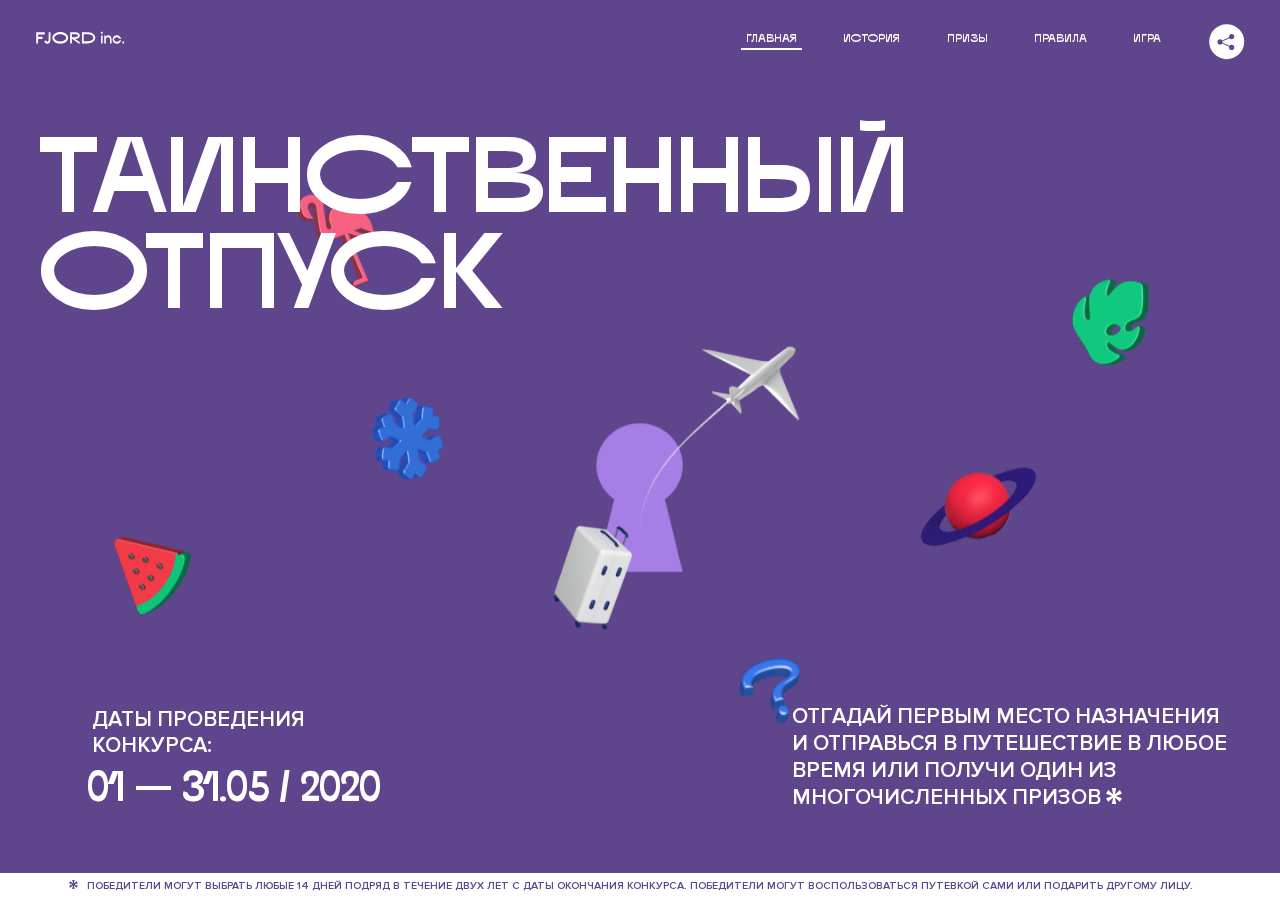
<file: 1/index.html>
<!DOCTYPE html>
<html lang="ru">
<head>
  <meta charset="UTF-8">
  <meta name="description" content="">
  <meta name="viewport" content="width=device-width, initial-scale=1.0">
  <meta http-equiv="X-UA-Compatible" content="ie=edge">
  <title>Mysterious Vacation</title>
  <link rel="stylesheet" href="css/style.min.css">
<link href="css/style.min.css" rel="stylesheet">  <base href="https://htmlacademy-animation.github.io/1796683-magic-vacation-1/1/">
</head>
<body>

  <header class="page-header js-header">
    <div class="page-header__wrapper">
      <a href="#" class="page-header__logo" aria-label="Перейти на страницу FJORD.Inc">
        <svg width="100" height="15" viewBox="0 0 100 15" fill="none" xmlns="http://www.w3.org/2000/svg">
          <path d="M0.26 1.4V14H2.276V8.906H7.334V6.44H2.276V3.848H9.872V1.4H0.26ZM12.733 14.36C15.127 14.36 16.243 12.65 16.243 9.5V1.4H14.263V8.96C14.263 11.21 13.723 11.876 12.733 11.876C11.833 11.876 11.473 11.3 11.347 10.58L9.36702 10.94C9.63702 13.046 10.663 14.36 12.733 14.36ZM18.3918 7.7C18.3918 11.372 22.3878 14.36 27.3198 14.36C32.2518 14.36 36.2478 11.372 36.2478 7.7C36.2478 4.028 32.2518 1.04 27.3198 1.04C22.3878 1.04 18.3918 4.028 18.3918 7.7ZM20.6058 7.7C20.6058 5.378 23.6118 3.524 27.3198 3.524C30.9918 3.524 33.9798 5.378 33.9798 7.7C33.9798 10.004 30.9918 11.858 27.3198 11.858C23.6118 11.858 20.6058 10.004 20.6058 7.7ZM40.403 14V8.906H40.799L49.079 14.702V12.38L44.039 8.906H44.201C47.999 8.906 49.277 7.304 49.277 5.162C49.277 3.092 47.999 1.4 44.201 1.4H38.387V14H40.403ZM43.535 3.722C45.785 3.722 47.045 4.136 47.045 5.432C47.045 6.764 45.785 7.034 43.535 7.034H40.403V3.722H43.535ZM51.6936 1.382V14H57.8676C62.7456 14 66.7236 11.534 66.7236 7.7C66.7236 3.848 62.7456 1.382 57.8676 1.382H51.6936ZM53.7096 11.624V3.722H57.5436C61.5396 3.722 64.4916 5.018 64.4916 7.7C64.4916 10.238 61.5396 11.624 57.5436 11.624H53.7096ZM73.1832 14.018H74.9832V5H73.1832V14.018ZM72.9132 1.976C72.9132 2.57 73.3992 3.092 74.0832 3.092C74.7492 3.092 75.2352 2.57 75.2352 1.976C75.2352 1.382 74.7672 0.805999 74.0832 0.805999C73.3812 0.805999 72.9132 1.382 72.9132 1.976ZM76.7867 14H78.5687V9.104C78.7487 8.006 79.5947 6.962 81.0887 6.962C82.1147 6.962 83.2667 7.448 83.2667 9.554V14H85.0487V9.014C85.0487 6.152 83.2307 4.73 81.3587 4.73C79.9187 4.73 79.0727 5.558 78.5687 6.854V5H76.7867V14ZM90.9898 14.27C93.5098 14.27 95.3818 12.506 95.7238 10.328H94.0498C93.7258 11.3 92.6998 12.02 90.9898 12.02C88.8478 12.02 87.7678 10.922 87.7678 9.59C87.7678 8.24 88.8478 6.962 90.9898 6.962C92.7538 6.962 93.7978 7.844 94.0858 8.924H95.7418C95.4358 6.71 93.6178 4.73 90.9898 4.73C88.0918 4.73 86.1298 7.124 86.1298 9.59C86.1298 12.074 88.1278 14.27 90.9898 14.27ZM97.0693 12.938C97.0693 13.658 97.5553 14.144 98.2753 14.144C98.9953 14.144 99.4813 13.658 99.4813 12.938C99.4813 12.2 98.9953 11.714 98.2753 11.714C97.5553 11.714 97.0693 12.2 97.0693 12.938Z" fill="currentColor"></path>
        </svg>
      </a>
      <button class="page-header__toggler js-menu-toggler" type="button" aria-label="Управление мобильным меню"><span>Меню</span></button>
      <nav class="page-header__nav">
        <div class="page-header__menu js-menu" id="menu">
          <ul>
            <li>
              <a class="js-menu-link active" href="#top" data-href="top">главная</a>
            </li>
            <li>
              <a class="js-menu-link" href="#story" data-href="story">история</a>
            </li>
            <li>
              <a class="js-menu-link" href="#prizes" data-href="prizes">призы</a>
            </li>
            <li>
              <a class="js-menu-link" href="#rules" data-href="rules">правила</a>
            </li>
            <li>
              <a class="js-menu-link" href="#game" data-href="game">игра</a>
            </li>
          </ul>
        </div>
        <div class="page-header__social">
          <div class="social-block js-social-block">
            <button class="social-block__toggler" aria-label="Управлять блоком с социальными кнопками">
              <svg width="26" height="22" viewBox="0 0 27 22" fill="none" xmlns="http://www.w3.org/2000/svg">
                <path d="M19.6721 7.43664C21.6273 7.43664 23.213 5.85095 23.213 3.89566C23.213 1.94037 21.6273 0.354675 19.6721 0.354675C17.7168 0.354675 16.1311 1.94037 16.1311 3.89566C16.1311 4.19968 16.1728 4.49178 16.2458 4.77345L7.21751 8.95527C6.57519 8.05214 5.52303 7.46049 4.33078 7.46049C2.37549 7.46049 0.789795 9.04618 0.789795 11.0015C0.789795 12.9568 2.37549 14.5425 4.33078 14.5425C5.52303 14.5425 6.57668 13.9508 7.21751 13.0477L16.2458 17.2295C16.1743 17.5112 16.1311 17.8033 16.1311 18.1073C16.1311 20.0626 17.7168 21.6483 19.6721 21.6483C21.6273 21.6483 23.213 20.0626 23.213 18.1073C23.213 16.152 21.6273 14.5663 19.6721 14.5663C18.4798 14.5663 17.4262 15.158 16.7853 16.0611L7.75701 11.8793C7.82854 11.5976 7.87176 11.3055 7.87176 11.0015C7.87176 10.6974 7.83003 10.4053 7.75701 10.1237L16.7853 5.94186C17.4262 6.84499 18.4783 7.43664 19.6721 7.43664Z" fill="currentColor"></path>
              </svg>
            </button>
            <ul class="social-block__list">
              <li>
                <a class="social-block__link social-block__link--fb" href="#" aria-label="Мы на Facebook">
                  <svg width="8" height="17" viewBox="0 0 8 17" fill="none" xmlns="http://www.w3.org/2000/svg">
                    <path d="M4.24646 16.9899H1.09275L1.05793 8.49828H0V5.30707H1.05793V3.81124C1.05793 1.42084 2.57654 0 5.21735 0H7.41758V3.18585H5.30841C4.28262 3.18585 4.2478 3.48582 4.2478 4.24914V5.30707H7.42964L7.16716 8.49828H4.2478V16.9899H4.24646Z" fill="currentColor"></path>
                  </svg>
                </a>
              </li>
              <li>
                <a class="social-block__link social-block__link--insta" href="#" aria-label="Мы в Instagram">
                  <svg width="15" height="15" viewBox="0 0 15 15" fill="none" xmlns="http://www.w3.org/2000/svg">
                    <path d="M11.0197 0H4.19806C2.14246 0 0.471191 1.66993 0.471191 3.72285V10.5499C0.471191 12.6082 2.14112 14.2727 4.19806 14.2727H11.0197C13.0753 14.2727 14.7466 12.6082 14.7466 10.5499V3.72285C14.7466 1.67127 13.0753 0 11.0197 0ZM11.0197 12.4849H4.19806C3.13076 12.4849 2.26432 11.6158 2.26432 10.5512V3.72419C2.26432 2.65956 3.13076 1.79715 4.19806 1.79715H11.0197C12.087 1.79715 12.9535 2.6609 12.9535 3.72419V10.5512C12.9535 11.6145 12.087 12.4849 11.0197 12.4849Z" fill="currentColor"></path>
                    <path d="M7.60887 3.11084C5.38989 3.11084 3.58203 4.9187 3.58203 7.14036C3.58203 9.35532 5.38989 11.1645 7.60887 11.1645C9.83053 11.1645 11.6357 9.35666 11.6357 7.14036C11.6357 4.9187 9.83053 3.11084 7.60887 3.11084ZM7.60887 9.36871C6.37551 9.36871 5.37784 8.37372 5.37784 7.14036C5.37784 5.90699 6.37551 4.90665 7.60887 4.90665C8.83822 4.90665 9.84259 5.90833 9.84259 7.14036C9.84392 8.37238 8.83822 9.36871 7.60887 9.36871Z" fill="currentColor"></path>
                    <path d="M11.3573 2.35962C10.8256 2.35962 10.3931 2.79752 10.3931 3.32381C10.3931 3.85546 10.8256 4.29336 11.3573 4.29336C11.8862 4.29336 12.3215 3.85546 12.3215 3.32381C12.3215 2.79752 11.8862 2.35962 11.3573 2.35962Z" fill="currentColor"></path>
                  </svg>
                </a>
              </li>
              <li>
                <a class="social-block__link social-block__link--vk" href="#" aria-label="Мы ВКонтакте">
                  <svg width="17" height="10" viewBox="0 0 17 10" fill="none" xmlns="http://www.w3.org/2000/svg">
                    <path d="M14.1234 4.9002C14.1234 4.9002 16.3623 1.72708 16.5866 0.680242C16.6595 0.312285 16.4947 0.103188 16.1069 0.103188C16.1069 0.103188 14.8193 0.103188 14.168 0.103188C13.7235 0.103188 13.5587 0.293278 13.4235 0.579768C13.4235 0.579768 12.3724 2.82553 11.0969 4.24712C10.6861 4.70333 10.4781 4.84318 10.2511 4.84318C10.0646 4.84318 9.98625 4.6911 9.98625 4.27834V0.649016C9.98625 0.147997 9.92545 0.00135496 9.5066 0.00135496H6.39628C6.15578 0.00135496 6.0085 0.134417 6.0085 0.324506C6.0085 0.801084 6.73406 0.908351 6.73406 2.20231V4.87305C6.73406 5.40529 6.70569 5.61575 6.45303 5.61575C5.78016 5.61575 4.19528 3.30618 3.30623 0.678887C3.12923 0.145282 2.93737 0 2.43475 0H0.486409C0.205373 0 0 0.190085 0 0.476576C0 0.991172 0.60666 3.40801 2.99277 6.64358C4.59927 8.8201 6.70569 10 8.60269 10C9.76196 10 10.0416 9.80312 10.0416 9.31432V7.63883C10.0416 7.22607 10.2065 7.04956 10.4429 7.04956C10.7078 7.04956 11.1847 7.13238 12.2805 8.22268C13.5843 9.47862 13.6762 10 14.3896 10H16.5676C16.7919 10 17 9.89273 17 9.52342C17 9.02919 16.3623 8.15343 15.384 7.10659C14.9801 6.56755 14.3302 5.98914 14.1248 5.72301C13.8275 5.40801 13.9154 5.23014 14.1234 4.9002Z" fill="currentColor"></path>
                  </svg>
                </a>
              </li>
            </ul>
          </div>
        </div>
      </nav>
    </div>
  </header>

  <main class="page-content">

    <section class="animation-screen"></section>

    <section class="screen screen--hidden screen--intro js-scrollspy" id="top">
      <div class="screen__wrapper">
        <div class="intro">
          <h1 class="intro__title">Таинственный отпуск</h1>
          <div class="intro__content">
            <div class="intro__info">
              <p class="intro__label">Даты проведения конкурса:</p>
              <p class="intro__date">01 — 31.05 / 2020</p>
            </div>
            <div class="intro__message">
              <p>
                Отгадай первым место назначения и&nbsp;отправься в&nbsp;путешествие в&nbsp;любое время или получи один из многочисленных призов
                <svg width="16" height="16" viewBox="0 0 10 10" fill="none" xmlns="http://www.w3.org/2000/svg">
                  <path d="M0 6.35337L3.90271 4.99012L0 3.64663L1.34615 1.32374L4.44287 4.01073L3.67364 0H6.34615L5.57692 4.01073L8.65385 1.32374L10 3.64663L6.13405 4.99012L10 6.35337L8.65385 8.65651L5.57692 5.98927L6.34615 10H3.67364L4.44287 5.96952L1.34615 8.65651L0 6.35337Z" fill="currentColor"></path>
                </svg>
              </p>
            </div>
          </div>
        </div>
      </div>
      <div class="screen__footer js-footer">
        <button class="screen__footer-enlarge js-footer-toggler" type="button" aria-label="Показать сообщение">
          <svg width="10" height="10" viewBox="0 0 10 10" fill="none" xmlns="http://www.w3.org/2000/svg">
            <path d="M0 6.35337L3.90271 4.99012L0 3.64663L1.34615 1.32374L4.44287 4.01073L3.67364 0H6.34615L5.57692 4.01073L8.65385 1.32374L10 3.64663L6.13405 4.99012L10 6.35337L8.65385 8.65651L5.57692 5.98927L6.34615 10H3.67364L4.44287 5.96952L1.34615 8.65651L0 6.35337Z" fill="currentColor"></path>
          </svg>
        </button>
        <button class="screen__footer-collapse js-footer-toggler" type="button" aria-label="Скрыть сообщение">
          <svg width="13" height="13" viewBox="0 0 13 13" fill="none" xmlns="http://www.w3.org/2000/svg">
            <line x1="12.3536" y1="0.353553" x2="0.738349" y2="11.9688" stroke="currentColor"></line>
            <line x1="0.738319" y1="0.539925" x2="12.3535" y2="12.1551" stroke="currentColor"></line>
          </svg>
        </button>
        <div class="screen__footer-wrapper">
          <div class="screen__footer-announce">
            <p class="screen__footer-label">Даты проведения конкурса:</p>
            <p class="screen__footer-date">01 — 31.05 / 2020</p>
          </div>
          <div class="screen__footer-note">
            <p>
              <svg width="10" height="10" viewBox="0 0 10 10" fill="none" xmlns="http://www.w3.org/2000/svg">
                <path d="M0 6.35337L3.90271 4.99012L0 3.64663L1.34615 1.32374L4.44287 4.01073L3.67364 0H6.34615L5.57692 4.01073L8.65385 1.32374L10 3.64663L6.13405 4.99012L10 6.35337L8.65385 8.65651L5.57692 5.98927L6.34615 10H3.67364L4.44287 5.96952L1.34615 8.65651L0 6.35337Z" fill="currentColor"></path>
              </svg>
              <span>Победители могут выбрать любые 14 дней подряд в&nbsp;течение двух лет с&nbsp;даты окончания конкурса. Победители могут воспользоваться путевкой сами или подарить другому лицу.</span>
            </p>
          </div>
        </div>
      </div>
    </section>

    <section class="screen screen--hidden screen--story js-scrollspy" id="story">

      <div class="slider swiper-container js-slider">

        <div class="swiper-wrapper">

          <div class="slider__item swiper-slide">
            <h2 class="slider__item-title">История</h2>
            <p class="slider__item-text">Джеймс Таргет был основателем компании &laquo;Fjord Inc.&raquo;. С&nbsp;1965 года &laquo;Fjord Inc.&raquo; прославилась надёжными и&nbsp;удобными чемоданами и&nbsp;аксессуарами для туристов.</p>
          </div>

          <div class="slider__item swiper-slide">
            <p class="slider__item-text">Когда Джеймсу было 7&nbsp;лет, в&nbsp;их&nbsp;доме гостил дядюшка и&nbsp;развлекал детей рассказами о&nbsp;своей поездке в&nbsp;место, показавшееся малышу Таргету невероятным. Тогда Джеймс решил, что однажды посетит его, но&nbsp;не&nbsp;будет рассказывать о&nbsp;мечте, пока не&nbsp;осуществит.</p>
          </div>

          <div class="slider__item swiper-slide">
            <p class="slider__item-text">Джеймс Таргет стал увлеченным путешественником. Он&nbsp;посетил 5&nbsp;континентов, 126&nbsp;стран.</p>
          </div>

          <div class="slider__item swiper-slide">
            <p class="slider__item-text">Он&nbsp;сплавлялся по&nbsp;Амазонке и&nbsp;погружался в&nbsp;пещеры Франции, медитировал в&nbsp;горах Тибета и&nbsp;пожимал руку вождя племени Акугауа.</p>
          </div>

          <div class="slider__item swiper-slide">
            <p class="slider__item-text">Из&nbsp;своих поездок Джеймс Таргет привозил идеи, как сделать свои чемоданы &laquo;Fjord Inc.&raquo; удобными и&nbsp;приспособленными к&nbsp;разным дорожным условиям.</p>
          </div>

          <div class="slider__item swiper-slide">
            <p class="slider__item-text">Всё это время Джеймс не&nbsp;оставлял идею поездки своей мечты. Однако, как только он&nbsp;брался за&nbsp;планирование, возникали препятствия, не&nbsp;позволяющие отправиться туда.</p>
          </div>

          <div class="slider__item swiper-slide">
            <p class="slider__item-text">В&nbsp;возрасте 67&nbsp;лет Джеймс Таргет попал под лавину и&nbsp;погиб. В&nbsp;своём завещании он&nbsp;поручил отправить в&nbsp;заветное путешествие трёх смельчаков, единых с&nbsp;ним духом.</p>
          </div>

          <div class="slider__item swiper-slide">
            <p class="slider__item-text">Тех, кто сможет узнать таинственное место, задавая вопросы специально обученному ИИ&nbsp;&laquo;Соне&raquo;, ждет фантастическое путешествие.</p>
          </div>
        </div>
        <div class="slider__controls">
          <button class="slider__control slider__control--prev js-control-prev" type="button" aria-label="Показать предыдущую историю">
            <svg width="12" height="22" viewBox="0 0 12 22" fill="none" xmlns="http://www.w3.org/2000/svg">
              <path d="M11 1L1 11L11 21" stroke="currentColor" stroke-width="2" stroke-linejoin="round"></path>
            </svg>
          </button>
          <button class="slider__control slider__control--next js-control-next" type="button" aria-label="Показать следующую историю">
            <svg width="12" height="22" viewBox="0 0 12 22" fill="none" xmlns="http://www.w3.org/2000/svg">
              <path d="M1 1L11 11L1 21" stroke="currentColor" stroke-width="2" stroke-linejoin="round"></path>
            </svg>
          </button>
        </div>
        <div class="slider__pagination swiper-pagination"></div>
      </div>
    </section>

    <section class="screen screen--hidden screen--prizes js-scrollspy" id="prizes">
      <div class="screen__wrapper">
        <div class="prizes">
          <h2 class="prizes__title">ПРизы</h2>
          <div class="prizes__lead">
            <p>Найди ответ и&nbsp;получи один из&nbsp;призов:</p>
          </div>
          <ul class="prizes__list">
            <li class="prizes__item prizes__item--journeys">
              <div class="prizes__icon">
                <picture>
                  <source srcset="img/prize1-mob.svg" media="(orientation: portrait)">
                  <img src="img/prize1.svg" alt="">
                </picture>
              </div>
              <p class="prizes__desc">
                <b>3</b>
                <span>загадочных путешествия</span>
              </p>
            </li>
            <li class="prizes__item prizes__item--cases">
              <div class="prizes__icon">
                <picture>
                  <source srcset="img/prize2-mob.svg" media="(orientation: portrait)">
                  <img src="img/prize2.svg" alt="">
                </picture>
              </div>
              <p class="prizes__desc">
                <b>7</b>
                <span>надежных чемоданов</span>
              </p>
            </li>
            <li class="prizes__item prizes__item--codes">
              <div class="prizes__icon">
                <picture>
                  <source srcset="img/prize3-mob.svg" media="(orientation: portrait)">
                  <img src="img/prize3.svg" alt="">
                </picture>
              </div>
              <p class="prizes__desc">
                <b>900</b>
                <span>
                  промокодов на&nbsp;скидку 15%
                  <svg width="10" height="10" viewBox="0 0 10 10" fill="none" xmlns="http://www.w3.org/2000/svg">
                    <path d="M0 6.35337L3.90271 4.99012L0 3.64663L1.34615 1.32374L4.44287 4.01073L3.67364 0H6.34615L5.57692 4.01073L8.65385 1.32374L10 3.64663L6.13405 4.99012L10 6.35337L8.65385 8.65651L5.57692 5.98927L6.34615 10H3.67364L4.44287 5.96952L1.34615 8.65651L0 6.35337Z" fill="currentColor"></path>
                  </svg>
                </span>
              </p>
            </li>
          </ul>
        </div>
      </div>
      <div class="screen__footer js-footer">
        <button class="screen__footer-enlarge js-footer-toggler" type="button" aria-label="Показать сообщение">
          <svg width="10" height="10" viewBox="0 0 10 10" fill="none" xmlns="http://www.w3.org/2000/svg">
            <path d="M0 6.35337L3.90271 4.99012L0 3.64663L1.34615 1.32374L4.44287 4.01073L3.67364 0H6.34615L5.57692 4.01073L8.65385 1.32374L10 3.64663L6.13405 4.99012L10 6.35337L8.65385 8.65651L5.57692 5.98927L6.34615 10H3.67364L4.44287 5.96952L1.34615 8.65651L0 6.35337Z" fill="currentColor"></path>
          </svg>
        </button>
        <button class="screen__footer-collapse js-footer-toggler" type="button" aria-label="Скрыть сообщение">
          <svg width="13" height="13" viewBox="0 0 13 13" fill="none" xmlns="http://www.w3.org/2000/svg">
            <line x1="12.3536" y1="0.353553" x2="0.738349" y2="11.9688" stroke="currentColor"></line>
            <line x1="0.738319" y1="0.539925" x2="12.3535" y2="12.1551" stroke="currentColor"></line>
          </svg>
        </button>
        <div class="screen__footer-wrapper">
          <div class="screen__footer-announce">
            <p class="screen__footer-label">Даты проведения конкурса:</p>
            <p class="screen__footer-date">01 — 31.05 / 2020</p>
          </div>
          <div class="screen__footer-note">
            <p>
              <svg width="10" height="10" viewBox="0 0 10 10" fill="none" xmlns="http://www.w3.org/2000/svg">
                <path d="M0 6.35337L3.90271 4.99012L0 3.64663L1.34615 1.32374L4.44287 4.01073L3.67364 0H6.34615L5.57692 4.01073L8.65385 1.32374L10 3.64663L6.13405 4.99012L10 6.35337L8.65385 8.65651L5.57692 5.98927L6.34615 10H3.67364L4.44287 5.96952L1.34615 8.65651L0 6.35337Z" fill="currentColor"></path>
              </svg>
              <span>Скидка&nbsp;15% на&nbsp;единоразовое приобретение путёвки с&nbsp;1&nbsp;июня 2020 по&nbsp;31&nbsp;мая 2022&nbsp;года. Суммируется с&nbsp;другими акциями</span>
            </p>
          </div>
        </div>
      </div>
    </section>

    <section class="screen screen--hidden screen--rules js-scrollspy" id="rules">
      <div class="screen__wrapper">
        <div class="rules">
          <h2 class="rules__title">Правила</h2>
          <div class="rules__lead">
            <p>Для того чтобы получить наследство Джеймса Таргета, тебе нужно выведать у&nbsp;&laquo;Сони&raquo;, куда предстоит отправиться тебе в&nbsp;случае победы</p>
          </div>
          <ol class="rules__list">
            <li class="rules__item">
              <p>Тебе отводится <br>5&nbsp;минут</p>
            </li>
            <li class="rules__item">
              <p>Задавай любые вопросы в&nbsp;текстовом поле</p>
            </li>
            <li class="rules__item">
              <p>Нажимай кнопку &laquo;Узнать&raquo;, чтобы получить ответ</p>
            </li>
            <li class="rules__item">
              <p>&laquo;Соня&raquo; может отвечать только&nbsp;Да или Нет</p>
            </li>
          </ol>
          <a href="#game" class="rules__link btn">Погнали!</a>
        </div>
      </div>
      <div class="screen__disclaimer">
        <div class="disclaimer">
          <ul>
            <li>
              <a href="#">Правовая информация</a>
            </li>
            <li>
              <a href="#">Подробные правила</a>
            </li>
          </ul>
        </div>
      </div>
    </section>

    <section class="screen screen--hidden screen--game js-scrollspy" id="game">
      <div class="screen__wrapper">
        <div class="game">
          <div class="game__header">
            <h2 class="game__title">Игра</h2>
            <div class="game__counter">
              <span>05</span>:<span>00</span>
            </div>
          </div>
          <div class="game__body">
            <div class="chat">
              <div class="chat__body js-chat">
                <ul class="chat__list" id="messages"></ul>
              </div>
              <div class="chat__footer">
                <form action="#" method="post" class="form" id="message-form">
                  <label for="message-field" class="visually-hidden">Поле для ввода вопроса</label>
                  <input type="text" class="form__field" id="message-field">
                  <button class="form__button btn">
                    Узнать
                    <svg width="18" height="19" viewBox="0 0 18 19" fill="none" xmlns="http://www.w3.org/2000/svg">
                      <path stroke="currentColor" stroke-width="2" d="M9 19V1"></path>
                      <path d="M1 9l8-8 8 8" stroke="currentColor" stroke-width="2" stroke-linejoin="round"></path>
                    </svg>
                  </button>
                </form>
              </div>
            </div>
          </div>
          <!-- временные кнопки для показа результата -->
          <div class="game__buttons">
            <button class="game__button btn js-show-result" type="button" data-target="result">Положительный результат</button>
            <button class="game__button btn js-show-result" type="button" data-target="result2">Положительный результат - 2</button>
            <button class="game__button btn js-show-result" type="button" data-target="result3">Отрицательный результат</button>
          </div>
        </div>
      </div>
    </section>

    <section class="screen screen--hidden screen--result" id="result">
      <div class="screen__wrapper">
        <div class="result result--trip">
          <div class="result__image">
            <picture>
              <source srcset="img/result1-mob.png 1x, img/result1-mob@2x.png 2x" media="(max-width: 768px) and (orientation: portrait)">
              <img src="img/result1.png" srcset="img/result1@2x.png 2x" alt="">
            </picture>
          </div>
          <h2 class="result__title">
            <span class="visually-hidden">ПОбеда!</span>
            <svg xmlns="http://www.w3.org/2000/svg" viewBox="0 0 568.85 109.24">
              <path d="M16,24.44V92H2.6V8H75V92H61.52V24.44H16Z" transform="translate(-2.1 -1.5)" fill="none" stroke="currentColor"></path>
              <path d="M148.76,5.6c32.88,0,59.52,19.92,59.52,44.4s-26.64,44.4-59.52,44.4S89.24,74.48,89.24,50,115.88,5.6,148.76,5.6Zm0,72.12c24.48,0,44.4-12.36,44.4-27.72s-19.92-27.84-44.4-27.84C124,22.16,104,34.52,104,50S124,77.72,148.76,77.72Z" transform="translate(-2.1 -1.5)" fill="none" stroke="currentColor"></path>
              <path d="M287.36,8V24.44H236v14.4h25.32c25.44,0,34,11.16,34,26.52,0,15.6-8.52,26.64-34,26.64H222.56V8h64.8ZM256.88,76.52c15.12,0,23.52-2,23.52-11.52S272,54.44,256.88,54.44H236V76.52h20.88Z" transform="translate(-2.1 -1.5)" fill="none" stroke="currentColor"></path>
              <path d="M371.47,8V24.44H320.84V41.6h33.6V58h-33.6V75.56h50.64V92H307.4V8h64.08Z" transform="translate(-2.1 -1.5)" fill="none" stroke="currentColor"></path>
              <path d="M382.39,110.24V75.56h7.44c4.56-4.68,7.8-18.36,8.76-56L399,8h48.6V75.56h10v34.68H442.87V92H397v18.24H382.39Zm51.72-34.68V24.44H411.55v3.12c-0.48,22.44-3.24,37.68-7.2,48h29.76Z" transform="translate(-2.1 -1.5)" fill="none" stroke="currentColor"></path>
              <path d="M463.75,92l28-84h27.12l28.08,84H533.47l-7.8-23.52h-37.8L480.07,92H463.75Zm56.64-40L507,11.84,493.51,52h26.88Z" transform="translate(-2.1 -1.5)" fill="none" stroke="currentColor"></path>
              <path d="M554.12,70.4L555.55,2H569l1.44,68.4H554.12Zm8.28,6.36c4.8,0,8,3.24,8,8.16a8,8,0,1,1-16.08,0C554.35,80,557.59,76.76,562.39,76.76Z" transform="translate(-2.1 -1.5)" fill="none" stroke="currentColor"></path>
            </svg>
          </h2>
          <div class="result__text">
            <p>ты&nbsp;отправляешься в&nbsp;Арктику!</p>
          </div>
          <div class="result__form">
            <form action="#" method="post" class="form form--result">
              <label for="email-field" class="form__label">зарегистрируй результат</label>
              <input type="email" class="form__field" id="email-field" placeholder="e-mail для регистации результата и получения приза" required="">
              <button class="form__button btn">
                отправить
                <svg width="18" height="19" viewBox="0 0 18 19" fill="none" xmlns="http://www.w3.org/2000/svg">
                  <path stroke="currentColor" stroke-width="2" d="M9 19V1"></path>
                  <path d="M1 9l8-8 8 8" stroke="currentColor" stroke-width="2" stroke-linejoin="round"></path>
                </svg>
              </button>
            </form>
          </div>
        </div>
      </div>
    </section>

    <section class="screen screen--hidden screen--result" id="result2">
      <div class="screen__wrapper">
        <div class="result result--prize">
          <div class="result__image">
            <picture>
              <source srcset="img/result2-mob.png 1x, img/result2-mob@2x.png 2x" media="(max-width: 768px) and (orientation: portrait)">
              <img src="img/result2.png" srcset="img/result2@2x.png 2x" alt="">
            </picture>
          </div>
          <h2 class="result__title">
            <span class="visually-hidden">ПОбеда!</span>
            <svg xmlns="http://www.w3.org/2000/svg" viewBox="0 0 568.85 109.24">
              <path d="M16,24.44V92H2.6V8H75V92H61.52V24.44H16Z" transform="translate(-2.1 -1.5)" fill="none" stroke="currentColor"></path>
              <path d="M148.76,5.6c32.88,0,59.52,19.92,59.52,44.4s-26.64,44.4-59.52,44.4S89.24,74.48,89.24,50,115.88,5.6,148.76,5.6Zm0,72.12c24.48,0,44.4-12.36,44.4-27.72s-19.92-27.84-44.4-27.84C124,22.16,104,34.52,104,50S124,77.72,148.76,77.72Z" transform="translate(-2.1 -1.5)" fill="none" stroke="currentColor"></path>
              <path d="M287.36,8V24.44H236v14.4h25.32c25.44,0,34,11.16,34,26.52,0,15.6-8.52,26.64-34,26.64H222.56V8h64.8ZM256.88,76.52c15.12,0,23.52-2,23.52-11.52S272,54.44,256.88,54.44H236V76.52h20.88Z" transform="translate(-2.1 -1.5)" fill="none" stroke="currentColor"></path>
              <path d="M371.47,8V24.44H320.84V41.6h33.6V58h-33.6V75.56h50.64V92H307.4V8h64.08Z" transform="translate(-2.1 -1.5)" fill="none" stroke="currentColor"></path>
              <path d="M382.39,110.24V75.56h7.44c4.56-4.68,7.8-18.36,8.76-56L399,8h48.6V75.56h10v34.68H442.87V92H397v18.24H382.39Zm51.72-34.68V24.44H411.55v3.12c-0.48,22.44-3.24,37.68-7.2,48h29.76Z" transform="translate(-2.1 -1.5)" fill="none" stroke="currentColor"></path>
              <path d="M463.75,92l28-84h27.12l28.08,84H533.47l-7.8-23.52h-37.8L480.07,92H463.75Zm56.64-40L507,11.84,493.51,52h26.88Z" transform="translate(-2.1 -1.5)" fill="none" stroke="currentColor"></path>
              <path d="M554.12,70.4L555.55,2H569l1.44,68.4H554.12Zm8.28,6.36c4.8,0,8,3.24,8,8.16a8,8,0,1,1-16.08,0C554.35,80,557.59,76.76,562.39,76.76Z" transform="translate(-2.1 -1.5)" fill="none" stroke="currentColor"></path>
            </svg>
          </h2>
          <div class="result__text">
            <p>чемодан &laquo;Fjord&nbsp;Inc.&raquo;&nbsp;твой</p>
          </div>
          <div class="result__form">
            <form action="#" method="post" class="form form--result">
              <label for="email-field2" class="form__label">зарегистрируй результат</label>
              <input type="email" class="form__field" id="email-field2" placeholder="e-mail для регистации результата и получения приза" required="">
              <button class="form__button btn">
                отправить
                <svg width="18" height="19" viewBox="0 0 18 19" fill="none" xmlns="http://www.w3.org/2000/svg">
                  <path stroke="currentColor" stroke-width="2" d="M9 19V1"></path>
                  <path d="M1 9l8-8 8 8" stroke="currentColor" stroke-width="2" stroke-linejoin="round"></path>
                </svg>
              </button>
            </form>
          </div>
        </div>
      </div>
    </section>

    <section class="screen screen--hidden screen--result" id="result3">
      <div class="screen__wrapper">
        <div class="result result--negative">
          <div class="result__image">
            <picture>
              <source srcset="img/result3-mob.png 1x, img/result3-mob@2x.png 2x" media="(max-width: 768px) and (orientation: portrait)">
              <img src="img/result3.png" srcset="img/result3@2x.png 2x" alt="">
            </picture>
          </div>
          <h2 class="result__title">
            <span class="visually-hidden">Не угадал!</span>
            <svg xmlns="http://www.w3.org/2000/svg" viewBox="0 0 660.77 109.24">
              <path d="M2.66,92V8H16.1V42.2H53.3V8H66.74V92H53.3V58.64H16.1V92H2.66Z" transform="translate(-2.16 -1.5)" fill="none" stroke="currentColor"></path>
              <path d="M147.62,8V24.44H97V41.6h33.6V58H97V75.56h50.64V92H83.54V8h64.08Z" transform="translate(-2.16 -1.5)" fill="none" stroke="currentColor"></path>
              <path d="M199.22,8l20.52,42.36L235.34,8h16.44l-31,84H204.38l9.48-25.92L185.78,8h13.44Z" transform="translate(-2.16 -1.5)" fill="none" stroke="currentColor"></path>
              <path d="M273.74,24.44V92H260.3V8h50.16V24.44H273.74Z" transform="translate(-2.16 -1.5)" fill="none" stroke="currentColor"></path>
              <path d="M307.1,92l28-84h27.12l28.08,84H376.82L369,68.48h-37.8L323.42,92H307.1Zm56.64-40L350.3,11.84,336.86,52h26.88Z" transform="translate(-2.16 -1.5)" fill="none" stroke="currentColor"></path>
              <path d="M396.38,110.24V75.56h7.44c4.56-4.68,7.8-18.36,8.76-56L412.94,8h48.6V75.56h10v34.68H456.86V92H411v18.24H396.38ZM448.1,75.56V24.44H425.54v3.12c-0.48,22.44-3.24,37.68-7.2,48H448.1Z" transform="translate(-2.16 -1.5)" fill="none" stroke="currentColor"></path>
              <path d="M477.74,92l28-84h27.12L560.9,92H547.46l-7.8-23.52h-37.8L494.06,92H477.74Zm56.64-40-13.44-40.2L507.5,52h26.88Z" transform="translate(-2.16 -1.5)" fill="none" stroke="currentColor"></path>
              <path d="M568.7,76.88a13.77,13.77,0,0,0,5,1c6.6,0,10.44-6.24,12-58.32L586.22,8h46.2V92H619V24.44H598.82l-0.12,3.12C597.14,81,589,94.4,573.74,94.4a28.55,28.55,0,0,1-6.72-.84Z" transform="translate(-2.16 -1.5)" fill="none" stroke="currentColor"></path>
              <path d="M646.1,70.4L647.54,2H661l1.44,68.4H646.1Zm8.28,6.36c4.8,0,8,3.24,8,8.16a8,8,0,0,1-16.08,0C646.34,80,649.58,76.76,654.38,76.76Z" transform="translate(-2.16 -1.5)" fill="none" stroke="currentColor"></path>
            </svg>
          </h2>
          <button class="result__button js-play" type="button">
            не сдавайся!
            <span>
              <svg width="27" height="22" viewBox="0 0 27 22" fill="none" xmlns="http://www.w3.org/2000/svg">
                <path d="M10.6899 1.47998C5.42992 1.47998 1.16992 5.73998 1.16992 11C1.16992 16.26 5.42992 20.52 10.6899 20.52C15.9499 20.52 20.2099 16.26 20.2099 11V7.13998" stroke="currentColor" stroke-width="2" stroke-miterlimit="10"></path>
                <path d="M15.1099 12.5099L20.1499 7.13989L25.3099 12.6299" stroke="currentColor" stroke-width="2" stroke-miterlimit="10" stroke-linejoin="round"></path>
              </svg>
            </span>
          </button>
        </div>
      </div>
    </section>

  </main>

<script src="js/script.js"></script></body>
</html>
</file>
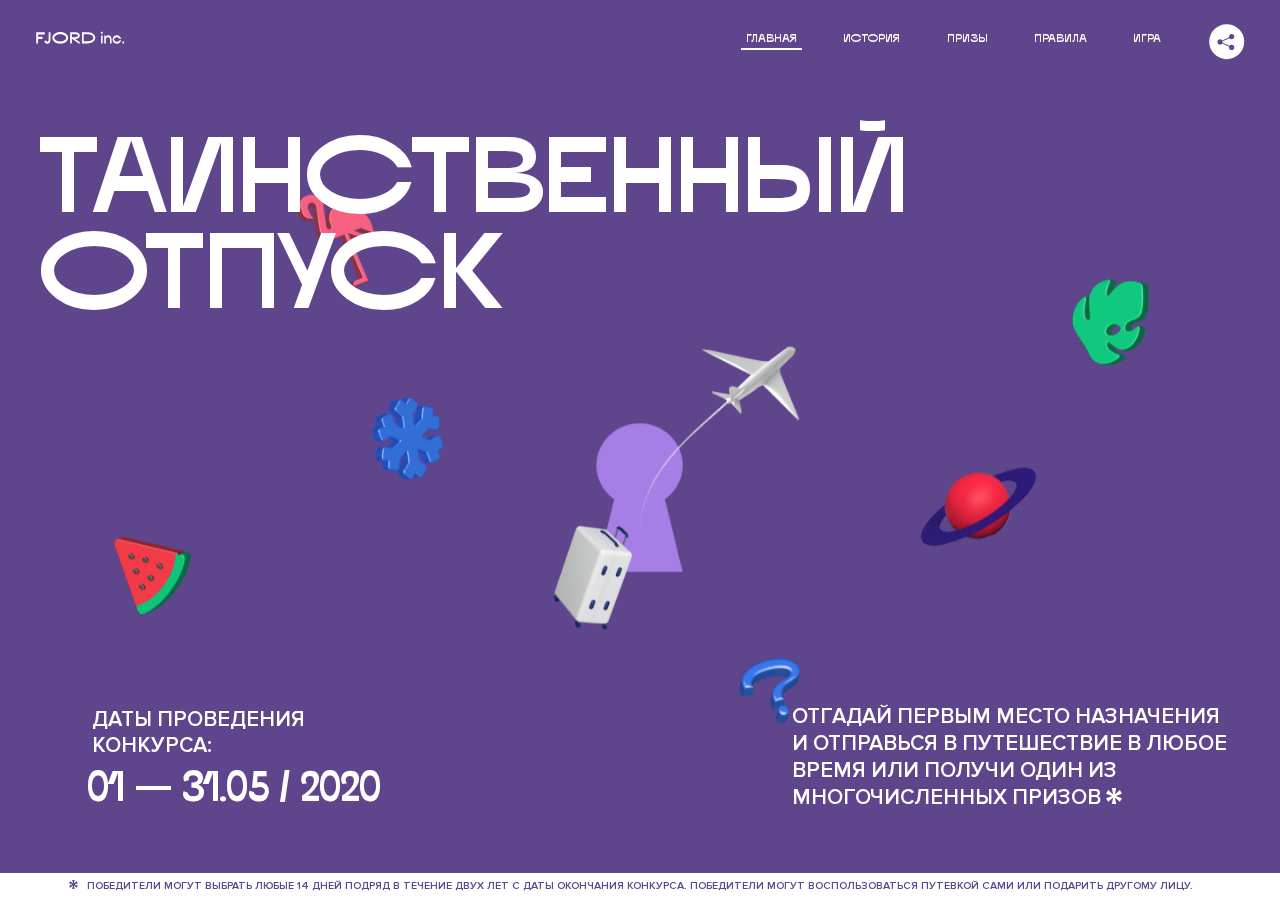
<file: 2/index.html>
<!DOCTYPE html>
<html lang="ru">
<head>
  <meta charset="UTF-8">
  <meta name="description" content="">
  <meta name="viewport" content="width=device-width, initial-scale=1.0">
  <meta http-equiv="X-UA-Compatible" content="ie=edge">
  <title>Mysterious Vacation</title>
  <link rel="stylesheet" href="css/style.min.css">
<link href="css/style.min.css" rel="stylesheet">  <base href="https://htmlacademy-animation.github.io/1796683-magic-vacation-1/2/">
</head>
<body>

  <header class="page-header js-header">
    <div class="page-header__wrapper">
      <a href="#" class="page-header__logo" aria-label="Перейти на страницу FJORD.Inc">
        <svg width="100" height="15" viewBox="0 0 100 15" fill="none" xmlns="http://www.w3.org/2000/svg">
          <path d="M0.26 1.4V14H2.276V8.906H7.334V6.44H2.276V3.848H9.872V1.4H0.26ZM12.733 14.36C15.127 14.36 16.243 12.65 16.243 9.5V1.4H14.263V8.96C14.263 11.21 13.723 11.876 12.733 11.876C11.833 11.876 11.473 11.3 11.347 10.58L9.36702 10.94C9.63702 13.046 10.663 14.36 12.733 14.36ZM18.3918 7.7C18.3918 11.372 22.3878 14.36 27.3198 14.36C32.2518 14.36 36.2478 11.372 36.2478 7.7C36.2478 4.028 32.2518 1.04 27.3198 1.04C22.3878 1.04 18.3918 4.028 18.3918 7.7ZM20.6058 7.7C20.6058 5.378 23.6118 3.524 27.3198 3.524C30.9918 3.524 33.9798 5.378 33.9798 7.7C33.9798 10.004 30.9918 11.858 27.3198 11.858C23.6118 11.858 20.6058 10.004 20.6058 7.7ZM40.403 14V8.906H40.799L49.079 14.702V12.38L44.039 8.906H44.201C47.999 8.906 49.277 7.304 49.277 5.162C49.277 3.092 47.999 1.4 44.201 1.4H38.387V14H40.403ZM43.535 3.722C45.785 3.722 47.045 4.136 47.045 5.432C47.045 6.764 45.785 7.034 43.535 7.034H40.403V3.722H43.535ZM51.6936 1.382V14H57.8676C62.7456 14 66.7236 11.534 66.7236 7.7C66.7236 3.848 62.7456 1.382 57.8676 1.382H51.6936ZM53.7096 11.624V3.722H57.5436C61.5396 3.722 64.4916 5.018 64.4916 7.7C64.4916 10.238 61.5396 11.624 57.5436 11.624H53.7096ZM73.1832 14.018H74.9832V5H73.1832V14.018ZM72.9132 1.976C72.9132 2.57 73.3992 3.092 74.0832 3.092C74.7492 3.092 75.2352 2.57 75.2352 1.976C75.2352 1.382 74.7672 0.805999 74.0832 0.805999C73.3812 0.805999 72.9132 1.382 72.9132 1.976ZM76.7867 14H78.5687V9.104C78.7487 8.006 79.5947 6.962 81.0887 6.962C82.1147 6.962 83.2667 7.448 83.2667 9.554V14H85.0487V9.014C85.0487 6.152 83.2307 4.73 81.3587 4.73C79.9187 4.73 79.0727 5.558 78.5687 6.854V5H76.7867V14ZM90.9898 14.27C93.5098 14.27 95.3818 12.506 95.7238 10.328H94.0498C93.7258 11.3 92.6998 12.02 90.9898 12.02C88.8478 12.02 87.7678 10.922 87.7678 9.59C87.7678 8.24 88.8478 6.962 90.9898 6.962C92.7538 6.962 93.7978 7.844 94.0858 8.924H95.7418C95.4358 6.71 93.6178 4.73 90.9898 4.73C88.0918 4.73 86.1298 7.124 86.1298 9.59C86.1298 12.074 88.1278 14.27 90.9898 14.27ZM97.0693 12.938C97.0693 13.658 97.5553 14.144 98.2753 14.144C98.9953 14.144 99.4813 13.658 99.4813 12.938C99.4813 12.2 98.9953 11.714 98.2753 11.714C97.5553 11.714 97.0693 12.2 97.0693 12.938Z" fill="currentColor"></path>
        </svg>
      </a>
      <button class="page-header__toggler js-menu-toggler" type="button" aria-label="Управление мобильным меню"><span>Меню</span></button>
      <nav class="page-header__nav">
        <div class="page-header__menu js-menu" id="menu">
          <ul>
            <li>
              <a class="js-menu-link active" href="#top" data-href="top">главная</a>
            </li>
            <li>
              <a class="js-menu-link" href="#story" data-href="story">история</a>
            </li>
            <li>
              <a class="js-menu-link" href="#prizes" data-href="prizes">призы</a>
            </li>
            <li>
              <a class="js-menu-link" href="#rules" data-href="rules">правила</a>
            </li>
            <li>
              <a class="js-menu-link" href="#game" data-href="game">игра</a>
            </li>
          </ul>
        </div>
        <div class="page-header__social">
          <div class="social-block js-social-block">
            <button class="social-block__toggler" aria-label="Управлять блоком с социальными кнопками">
              <svg width="26" height="22" viewBox="0 0 27 22" fill="none" xmlns="http://www.w3.org/2000/svg">
                <path d="M19.6721 7.43664C21.6273 7.43664 23.213 5.85095 23.213 3.89566C23.213 1.94037 21.6273 0.354675 19.6721 0.354675C17.7168 0.354675 16.1311 1.94037 16.1311 3.89566C16.1311 4.19968 16.1728 4.49178 16.2458 4.77345L7.21751 8.95527C6.57519 8.05214 5.52303 7.46049 4.33078 7.46049C2.37549 7.46049 0.789795 9.04618 0.789795 11.0015C0.789795 12.9568 2.37549 14.5425 4.33078 14.5425C5.52303 14.5425 6.57668 13.9508 7.21751 13.0477L16.2458 17.2295C16.1743 17.5112 16.1311 17.8033 16.1311 18.1073C16.1311 20.0626 17.7168 21.6483 19.6721 21.6483C21.6273 21.6483 23.213 20.0626 23.213 18.1073C23.213 16.152 21.6273 14.5663 19.6721 14.5663C18.4798 14.5663 17.4262 15.158 16.7853 16.0611L7.75701 11.8793C7.82854 11.5976 7.87176 11.3055 7.87176 11.0015C7.87176 10.6974 7.83003 10.4053 7.75701 10.1237L16.7853 5.94186C17.4262 6.84499 18.4783 7.43664 19.6721 7.43664Z" fill="currentColor"></path>
              </svg>
            </button>
            <ul class="social-block__list">
              <li>
                <a class="social-block__link social-block__link--fb" href="#" aria-label="Мы на Facebook">
                  <svg width="8" height="17" viewBox="0 0 8 17" fill="none" xmlns="http://www.w3.org/2000/svg">
                    <path d="M4.24646 16.9899H1.09275L1.05793 8.49828H0V5.30707H1.05793V3.81124C1.05793 1.42084 2.57654 0 5.21735 0H7.41758V3.18585H5.30841C4.28262 3.18585 4.2478 3.48582 4.2478 4.24914V5.30707H7.42964L7.16716 8.49828H4.2478V16.9899H4.24646Z" fill="currentColor"></path>
                  </svg>
                </a>
              </li>
              <li>
                <a class="social-block__link social-block__link--insta" href="#" aria-label="Мы в Instagram">
                  <svg width="15" height="15" viewBox="0 0 15 15" fill="none" xmlns="http://www.w3.org/2000/svg">
                    <path d="M11.0197 0H4.19806C2.14246 0 0.471191 1.66993 0.471191 3.72285V10.5499C0.471191 12.6082 2.14112 14.2727 4.19806 14.2727H11.0197C13.0753 14.2727 14.7466 12.6082 14.7466 10.5499V3.72285C14.7466 1.67127 13.0753 0 11.0197 0ZM11.0197 12.4849H4.19806C3.13076 12.4849 2.26432 11.6158 2.26432 10.5512V3.72419C2.26432 2.65956 3.13076 1.79715 4.19806 1.79715H11.0197C12.087 1.79715 12.9535 2.6609 12.9535 3.72419V10.5512C12.9535 11.6145 12.087 12.4849 11.0197 12.4849Z" fill="currentColor"></path>
                    <path d="M7.60887 3.11084C5.38989 3.11084 3.58203 4.9187 3.58203 7.14036C3.58203 9.35532 5.38989 11.1645 7.60887 11.1645C9.83053 11.1645 11.6357 9.35666 11.6357 7.14036C11.6357 4.9187 9.83053 3.11084 7.60887 3.11084ZM7.60887 9.36871C6.37551 9.36871 5.37784 8.37372 5.37784 7.14036C5.37784 5.90699 6.37551 4.90665 7.60887 4.90665C8.83822 4.90665 9.84259 5.90833 9.84259 7.14036C9.84392 8.37238 8.83822 9.36871 7.60887 9.36871Z" fill="currentColor"></path>
                    <path d="M11.3573 2.35962C10.8256 2.35962 10.3931 2.79752 10.3931 3.32381C10.3931 3.85546 10.8256 4.29336 11.3573 4.29336C11.8862 4.29336 12.3215 3.85546 12.3215 3.32381C12.3215 2.79752 11.8862 2.35962 11.3573 2.35962Z" fill="currentColor"></path>
                  </svg>
                </a>
              </li>
              <li>
                <a class="social-block__link social-block__link--vk" href="#" aria-label="Мы ВКонтакте">
                  <svg width="17" height="10" viewBox="0 0 17 10" fill="none" xmlns="http://www.w3.org/2000/svg">
                    <path d="M14.1234 4.9002C14.1234 4.9002 16.3623 1.72708 16.5866 0.680242C16.6595 0.312285 16.4947 0.103188 16.1069 0.103188C16.1069 0.103188 14.8193 0.103188 14.168 0.103188C13.7235 0.103188 13.5587 0.293278 13.4235 0.579768C13.4235 0.579768 12.3724 2.82553 11.0969 4.24712C10.6861 4.70333 10.4781 4.84318 10.2511 4.84318C10.0646 4.84318 9.98625 4.6911 9.98625 4.27834V0.649016C9.98625 0.147997 9.92545 0.00135496 9.5066 0.00135496H6.39628C6.15578 0.00135496 6.0085 0.134417 6.0085 0.324506C6.0085 0.801084 6.73406 0.908351 6.73406 2.20231V4.87305C6.73406 5.40529 6.70569 5.61575 6.45303 5.61575C5.78016 5.61575 4.19528 3.30618 3.30623 0.678887C3.12923 0.145282 2.93737 0 2.43475 0H0.486409C0.205373 0 0 0.190085 0 0.476576C0 0.991172 0.60666 3.40801 2.99277 6.64358C4.59927 8.8201 6.70569 10 8.60269 10C9.76196 10 10.0416 9.80312 10.0416 9.31432V7.63883C10.0416 7.22607 10.2065 7.04956 10.4429 7.04956C10.7078 7.04956 11.1847 7.13238 12.2805 8.22268C13.5843 9.47862 13.6762 10 14.3896 10H16.5676C16.7919 10 17 9.89273 17 9.52342C17 9.02919 16.3623 8.15343 15.384 7.10659C14.9801 6.56755 14.3302 5.98914 14.1248 5.72301C13.8275 5.40801 13.9154 5.23014 14.1234 4.9002Z" fill="currentColor"></path>
                  </svg>
                </a>
              </li>
            </ul>
          </div>
        </div>
      </nav>
    </div>
  </header>

  <main class="page-content">

    <section class="animation-screen"></section>

    <section class="screen screen--hidden screen--intro js-scrollspy" id="top">
      <div class="screen__wrapper">
        <div class="intro">
          <h1 class="intro__title">Таинственный отпуск</h1>
          <div class="intro__content">
            <div class="intro__info">
              <p class="intro__label">Даты проведения конкурса:</p>
              <p class="intro__date">01 — 31.05 / 2020</p>
            </div>
            <div class="intro__message">
              <p>
                Отгадай первым место назначения и&nbsp;отправься в&nbsp;путешествие в&nbsp;любое время или получи один из многочисленных призов
                <svg width="16" height="16" viewBox="0 0 10 10" fill="none" xmlns="http://www.w3.org/2000/svg">
                  <path d="M0 6.35337L3.90271 4.99012L0 3.64663L1.34615 1.32374L4.44287 4.01073L3.67364 0H6.34615L5.57692 4.01073L8.65385 1.32374L10 3.64663L6.13405 4.99012L10 6.35337L8.65385 8.65651L5.57692 5.98927L6.34615 10H3.67364L4.44287 5.96952L1.34615 8.65651L0 6.35337Z" fill="currentColor"></path>
                </svg>
              </p>
            </div>
          </div>
        </div>
      </div>
      <div class="screen__footer js-footer">
        <button class="screen__footer-enlarge js-footer-toggler" type="button" aria-label="Показать сообщение">
          <svg width="10" height="10" viewBox="0 0 10 10" fill="none" xmlns="http://www.w3.org/2000/svg">
            <path d="M0 6.35337L3.90271 4.99012L0 3.64663L1.34615 1.32374L4.44287 4.01073L3.67364 0H6.34615L5.57692 4.01073L8.65385 1.32374L10 3.64663L6.13405 4.99012L10 6.35337L8.65385 8.65651L5.57692 5.98927L6.34615 10H3.67364L4.44287 5.96952L1.34615 8.65651L0 6.35337Z" fill="currentColor"></path>
          </svg>
        </button>
        <button class="screen__footer-collapse js-footer-toggler" type="button" aria-label="Скрыть сообщение">
          <svg width="13" height="13" viewBox="0 0 13 13" fill="none" xmlns="http://www.w3.org/2000/svg">
            <line x1="12.3536" y1="0.353553" x2="0.738349" y2="11.9688" stroke="currentColor"></line>
            <line x1="0.738319" y1="0.539925" x2="12.3535" y2="12.1551" stroke="currentColor"></line>
          </svg>
        </button>
        <div class="screen__footer-wrapper">
          <div class="screen__footer-announce">
            <p class="screen__footer-label">Даты проведения конкурса:</p>
            <p class="screen__footer-date">01 — 31.05 / 2020</p>
          </div>
          <div class="screen__footer-note">
            <p>
              <svg width="10" height="10" viewBox="0 0 10 10" fill="none" xmlns="http://www.w3.org/2000/svg">
                <path d="M0 6.35337L3.90271 4.99012L0 3.64663L1.34615 1.32374L4.44287 4.01073L3.67364 0H6.34615L5.57692 4.01073L8.65385 1.32374L10 3.64663L6.13405 4.99012L10 6.35337L8.65385 8.65651L5.57692 5.98927L6.34615 10H3.67364L4.44287 5.96952L1.34615 8.65651L0 6.35337Z" fill="currentColor"></path>
              </svg>
              <span>Победители могут выбрать любые 14 дней подряд в&nbsp;течение двух лет с&nbsp;даты окончания конкурса. Победители могут воспользоваться путевкой сами или подарить другому лицу.</span>
            </p>
          </div>
        </div>
      </div>
    </section>

    <section class="screen screen--hidden screen--story js-scrollspy" id="story">

      <div class="slider swiper-container js-slider">

        <div class="swiper-wrapper">

          <div class="slider__item swiper-slide">
            <h2 class="slider__item-title">История</h2>
            <p class="slider__item-text">Джеймс Таргет был основателем компании &laquo;Fjord Inc.&raquo;. С&nbsp;1965 года &laquo;Fjord Inc.&raquo; прославилась надёжными и&nbsp;удобными чемоданами и&nbsp;аксессуарами для туристов.</p>
          </div>

          <div class="slider__item swiper-slide">
            <p class="slider__item-text">Когда Джеймсу было 7&nbsp;лет, в&nbsp;их&nbsp;доме гостил дядюшка и&nbsp;развлекал детей рассказами о&nbsp;своей поездке в&nbsp;место, показавшееся малышу Таргету невероятным. Тогда Джеймс решил, что однажды посетит его, но&nbsp;не&nbsp;будет рассказывать о&nbsp;мечте, пока не&nbsp;осуществит.</p>
          </div>

          <div class="slider__item swiper-slide">
            <p class="slider__item-text">Джеймс Таргет стал увлеченным путешественником. Он&nbsp;посетил 5&nbsp;континентов, 126&nbsp;стран.</p>
          </div>

          <div class="slider__item swiper-slide">
            <p class="slider__item-text">Он&nbsp;сплавлялся по&nbsp;Амазонке и&nbsp;погружался в&nbsp;пещеры Франции, медитировал в&nbsp;горах Тибета и&nbsp;пожимал руку вождя племени Акугауа.</p>
          </div>

          <div class="slider__item swiper-slide">
            <p class="slider__item-text">Из&nbsp;своих поездок Джеймс Таргет привозил идеи, как сделать свои чемоданы &laquo;Fjord Inc.&raquo; удобными и&nbsp;приспособленными к&nbsp;разным дорожным условиям.</p>
          </div>

          <div class="slider__item swiper-slide">
            <p class="slider__item-text">Всё это время Джеймс не&nbsp;оставлял идею поездки своей мечты. Однако, как только он&nbsp;брался за&nbsp;планирование, возникали препятствия, не&nbsp;позволяющие отправиться туда.</p>
          </div>

          <div class="slider__item swiper-slide">
            <p class="slider__item-text">В&nbsp;возрасте 67&nbsp;лет Джеймс Таргет попал под лавину и&nbsp;погиб. В&nbsp;своём завещании он&nbsp;поручил отправить в&nbsp;заветное путешествие трёх смельчаков, единых с&nbsp;ним духом.</p>
          </div>

          <div class="slider__item swiper-slide">
            <p class="slider__item-text">Тех, кто сможет узнать таинственное место, задавая вопросы специально обученному ИИ&nbsp;&laquo;Соне&raquo;, ждет фантастическое путешествие.</p>
          </div>
        </div>
        <div class="slider__controls">
          <button class="slider__control slider__control--prev js-control-prev" type="button" aria-label="Показать предыдущую историю">
            <svg width="12" height="22" viewBox="0 0 12 22" fill="none" xmlns="http://www.w3.org/2000/svg">
              <path d="M11 1L1 11L11 21" stroke="currentColor" stroke-width="2" stroke-linejoin="round"></path>
            </svg>
          </button>
          <button class="slider__control slider__control--next js-control-next" type="button" aria-label="Показать следующую историю">
            <svg width="12" height="22" viewBox="0 0 12 22" fill="none" xmlns="http://www.w3.org/2000/svg">
              <path d="M1 1L11 11L1 21" stroke="currentColor" stroke-width="2" stroke-linejoin="round"></path>
            </svg>
          </button>
        </div>
        <div class="slider__pagination swiper-pagination"></div>
      </div>
    </section>

    <section class="screen screen--hidden screen--prizes js-scrollspy" id="prizes">
      <div class="screen__wrapper">
        <div class="prizes">
          <h2 class="prizes__title">ПРизы</h2>
          <div class="prizes__lead">
            <p>Найди ответ и&nbsp;получи один из&nbsp;призов:</p>
          </div>
          <ul class="prizes__list">
            <li class="prizes__item prizes__item--journeys">
              <div class="prizes__icon">
                <picture>
                  <source srcset="img/prize1-mob.svg" media="(orientation: portrait)">
                  <img src="img/prize1.svg" alt="">
                </picture>
              </div>
              <p class="prizes__desc">
                <b>3</b>
                <span>загадочных путешествия</span>
              </p>
            </li>
            <li class="prizes__item prizes__item--cases">
              <div class="prizes__icon">
                <picture>
                  <source srcset="img/prize2-mob.svg" media="(orientation: portrait)">
                  <img src="img/prize2.svg" alt="">
                </picture>
              </div>
              <p class="prizes__desc">
                <b>7</b>
                <span>надежных чемоданов</span>
              </p>
            </li>
            <li class="prizes__item prizes__item--codes">
              <div class="prizes__icon">
                <picture>
                  <source srcset="img/prize3-mob.svg" media="(orientation: portrait)">
                  <img src="img/prize3.svg" alt="">
                </picture>
              </div>
              <p class="prizes__desc">
                <b>900</b>
                <span>
                  промокодов на&nbsp;скидку 15%
                  <svg width="10" height="10" viewBox="0 0 10 10" fill="none" xmlns="http://www.w3.org/2000/svg">
                    <path d="M0 6.35337L3.90271 4.99012L0 3.64663L1.34615 1.32374L4.44287 4.01073L3.67364 0H6.34615L5.57692 4.01073L8.65385 1.32374L10 3.64663L6.13405 4.99012L10 6.35337L8.65385 8.65651L5.57692 5.98927L6.34615 10H3.67364L4.44287 5.96952L1.34615 8.65651L0 6.35337Z" fill="currentColor"></path>
                  </svg>
                </span>
              </p>
            </li>
          </ul>
        </div>
      </div>
      <div class="screen__footer js-footer">
        <button class="screen__footer-enlarge js-footer-toggler" type="button" aria-label="Показать сообщение">
          <svg width="10" height="10" viewBox="0 0 10 10" fill="none" xmlns="http://www.w3.org/2000/svg">
            <path d="M0 6.35337L3.90271 4.99012L0 3.64663L1.34615 1.32374L4.44287 4.01073L3.67364 0H6.34615L5.57692 4.01073L8.65385 1.32374L10 3.64663L6.13405 4.99012L10 6.35337L8.65385 8.65651L5.57692 5.98927L6.34615 10H3.67364L4.44287 5.96952L1.34615 8.65651L0 6.35337Z" fill="currentColor"></path>
          </svg>
        </button>
        <button class="screen__footer-collapse js-footer-toggler" type="button" aria-label="Скрыть сообщение">
          <svg width="13" height="13" viewBox="0 0 13 13" fill="none" xmlns="http://www.w3.org/2000/svg">
            <line x1="12.3536" y1="0.353553" x2="0.738349" y2="11.9688" stroke="currentColor"></line>
            <line x1="0.738319" y1="0.539925" x2="12.3535" y2="12.1551" stroke="currentColor"></line>
          </svg>
        </button>
        <div class="screen__footer-wrapper">
          <div class="screen__footer-announce">
            <p class="screen__footer-label">Даты проведения конкурса:</p>
            <p class="screen__footer-date">01 — 31.05 / 2020</p>
          </div>
          <div class="screen__footer-note">
            <p>
              <svg width="10" height="10" viewBox="0 0 10 10" fill="none" xmlns="http://www.w3.org/2000/svg">
                <path d="M0 6.35337L3.90271 4.99012L0 3.64663L1.34615 1.32374L4.44287 4.01073L3.67364 0H6.34615L5.57692 4.01073L8.65385 1.32374L10 3.64663L6.13405 4.99012L10 6.35337L8.65385 8.65651L5.57692 5.98927L6.34615 10H3.67364L4.44287 5.96952L1.34615 8.65651L0 6.35337Z" fill="currentColor"></path>
              </svg>
              <span>Скидка&nbsp;15% на&nbsp;единоразовое приобретение путёвки с&nbsp;1&nbsp;июня 2020 по&nbsp;31&nbsp;мая 2022&nbsp;года. Суммируется с&nbsp;другими акциями</span>
            </p>
          </div>
        </div>
      </div>
    </section>

    <section class="screen screen--hidden screen--rules js-scrollspy" id="rules">
      <div class="screen__wrapper">
        <div class="rules">
          <h2 class="rules__title">Правила</h2>
          <div class="rules__lead">
            <p>Для того чтобы получить наследство Джеймса Таргета, тебе нужно выведать у&nbsp;&laquo;Сони&raquo;, куда предстоит отправиться тебе в&nbsp;случае победы</p>
          </div>
          <ol class="rules__list">
            <li class="rules__item">
              <p>Тебе отводится <br>5&nbsp;минут</p>
            </li>
            <li class="rules__item">
              <p>Задавай любые вопросы в&nbsp;текстовом поле</p>
            </li>
            <li class="rules__item">
              <p>Нажимай кнопку &laquo;Узнать&raquo;, чтобы получить ответ</p>
            </li>
            <li class="rules__item">
              <p>&laquo;Соня&raquo; может отвечать только&nbsp;Да или Нет</p>
            </li>
          </ol>
          <a href="#game" class="rules__link btn">Погнали!</a>
        </div>
      </div>
      <div class="screen__disclaimer">
        <div class="disclaimer">
          <ul>
            <li>
              <a href="#">Правовая информация</a>
            </li>
            <li>
              <a href="#">Подробные правила</a>
            </li>
          </ul>
        </div>
      </div>
    </section>

    <section class="screen screen--hidden screen--game js-scrollspy" id="game">
      <div class="screen__wrapper">
        <div class="game">
          <div class="game__header">
            <h2 class="game__title">Игра</h2>
            <div class="game__counter">
              <span>05</span>:<span>00</span>
            </div>
          </div>
          <div class="game__body">
            <div class="chat">
              <div class="chat__body js-chat">
                <ul class="chat__list" id="messages"></ul>
              </div>
              <div class="chat__footer">
                <form action="#" method="post" class="form" id="message-form">
                  <label for="message-field" class="visually-hidden">Поле для ввода вопроса</label>
                  <input type="text" class="form__field" id="message-field">
                  <button class="form__button btn">
                    Узнать
                    <svg width="18" height="19" viewBox="0 0 18 19" fill="none" xmlns="http://www.w3.org/2000/svg">
                      <path stroke="currentColor" stroke-width="2" d="M9 19V1"></path>
                      <path d="M1 9l8-8 8 8" stroke="currentColor" stroke-width="2" stroke-linejoin="round"></path>
                    </svg>
                  </button>
                </form>
              </div>
            </div>
          </div>
          <!-- временные кнопки для показа результата -->
          <div class="game__buttons">
            <button class="game__button btn js-show-result" type="button" data-target="result">Положительный результат</button>
            <button class="game__button btn js-show-result" type="button" data-target="result2">Положительный результат - 2</button>
            <button class="game__button btn js-show-result" type="button" data-target="result3">Отрицательный результат</button>
          </div>
        </div>
      </div>
    </section>

    <section class="screen screen--hidden screen--result" id="result">
      <div class="screen__wrapper">
        <div class="result result--trip">
          <div class="result__image">
            <picture>
              <source srcset="img/result1-mob.png 1x, img/result1-mob@2x.png 2x" media="(max-width: 768px) and (orientation: portrait)">
              <img src="img/result1.png" srcset="img/result1@2x.png 2x" alt="">
            </picture>
          </div>
          <h2 class="result__title">
            <span class="visually-hidden">ПОбеда!</span>
            <svg xmlns="http://www.w3.org/2000/svg" viewBox="0 0 568.85 109.24">
              <path d="M16,24.44V92H2.6V8H75V92H61.52V24.44H16Z" transform="translate(-2.1 -1.5)" fill="none" stroke="currentColor"></path>
              <path d="M148.76,5.6c32.88,0,59.52,19.92,59.52,44.4s-26.64,44.4-59.52,44.4S89.24,74.48,89.24,50,115.88,5.6,148.76,5.6Zm0,72.12c24.48,0,44.4-12.36,44.4-27.72s-19.92-27.84-44.4-27.84C124,22.16,104,34.52,104,50S124,77.72,148.76,77.72Z" transform="translate(-2.1 -1.5)" fill="none" stroke="currentColor"></path>
              <path d="M287.36,8V24.44H236v14.4h25.32c25.44,0,34,11.16,34,26.52,0,15.6-8.52,26.64-34,26.64H222.56V8h64.8ZM256.88,76.52c15.12,0,23.52-2,23.52-11.52S272,54.44,256.88,54.44H236V76.52h20.88Z" transform="translate(-2.1 -1.5)" fill="none" stroke="currentColor"></path>
              <path d="M371.47,8V24.44H320.84V41.6h33.6V58h-33.6V75.56h50.64V92H307.4V8h64.08Z" transform="translate(-2.1 -1.5)" fill="none" stroke="currentColor"></path>
              <path d="M382.39,110.24V75.56h7.44c4.56-4.68,7.8-18.36,8.76-56L399,8h48.6V75.56h10v34.68H442.87V92H397v18.24H382.39Zm51.72-34.68V24.44H411.55v3.12c-0.48,22.44-3.24,37.68-7.2,48h29.76Z" transform="translate(-2.1 -1.5)" fill="none" stroke="currentColor"></path>
              <path d="M463.75,92l28-84h27.12l28.08,84H533.47l-7.8-23.52h-37.8L480.07,92H463.75Zm56.64-40L507,11.84,493.51,52h26.88Z" transform="translate(-2.1 -1.5)" fill="none" stroke="currentColor"></path>
              <path d="M554.12,70.4L555.55,2H569l1.44,68.4H554.12Zm8.28,6.36c4.8,0,8,3.24,8,8.16a8,8,0,1,1-16.08,0C554.35,80,557.59,76.76,562.39,76.76Z" transform="translate(-2.1 -1.5)" fill="none" stroke="currentColor"></path>
            </svg>
          </h2>
          <div class="result__text">
            <p>ты&nbsp;отправляешься в&nbsp;Арктику!</p>
          </div>
          <div class="result__form">
            <form action="#" method="post" class="form form--result">
              <label for="email-field" class="form__label">зарегистрируй результат</label>
              <input type="email" class="form__field" id="email-field" placeholder="e-mail для регистации результата и получения приза" required="">
              <button class="form__button btn">
                отправить
                <svg width="18" height="19" viewBox="0 0 18 19" fill="none" xmlns="http://www.w3.org/2000/svg">
                  <path stroke="currentColor" stroke-width="2" d="M9 19V1"></path>
                  <path d="M1 9l8-8 8 8" stroke="currentColor" stroke-width="2" stroke-linejoin="round"></path>
                </svg>
              </button>
            </form>
          </div>
        </div>
      </div>
    </section>

    <section class="screen screen--hidden screen--result" id="result2">
      <div class="screen__wrapper">
        <div class="result result--prize">
          <div class="result__image">
            <picture>
              <source srcset="img/result2-mob.png 1x, img/result2-mob@2x.png 2x" media="(max-width: 768px) and (orientation: portrait)">
              <img src="img/result2.png" srcset="img/result2@2x.png 2x" alt="">
            </picture>
          </div>
          <h2 class="result__title">
            <span class="visually-hidden">ПОбеда!</span>
            <svg xmlns="http://www.w3.org/2000/svg" viewBox="0 0 568.85 109.24">
              <path d="M16,24.44V92H2.6V8H75V92H61.52V24.44H16Z" transform="translate(-2.1 -1.5)" fill="none" stroke="currentColor"></path>
              <path d="M148.76,5.6c32.88,0,59.52,19.92,59.52,44.4s-26.64,44.4-59.52,44.4S89.24,74.48,89.24,50,115.88,5.6,148.76,5.6Zm0,72.12c24.48,0,44.4-12.36,44.4-27.72s-19.92-27.84-44.4-27.84C124,22.16,104,34.52,104,50S124,77.72,148.76,77.72Z" transform="translate(-2.1 -1.5)" fill="none" stroke="currentColor"></path>
              <path d="M287.36,8V24.44H236v14.4h25.32c25.44,0,34,11.16,34,26.52,0,15.6-8.52,26.64-34,26.64H222.56V8h64.8ZM256.88,76.52c15.12,0,23.52-2,23.52-11.52S272,54.44,256.88,54.44H236V76.52h20.88Z" transform="translate(-2.1 -1.5)" fill="none" stroke="currentColor"></path>
              <path d="M371.47,8V24.44H320.84V41.6h33.6V58h-33.6V75.56h50.64V92H307.4V8h64.08Z" transform="translate(-2.1 -1.5)" fill="none" stroke="currentColor"></path>
              <path d="M382.39,110.24V75.56h7.44c4.56-4.68,7.8-18.36,8.76-56L399,8h48.6V75.56h10v34.68H442.87V92H397v18.24H382.39Zm51.72-34.68V24.44H411.55v3.12c-0.48,22.44-3.24,37.68-7.2,48h29.76Z" transform="translate(-2.1 -1.5)" fill="none" stroke="currentColor"></path>
              <path d="M463.75,92l28-84h27.12l28.08,84H533.47l-7.8-23.52h-37.8L480.07,92H463.75Zm56.64-40L507,11.84,493.51,52h26.88Z" transform="translate(-2.1 -1.5)" fill="none" stroke="currentColor"></path>
              <path d="M554.12,70.4L555.55,2H569l1.44,68.4H554.12Zm8.28,6.36c4.8,0,8,3.24,8,8.16a8,8,0,1,1-16.08,0C554.35,80,557.59,76.76,562.39,76.76Z" transform="translate(-2.1 -1.5)" fill="none" stroke="currentColor"></path>
            </svg>
          </h2>
          <div class="result__text">
            <p>чемодан &laquo;Fjord&nbsp;Inc.&raquo;&nbsp;твой</p>
          </div>
          <div class="result__form">
            <form action="#" method="post" class="form form--result">
              <label for="email-field2" class="form__label">зарегистрируй результат</label>
              <input type="email" class="form__field" id="email-field2" placeholder="e-mail для регистации результата и получения приза" required="">
              <button class="form__button btn">
                отправить
                <svg width="18" height="19" viewBox="0 0 18 19" fill="none" xmlns="http://www.w3.org/2000/svg">
                  <path stroke="currentColor" stroke-width="2" d="M9 19V1"></path>
                  <path d="M1 9l8-8 8 8" stroke="currentColor" stroke-width="2" stroke-linejoin="round"></path>
                </svg>
              </button>
            </form>
          </div>
        </div>
      </div>
    </section>

    <section class="screen screen--hidden screen--result" id="result3">
      <div class="screen__wrapper">
        <div class="result result--negative">
          <div class="result__image">
            <picture>
              <source srcset="img/result3-mob.png 1x, img/result3-mob@2x.png 2x" media="(max-width: 768px) and (orientation: portrait)">
              <img src="img/result3.png" srcset="img/result3@2x.png 2x" alt="">
            </picture>
          </div>
          <h2 class="result__title">
            <span class="visually-hidden">Не угадал!</span>
            <svg xmlns="http://www.w3.org/2000/svg" viewBox="0 0 660.77 109.24">
              <path d="M2.66,92V8H16.1V42.2H53.3V8H66.74V92H53.3V58.64H16.1V92H2.66Z" transform="translate(-2.16 -1.5)" fill="none" stroke="currentColor"></path>
              <path d="M147.62,8V24.44H97V41.6h33.6V58H97V75.56h50.64V92H83.54V8h64.08Z" transform="translate(-2.16 -1.5)" fill="none" stroke="currentColor"></path>
              <path d="M199.22,8l20.52,42.36L235.34,8h16.44l-31,84H204.38l9.48-25.92L185.78,8h13.44Z" transform="translate(-2.16 -1.5)" fill="none" stroke="currentColor"></path>
              <path d="M273.74,24.44V92H260.3V8h50.16V24.44H273.74Z" transform="translate(-2.16 -1.5)" fill="none" stroke="currentColor"></path>
              <path d="M307.1,92l28-84h27.12l28.08,84H376.82L369,68.48h-37.8L323.42,92H307.1Zm56.64-40L350.3,11.84,336.86,52h26.88Z" transform="translate(-2.16 -1.5)" fill="none" stroke="currentColor"></path>
              <path d="M396.38,110.24V75.56h7.44c4.56-4.68,7.8-18.36,8.76-56L412.94,8h48.6V75.56h10v34.68H456.86V92H411v18.24H396.38ZM448.1,75.56V24.44H425.54v3.12c-0.48,22.44-3.24,37.68-7.2,48H448.1Z" transform="translate(-2.16 -1.5)" fill="none" stroke="currentColor"></path>
              <path d="M477.74,92l28-84h27.12L560.9,92H547.46l-7.8-23.52h-37.8L494.06,92H477.74Zm56.64-40-13.44-40.2L507.5,52h26.88Z" transform="translate(-2.16 -1.5)" fill="none" stroke="currentColor"></path>
              <path d="M568.7,76.88a13.77,13.77,0,0,0,5,1c6.6,0,10.44-6.24,12-58.32L586.22,8h46.2V92H619V24.44H598.82l-0.12,3.12C597.14,81,589,94.4,573.74,94.4a28.55,28.55,0,0,1-6.72-.84Z" transform="translate(-2.16 -1.5)" fill="none" stroke="currentColor"></path>
              <path d="M646.1,70.4L647.54,2H661l1.44,68.4H646.1Zm8.28,6.36c4.8,0,8,3.24,8,8.16a8,8,0,0,1-16.08,0C646.34,80,649.58,76.76,654.38,76.76Z" transform="translate(-2.16 -1.5)" fill="none" stroke="currentColor"></path>
            </svg>
          </h2>
          <button class="result__button js-play" type="button">
            не сдавайся!
            <span>
              <svg width="27" height="22" viewBox="0 0 27 22" fill="none" xmlns="http://www.w3.org/2000/svg">
                <path d="M10.6899 1.47998C5.42992 1.47998 1.16992 5.73998 1.16992 11C1.16992 16.26 5.42992 20.52 10.6899 20.52C15.9499 20.52 20.2099 16.26 20.2099 11V7.13998" stroke="currentColor" stroke-width="2" stroke-miterlimit="10"></path>
                <path d="M15.1099 12.5099L20.1499 7.13989L25.3099 12.6299" stroke="currentColor" stroke-width="2" stroke-miterlimit="10" stroke-linejoin="round"></path>
              </svg>
            </span>
          </button>
        </div>
      </div>
    </section>

  </main>

<script src="js/script.js"></script></body>
</html>
</file>
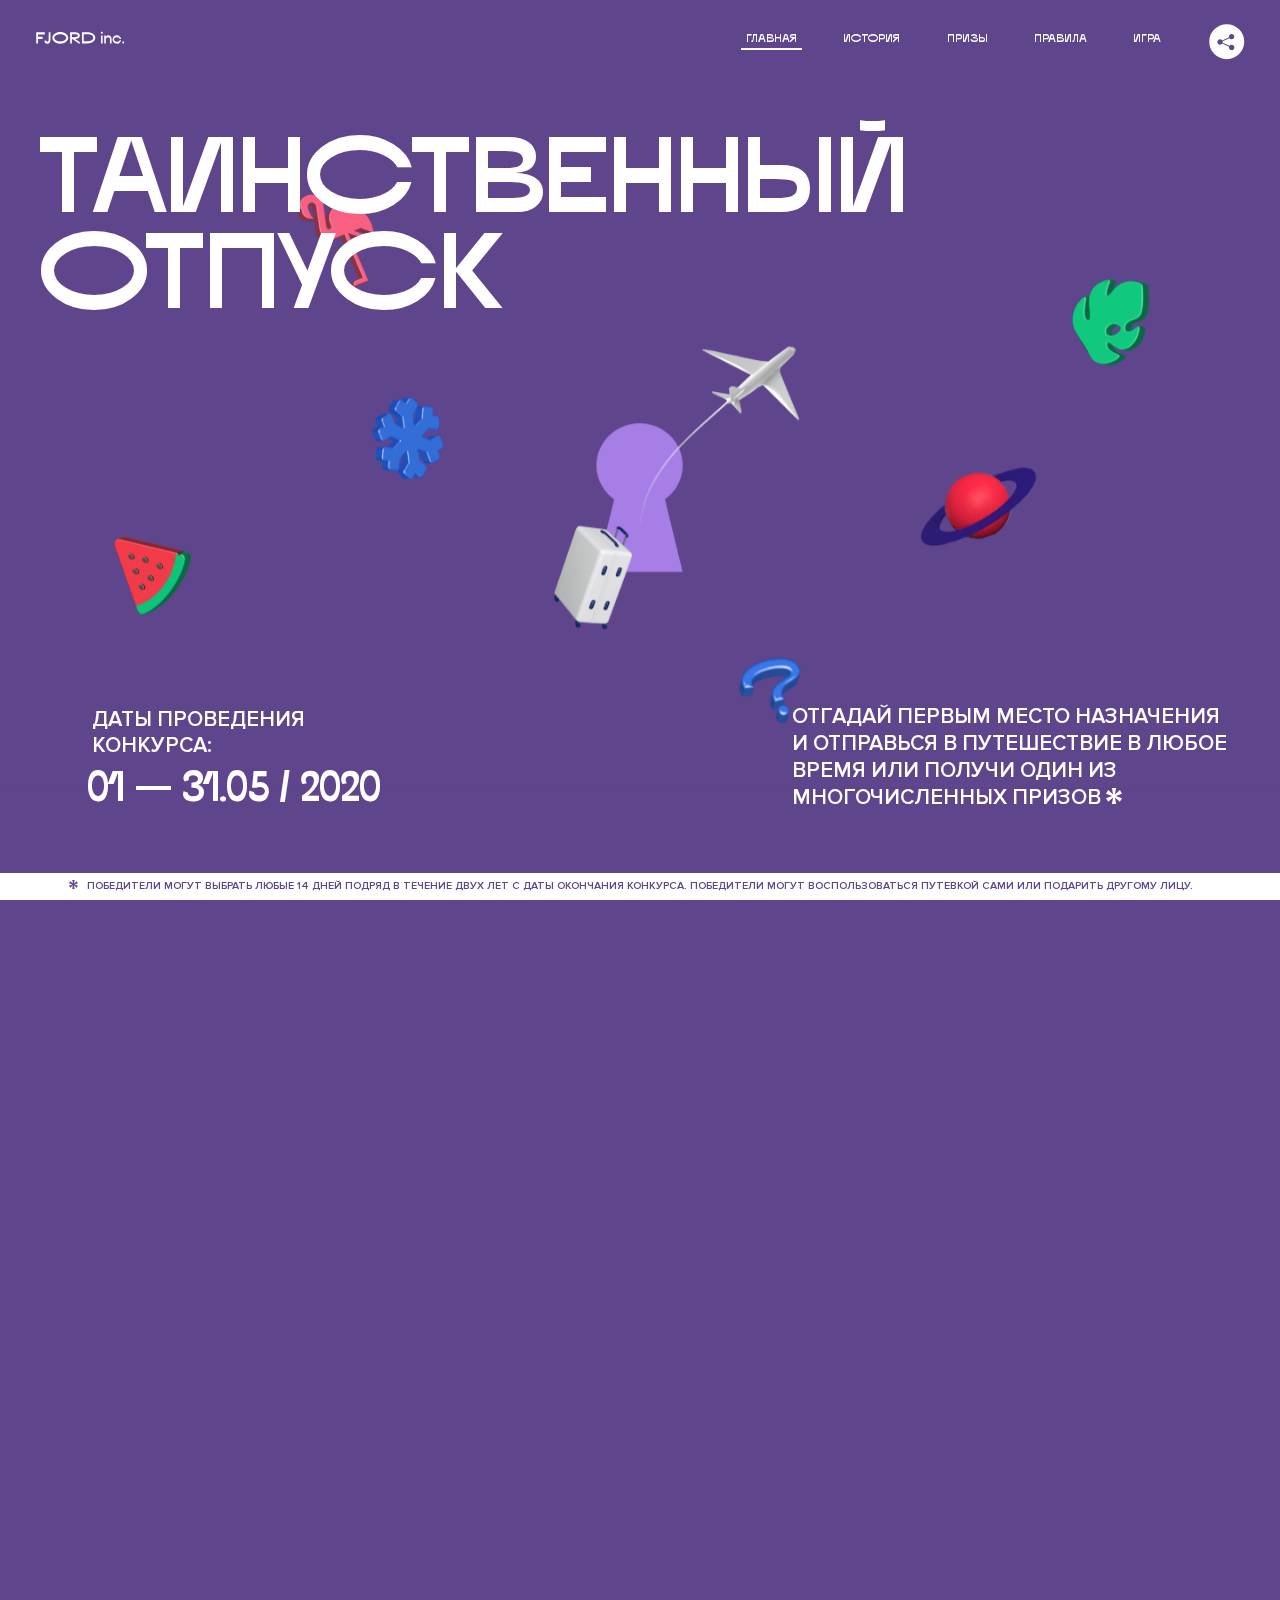
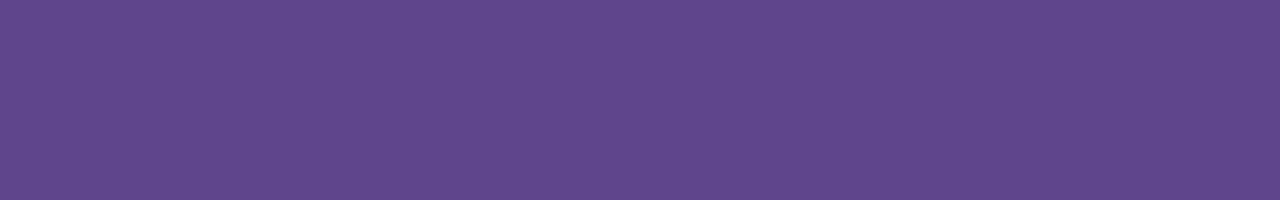
<file: 3/index.html>
<!DOCTYPE html>
<html lang="ru">
<head>
  <meta charset="UTF-8">
  <meta name="description" content="">
  <meta name="viewport" content="width=device-width, initial-scale=1.0">
  <meta http-equiv="X-UA-Compatible" content="ie=edge">
  <title>Mysterious Vacation</title>
<link href="css/style.min.css" rel="stylesheet">  <base href="https://htmlacademy-animation.github.io/1796683-magic-vacation-1/3/">
</head>
<body>

  <header class="page-header js-header">
    <div class="page-header__wrapper">
      <a href="#" class="page-header__logo" aria-label="Перейти на страницу FJORD.Inc">
        <svg width="100" height="15" viewBox="0 0 100 15" fill="none" xmlns="http://www.w3.org/2000/svg">
          <path d="M0.26 1.4V14H2.276V8.906H7.334V6.44H2.276V3.848H9.872V1.4H0.26ZM12.733 14.36C15.127 14.36 16.243 12.65 16.243 9.5V1.4H14.263V8.96C14.263 11.21 13.723 11.876 12.733 11.876C11.833 11.876 11.473 11.3 11.347 10.58L9.36702 10.94C9.63702 13.046 10.663 14.36 12.733 14.36ZM18.3918 7.7C18.3918 11.372 22.3878 14.36 27.3198 14.36C32.2518 14.36 36.2478 11.372 36.2478 7.7C36.2478 4.028 32.2518 1.04 27.3198 1.04C22.3878 1.04 18.3918 4.028 18.3918 7.7ZM20.6058 7.7C20.6058 5.378 23.6118 3.524 27.3198 3.524C30.9918 3.524 33.9798 5.378 33.9798 7.7C33.9798 10.004 30.9918 11.858 27.3198 11.858C23.6118 11.858 20.6058 10.004 20.6058 7.7ZM40.403 14V8.906H40.799L49.079 14.702V12.38L44.039 8.906H44.201C47.999 8.906 49.277 7.304 49.277 5.162C49.277 3.092 47.999 1.4 44.201 1.4H38.387V14H40.403ZM43.535 3.722C45.785 3.722 47.045 4.136 47.045 5.432C47.045 6.764 45.785 7.034 43.535 7.034H40.403V3.722H43.535ZM51.6936 1.382V14H57.8676C62.7456 14 66.7236 11.534 66.7236 7.7C66.7236 3.848 62.7456 1.382 57.8676 1.382H51.6936ZM53.7096 11.624V3.722H57.5436C61.5396 3.722 64.4916 5.018 64.4916 7.7C64.4916 10.238 61.5396 11.624 57.5436 11.624H53.7096ZM73.1832 14.018H74.9832V5H73.1832V14.018ZM72.9132 1.976C72.9132 2.57 73.3992 3.092 74.0832 3.092C74.7492 3.092 75.2352 2.57 75.2352 1.976C75.2352 1.382 74.7672 0.805999 74.0832 0.805999C73.3812 0.805999 72.9132 1.382 72.9132 1.976ZM76.7867 14H78.5687V9.104C78.7487 8.006 79.5947 6.962 81.0887 6.962C82.1147 6.962 83.2667 7.448 83.2667 9.554V14H85.0487V9.014C85.0487 6.152 83.2307 4.73 81.3587 4.73C79.9187 4.73 79.0727 5.558 78.5687 6.854V5H76.7867V14ZM90.9898 14.27C93.5098 14.27 95.3818 12.506 95.7238 10.328H94.0498C93.7258 11.3 92.6998 12.02 90.9898 12.02C88.8478 12.02 87.7678 10.922 87.7678 9.59C87.7678 8.24 88.8478 6.962 90.9898 6.962C92.7538 6.962 93.7978 7.844 94.0858 8.924H95.7418C95.4358 6.71 93.6178 4.73 90.9898 4.73C88.0918 4.73 86.1298 7.124 86.1298 9.59C86.1298 12.074 88.1278 14.27 90.9898 14.27ZM97.0693 12.938C97.0693 13.658 97.5553 14.144 98.2753 14.144C98.9953 14.144 99.4813 13.658 99.4813 12.938C99.4813 12.2 98.9953 11.714 98.2753 11.714C97.5553 11.714 97.0693 12.2 97.0693 12.938Z" fill="currentColor"></path>
        </svg>
      </a>
      <button class="page-header__toggler js-menu-toggler" type="button" aria-label="Управление мобильным меню"><span>Меню</span></button>
      <nav class="page-header__nav">
        <div class="page-header__menu js-menu" id="menu">
          <ul>
            <li>
              <a class="js-menu-link active" href="#top" data-href="top">главная</a>
            </li>
            <li>
              <a class="js-menu-link" href="#story" data-href="story">история</a>
            </li>
            <li>
              <a class="js-menu-link" href="#prizes" data-href="prizes">призы</a>
            </li>
            <li>
              <a class="js-menu-link" href="#rules" data-href="rules">правила</a>
            </li>
            <li>
              <a class="js-menu-link" href="#game" data-href="game">игра</a>
            </li>
          </ul>
        </div>
        <div class="page-header__social">
          <div class="social-block js-social-block">
            <button class="social-block__toggler" aria-label="Управлять блоком с социальными кнопками">
              <svg width="26" height="22" viewBox="0 0 27 22" fill="none" xmlns="http://www.w3.org/2000/svg">
                <path d="M19.6721 7.43664C21.6273 7.43664 23.213 5.85095 23.213 3.89566C23.213 1.94037 21.6273 0.354675 19.6721 0.354675C17.7168 0.354675 16.1311 1.94037 16.1311 3.89566C16.1311 4.19968 16.1728 4.49178 16.2458 4.77345L7.21751 8.95527C6.57519 8.05214 5.52303 7.46049 4.33078 7.46049C2.37549 7.46049 0.789795 9.04618 0.789795 11.0015C0.789795 12.9568 2.37549 14.5425 4.33078 14.5425C5.52303 14.5425 6.57668 13.9508 7.21751 13.0477L16.2458 17.2295C16.1743 17.5112 16.1311 17.8033 16.1311 18.1073C16.1311 20.0626 17.7168 21.6483 19.6721 21.6483C21.6273 21.6483 23.213 20.0626 23.213 18.1073C23.213 16.152 21.6273 14.5663 19.6721 14.5663C18.4798 14.5663 17.4262 15.158 16.7853 16.0611L7.75701 11.8793C7.82854 11.5976 7.87176 11.3055 7.87176 11.0015C7.87176 10.6974 7.83003 10.4053 7.75701 10.1237L16.7853 5.94186C17.4262 6.84499 18.4783 7.43664 19.6721 7.43664Z" fill="currentColor"></path>
              </svg>
            </button>
            <ul class="social-block__list">
              <li>
                <a class="social-block__link social-block__link--fb" href="#" aria-label="Мы на Facebook">
                  <svg width="8" height="17" viewBox="0 0 8 17" fill="none" xmlns="http://www.w3.org/2000/svg">
                    <path d="M4.24646 16.9899H1.09275L1.05793 8.49828H0V5.30707H1.05793V3.81124C1.05793 1.42084 2.57654 0 5.21735 0H7.41758V3.18585H5.30841C4.28262 3.18585 4.2478 3.48582 4.2478 4.24914V5.30707H7.42964L7.16716 8.49828H4.2478V16.9899H4.24646Z" fill="currentColor"></path>
                  </svg>
                </a>
              </li>
              <li>
                <a class="social-block__link social-block__link--insta" href="#" aria-label="Мы в Instagram">
                  <svg width="15" height="15" viewBox="0 0 15 15" fill="none" xmlns="http://www.w3.org/2000/svg">
                    <path d="M11.0197 0H4.19806C2.14246 0 0.471191 1.66993 0.471191 3.72285V10.5499C0.471191 12.6082 2.14112 14.2727 4.19806 14.2727H11.0197C13.0753 14.2727 14.7466 12.6082 14.7466 10.5499V3.72285C14.7466 1.67127 13.0753 0 11.0197 0ZM11.0197 12.4849H4.19806C3.13076 12.4849 2.26432 11.6158 2.26432 10.5512V3.72419C2.26432 2.65956 3.13076 1.79715 4.19806 1.79715H11.0197C12.087 1.79715 12.9535 2.6609 12.9535 3.72419V10.5512C12.9535 11.6145 12.087 12.4849 11.0197 12.4849Z" fill="currentColor"></path>
                    <path d="M7.60887 3.11084C5.38989 3.11084 3.58203 4.9187 3.58203 7.14036C3.58203 9.35532 5.38989 11.1645 7.60887 11.1645C9.83053 11.1645 11.6357 9.35666 11.6357 7.14036C11.6357 4.9187 9.83053 3.11084 7.60887 3.11084ZM7.60887 9.36871C6.37551 9.36871 5.37784 8.37372 5.37784 7.14036C5.37784 5.90699 6.37551 4.90665 7.60887 4.90665C8.83822 4.90665 9.84259 5.90833 9.84259 7.14036C9.84392 8.37238 8.83822 9.36871 7.60887 9.36871Z" fill="currentColor"></path>
                    <path d="M11.3573 2.35962C10.8256 2.35962 10.3931 2.79752 10.3931 3.32381C10.3931 3.85546 10.8256 4.29336 11.3573 4.29336C11.8862 4.29336 12.3215 3.85546 12.3215 3.32381C12.3215 2.79752 11.8862 2.35962 11.3573 2.35962Z" fill="currentColor"></path>
                  </svg>
                </a>
              </li>
              <li>
                <a class="social-block__link social-block__link--vk" href="#" aria-label="Мы ВКонтакте">
                  <svg width="17" height="10" viewBox="0 0 17 10" fill="none" xmlns="http://www.w3.org/2000/svg">
                    <path d="M14.1234 4.9002C14.1234 4.9002 16.3623 1.72708 16.5866 0.680242C16.6595 0.312285 16.4947 0.103188 16.1069 0.103188C16.1069 0.103188 14.8193 0.103188 14.168 0.103188C13.7235 0.103188 13.5587 0.293278 13.4235 0.579768C13.4235 0.579768 12.3724 2.82553 11.0969 4.24712C10.6861 4.70333 10.4781 4.84318 10.2511 4.84318C10.0646 4.84318 9.98625 4.6911 9.98625 4.27834V0.649016C9.98625 0.147997 9.92545 0.00135496 9.5066 0.00135496H6.39628C6.15578 0.00135496 6.0085 0.134417 6.0085 0.324506C6.0085 0.801084 6.73406 0.908351 6.73406 2.20231V4.87305C6.73406 5.40529 6.70569 5.61575 6.45303 5.61575C5.78016 5.61575 4.19528 3.30618 3.30623 0.678887C3.12923 0.145282 2.93737 0 2.43475 0H0.486409C0.205373 0 0 0.190085 0 0.476576C0 0.991172 0.60666 3.40801 2.99277 6.64358C4.59927 8.8201 6.70569 10 8.60269 10C9.76196 10 10.0416 9.80312 10.0416 9.31432V7.63883C10.0416 7.22607 10.2065 7.04956 10.4429 7.04956C10.7078 7.04956 11.1847 7.13238 12.2805 8.22268C13.5843 9.47862 13.6762 10 14.3896 10H16.5676C16.7919 10 17 9.89273 17 9.52342C17 9.02919 16.3623 8.15343 15.384 7.10659C14.9801 6.56755 14.3302 5.98914 14.1248 5.72301C13.8275 5.40801 13.9154 5.23014 14.1234 4.9002Z" fill="currentColor"></path>
                  </svg>
                </a>
              </li>
            </ul>
          </div>
        </div>
      </nav>
    </div>
  </header>

  <main class="page-content">

    <section class="animation-screen"></section>

    <section class="screen screen--hidden screen--intro js-scrollspy" id="top">
      <div class="screen__wrapper">
        <div class="intro">
          <h1 class="intro__title">Таинственный отпуск</h1>
          <div class="intro__content">
            <div class="intro__info">
              <p class="intro__label">Даты проведения конкурса:</p>
              <p class="intro__date">01 — 31.05 / 2020</p>
            </div>
            <div class="intro__message">
              <p>
                Отгадай первым место назначения и&nbsp;отправься в&nbsp;путешествие в&nbsp;любое время или получи один из многочисленных призов
                <svg width="16" height="16" viewBox="0 0 10 10" fill="none" xmlns="http://www.w3.org/2000/svg">
                  <path d="M0 6.35337L3.90271 4.99012L0 3.64663L1.34615 1.32374L4.44287 4.01073L3.67364 0H6.34615L5.57692 4.01073L8.65385 1.32374L10 3.64663L6.13405 4.99012L10 6.35337L8.65385 8.65651L5.57692 5.98927L6.34615 10H3.67364L4.44287 5.96952L1.34615 8.65651L0 6.35337Z" fill="currentColor"></path>
                </svg>
              </p>
            </div>
          </div>
        </div>
      </div>
      <div class="screen__footer js-footer">
        <button class="screen__footer-enlarge js-footer-toggler" type="button" aria-label="Показать сообщение">
          <svg width="10" height="10" viewBox="0 0 10 10" fill="none" xmlns="http://www.w3.org/2000/svg">
            <path d="M0 6.35337L3.90271 4.99012L0 3.64663L1.34615 1.32374L4.44287 4.01073L3.67364 0H6.34615L5.57692 4.01073L8.65385 1.32374L10 3.64663L6.13405 4.99012L10 6.35337L8.65385 8.65651L5.57692 5.98927L6.34615 10H3.67364L4.44287 5.96952L1.34615 8.65651L0 6.35337Z" fill="currentColor"></path>
          </svg>
        </button>
        <button class="screen__footer-collapse js-footer-toggler" type="button" aria-label="Скрыть сообщение">
          <svg width="13" height="13" viewBox="0 0 13 13" fill="none" xmlns="http://www.w3.org/2000/svg">
            <line x1="12.3536" y1="0.353553" x2="0.738349" y2="11.9688" stroke="currentColor"></line>
            <line x1="0.738319" y1="0.539925" x2="12.3535" y2="12.1551" stroke="currentColor"></line>
          </svg>
        </button>
        <div class="screen__footer-wrapper">
          <div class="screen__footer-announce">
            <p class="screen__footer-label">Даты проведения конкурса:</p>
            <p class="screen__footer-date">01 — 31.05 / 2020</p>
          </div>
          <div class="screen__footer-note">
            <p>
              <svg width="10" height="10" viewBox="0 0 10 10" fill="none" xmlns="http://www.w3.org/2000/svg">
                <path d="M0 6.35337L3.90271 4.99012L0 3.64663L1.34615 1.32374L4.44287 4.01073L3.67364 0H6.34615L5.57692 4.01073L8.65385 1.32374L10 3.64663L6.13405 4.99012L10 6.35337L8.65385 8.65651L5.57692 5.98927L6.34615 10H3.67364L4.44287 5.96952L1.34615 8.65651L0 6.35337Z" fill="currentColor"></path>
              </svg>
              <span>Победители могут выбрать любые 14 дней подряд в&nbsp;течение двух лет с&nbsp;даты окончания конкурса. Победители могут воспользоваться путевкой сами или подарить другому лицу.</span>
            </p>
          </div>
        </div>
      </div>
    </section>

    <section class="screen screen--hidden screen--story js-scrollspy" id="story">

      <div class="slider swiper-container js-slider">

        <div class="swiper-wrapper">

          <div class="slider__item swiper-slide">
            <h2 class="slider__item-title">История</h2>
            <p class="slider__item-text">Джеймс Таргет был основателем компании &laquo;Fjord Inc.&raquo;. С&nbsp;1965 года &laquo;Fjord Inc.&raquo; прославилась надёжными и&nbsp;удобными чемоданами и&nbsp;аксессуарами для туристов.</p>
          </div>

          <div class="slider__item swiper-slide">
            <p class="slider__item-text">Когда Джеймсу было 7&nbsp;лет, в&nbsp;их&nbsp;доме гостил дядюшка и&nbsp;развлекал детей рассказами о&nbsp;своей поездке в&nbsp;место, показавшееся малышу Таргету невероятным. Тогда Джеймс решил, что однажды посетит его, но&nbsp;не&nbsp;будет рассказывать о&nbsp;мечте, пока не&nbsp;осуществит.</p>
          </div>

          <div class="slider__item swiper-slide">
            <p class="slider__item-text">Джеймс Таргет стал увлеченным путешественником. Он&nbsp;посетил 5&nbsp;континентов, 126&nbsp;стран.</p>
          </div>

          <div class="slider__item swiper-slide">
            <p class="slider__item-text">Он&nbsp;сплавлялся по&nbsp;Амазонке и&nbsp;погружался в&nbsp;пещеры Франции, медитировал в&nbsp;горах Тибета и&nbsp;пожимал руку вождя племени Акугауа.</p>
          </div>

          <div class="slider__item swiper-slide">
            <p class="slider__item-text">Из&nbsp;своих поездок Джеймс Таргет привозил идеи, как сделать свои чемоданы &laquo;Fjord Inc.&raquo; удобными и&nbsp;приспособленными к&nbsp;разным дорожным условиям.</p>
          </div>

          <div class="slider__item swiper-slide">
            <p class="slider__item-text">Всё это время Джеймс не&nbsp;оставлял идею поездки своей мечты. Однако, как только он&nbsp;брался за&nbsp;планирование, возникали препятствия, не&nbsp;позволяющие отправиться туда.</p>
          </div>

          <div class="slider__item swiper-slide">
            <p class="slider__item-text">В&nbsp;возрасте 67&nbsp;лет Джеймс Таргет попал под лавину и&nbsp;погиб. В&nbsp;своём завещании он&nbsp;поручил отправить в&nbsp;заветное путешествие трёх смельчаков, единых с&nbsp;ним духом.</p>
          </div>

          <div class="slider__item swiper-slide">
            <p class="slider__item-text">Тех, кто сможет узнать таинственное место, задавая вопросы специально обученному ИИ&nbsp;&laquo;Соне&raquo;, ждет фантастическое путешествие.</p>
          </div>
        </div>
        <div class="slider__controls">
          <button class="slider__control slider__control--prev js-control-prev" type="button" aria-label="Показать предыдущую историю">
            <svg width="12" height="22" viewBox="0 0 12 22" fill="none" xmlns="http://www.w3.org/2000/svg">
              <path d="M11 1L1 11L11 21" stroke="currentColor" stroke-width="2" stroke-linejoin="round"></path>
            </svg>
          </button>
          <button class="slider__control slider__control--next js-control-next" type="button" aria-label="Показать следующую историю">
            <svg width="12" height="22" viewBox="0 0 12 22" fill="none" xmlns="http://www.w3.org/2000/svg">
              <path d="M1 1L11 11L1 21" stroke="currentColor" stroke-width="2" stroke-linejoin="round"></path>
            </svg>
          </button>
        </div>
        <div class="slider__pagination swiper-pagination"></div>
      </div>
    </section>

    <section class="screen screen--hidden screen--prizes js-scrollspy" id="prizes">
      <div class="screen__wrapper">
        <div class="prizes">
          <h2 class="prizes__title">ПРизы</h2>
          <div class="prizes__lead">
            <p>Найди ответ и&nbsp;получи один из&nbsp;призов:</p>
          </div>
          <ul class="prizes__list">
            <li class="prizes__item prizes__item--journeys">
              <div class="prizes__icon">
                <picture>
                  <source srcset="img/prize1-mob.svg" media="(orientation: portrait)">
                  <img src="img/prize1.svg" alt="">
                </picture>
              </div>
              <p class="prizes__desc">
                <b>3</b>
                <span>загадочных путешествия</span>
              </p>
            </li>
            <li class="prizes__item prizes__item--cases">
              <div class="prizes__icon">
                <picture>
                  <source srcset="img/prize2-mob.svg" media="(orientation: portrait)">
                  <img src="img/prize2.svg" alt="">
                </picture>
              </div>
              <p class="prizes__desc">
                <b>7</b>
                <span>надежных чемоданов</span>
              </p>
            </li>
            <li class="prizes__item prizes__item--codes">
              <div class="prizes__icon">
                <picture>
                  <source srcset="img/prize3-mob.svg" media="(orientation: portrait)">
                  <img src="img/prize3.svg" alt="">
                </picture>
              </div>
              <p class="prizes__desc">
                <b>900</b>
                <span>
                  промокодов на&nbsp;скидку 15%
                  <svg width="10" height="10" viewBox="0 0 10 10" fill="none" xmlns="http://www.w3.org/2000/svg">
                    <path d="M0 6.35337L3.90271 4.99012L0 3.64663L1.34615 1.32374L4.44287 4.01073L3.67364 0H6.34615L5.57692 4.01073L8.65385 1.32374L10 3.64663L6.13405 4.99012L10 6.35337L8.65385 8.65651L5.57692 5.98927L6.34615 10H3.67364L4.44287 5.96952L1.34615 8.65651L0 6.35337Z" fill="currentColor"></path>
                  </svg>
                </span>
              </p>
            </li>
          </ul>
        </div>
      </div>
      <div class="screen__footer js-footer">
        <button class="screen__footer-enlarge js-footer-toggler" type="button" aria-label="Показать сообщение">
          <svg width="10" height="10" viewBox="0 0 10 10" fill="none" xmlns="http://www.w3.org/2000/svg">
            <path d="M0 6.35337L3.90271 4.99012L0 3.64663L1.34615 1.32374L4.44287 4.01073L3.67364 0H6.34615L5.57692 4.01073L8.65385 1.32374L10 3.64663L6.13405 4.99012L10 6.35337L8.65385 8.65651L5.57692 5.98927L6.34615 10H3.67364L4.44287 5.96952L1.34615 8.65651L0 6.35337Z" fill="currentColor"></path>
          </svg>
        </button>
        <button class="screen__footer-collapse js-footer-toggler" type="button" aria-label="Скрыть сообщение">
          <svg width="13" height="13" viewBox="0 0 13 13" fill="none" xmlns="http://www.w3.org/2000/svg">
            <line x1="12.3536" y1="0.353553" x2="0.738349" y2="11.9688" stroke="currentColor"></line>
            <line x1="0.738319" y1="0.539925" x2="12.3535" y2="12.1551" stroke="currentColor"></line>
          </svg>
        </button>
        <div class="screen__footer-wrapper">
          <div class="screen__footer-announce">
            <p class="screen__footer-label">Даты проведения конкурса:</p>
            <p class="screen__footer-date">01 — 31.05 / 2020</p>
          </div>
          <div class="screen__footer-note">
            <p>
              <svg width="10" height="10" viewBox="0 0 10 10" fill="none" xmlns="http://www.w3.org/2000/svg">
                <path d="M0 6.35337L3.90271 4.99012L0 3.64663L1.34615 1.32374L4.44287 4.01073L3.67364 0H6.34615L5.57692 4.01073L8.65385 1.32374L10 3.64663L6.13405 4.99012L10 6.35337L8.65385 8.65651L5.57692 5.98927L6.34615 10H3.67364L4.44287 5.96952L1.34615 8.65651L0 6.35337Z" fill="currentColor"></path>
              </svg>
              <span>Скидка&nbsp;15% на&nbsp;единоразовое приобретение путёвки с&nbsp;1&nbsp;июня 2020 по&nbsp;31&nbsp;мая 2022&nbsp;года. Суммируется с&nbsp;другими акциями</span>
            </p>
          </div>
        </div>
      </div>
    </section>

    <section class="screen screen--hidden screen--rules js-scrollspy" id="rules">
      <div class="screen__wrapper">
        <div class="rules">
          <h2 class="rules__title">Правила</h2>
          <div class="rules__lead">
            <p>Для того чтобы получить наследство Джеймса Таргета, тебе нужно выведать у&nbsp;&laquo;Сони&raquo;, куда предстоит отправиться тебе в&nbsp;случае победы</p>
          </div>
          <ol class="rules__list">
            <li class="rules__item">
              <p>Тебе отводится <br>5&nbsp;минут</p>
            </li>
            <li class="rules__item">
              <p>Задавай любые вопросы в&nbsp;текстовом поле</p>
            </li>
            <li class="rules__item">
              <p>Нажимай кнопку &laquo;Узнать&raquo;, чтобы получить ответ</p>
            </li>
            <li class="rules__item">
              <p>&laquo;Соня&raquo; может отвечать только&nbsp;Да или Нет</p>
            </li>
          </ol>
          <a href="#game" class="rules__link btn">Погнали!</a>
        </div>
      </div>
      <div class="screen__disclaimer">
        <div class="disclaimer">
          <ul>
            <li>
              <a href="#">Правовая информация</a>
            </li>
            <li>
              <a href="#">Подробные правила</a>
            </li>
          </ul>
        </div>
      </div>
    </section>

    <section class="screen screen--hidden screen--game js-scrollspy" id="game">
      <div class="screen__wrapper">
        <div class="game">
          <div class="game__header">
            <h2 class="game__title">Игра</h2>
            <div class="game__counter">
              <span>05</span>:<span>00</span>
            </div>
          </div>
          <div class="game__body">
            <div class="chat">
              <div class="chat__body js-chat">
                <ul class="chat__list" id="messages"></ul>
              </div>
              <div class="chat__footer">
                <form action="#" method="post" class="form" id="message-form">
                  <label for="message-field" class="visually-hidden">Поле для ввода вопроса</label>
                  <input type="text" class="form__field" id="message-field">
                  <button class="form__button btn">
                    Узнать
                    <svg width="18" height="19" viewBox="0 0 18 19" fill="none" xmlns="http://www.w3.org/2000/svg">
                      <path stroke="currentColor" stroke-width="2" d="M9 19V1"></path>
                      <path d="M1 9l8-8 8 8" stroke="currentColor" stroke-width="2" stroke-linejoin="round"></path>
                    </svg>
                  </button>
                </form>
              </div>
            </div>
          </div>
          <!-- временные кнопки для показа результата -->
          <div class="game__buttons">
            <button class="game__button btn js-show-result" type="button" data-target="result">Положительный результат</button>
            <button class="game__button btn js-show-result" type="button" data-target="result2">Положительный результат - 2</button>
            <button class="game__button btn js-show-result" type="button" data-target="result3">Отрицательный результат</button>
          </div>
        </div>
      </div>
    </section>

    <section class="screen screen--hidden screen--result" id="result">
      <div class="screen__wrapper">
        <div class="result result--trip">
          <div class="result__image">
            <picture>
              <source srcset="img/result1-mob.png 1x, img/result1-mob@2x.png 2x" media="(max-width: 768px) and (orientation: portrait)">
              <img src="img/result1.png" srcset="img/result1@2x.png 2x" alt="">
            </picture>
          </div>
          <h2 class="result__title">
            <span class="visually-hidden">ПОбеда!</span>
            <svg xmlns="http://www.w3.org/2000/svg" viewBox="0 0 568.85 109.24">
              <path d="M16,24.44V92H2.6V8H75V92H61.52V24.44H16Z" transform="translate(-2.1 -1.5)" fill="none" stroke="currentColor"></path>
              <path d="M148.76,5.6c32.88,0,59.52,19.92,59.52,44.4s-26.64,44.4-59.52,44.4S89.24,74.48,89.24,50,115.88,5.6,148.76,5.6Zm0,72.12c24.48,0,44.4-12.36,44.4-27.72s-19.92-27.84-44.4-27.84C124,22.16,104,34.52,104,50S124,77.72,148.76,77.72Z" transform="translate(-2.1 -1.5)" fill="none" stroke="currentColor"></path>
              <path d="M287.36,8V24.44H236v14.4h25.32c25.44,0,34,11.16,34,26.52,0,15.6-8.52,26.64-34,26.64H222.56V8h64.8ZM256.88,76.52c15.12,0,23.52-2,23.52-11.52S272,54.44,256.88,54.44H236V76.52h20.88Z" transform="translate(-2.1 -1.5)" fill="none" stroke="currentColor"></path>
              <path d="M371.47,8V24.44H320.84V41.6h33.6V58h-33.6V75.56h50.64V92H307.4V8h64.08Z" transform="translate(-2.1 -1.5)" fill="none" stroke="currentColor"></path>
              <path d="M382.39,110.24V75.56h7.44c4.56-4.68,7.8-18.36,8.76-56L399,8h48.6V75.56h10v34.68H442.87V92H397v18.24H382.39Zm51.72-34.68V24.44H411.55v3.12c-0.48,22.44-3.24,37.68-7.2,48h29.76Z" transform="translate(-2.1 -1.5)" fill="none" stroke="currentColor"></path>
              <path d="M463.75,92l28-84h27.12l28.08,84H533.47l-7.8-23.52h-37.8L480.07,92H463.75Zm56.64-40L507,11.84,493.51,52h26.88Z" transform="translate(-2.1 -1.5)" fill="none" stroke="currentColor"></path>
              <path d="M554.12,70.4L555.55,2H569l1.44,68.4H554.12Zm8.28,6.36c4.8,0,8,3.24,8,8.16a8,8,0,1,1-16.08,0C554.35,80,557.59,76.76,562.39,76.76Z" transform="translate(-2.1 -1.5)" fill="none" stroke="currentColor"></path>
            </svg>
          </h2>
          <div class="result__text">
            <p>ты&nbsp;отправляешься в&nbsp;Арктику!</p>
          </div>
          <div class="result__form">
            <form action="#" method="post" class="form form--result">
              <label for="email-field" class="form__label">зарегистрируй результат</label>
              <input type="email" class="form__field" id="email-field" placeholder="e-mail для регистации результата и получения приза" required="">
              <button class="form__button btn">
                отправить
                <svg width="18" height="19" viewBox="0 0 18 19" fill="none" xmlns="http://www.w3.org/2000/svg">
                  <path stroke="currentColor" stroke-width="2" d="M9 19V1"></path>
                  <path d="M1 9l8-8 8 8" stroke="currentColor" stroke-width="2" stroke-linejoin="round"></path>
                </svg>
              </button>
            </form>
          </div>
        </div>
      </div>
    </section>

    <section class="screen screen--hidden screen--result" id="result2">
      <div class="screen__wrapper">
        <div class="result result--prize">
          <div class="result__image">
            <picture>
              <source srcset="img/result2-mob.png 1x, img/result2-mob@2x.png 2x" media="(max-width: 768px) and (orientation: portrait)">
              <img src="img/result2.png" srcset="img/result2@2x.png 2x" alt="">
            </picture>
          </div>
          <h2 class="result__title">
            <span class="visually-hidden">ПОбеда!</span>
            <svg xmlns="http://www.w3.org/2000/svg" viewBox="0 0 568.85 109.24">
              <path d="M16,24.44V92H2.6V8H75V92H61.52V24.44H16Z" transform="translate(-2.1 -1.5)" fill="none" stroke="currentColor"></path>
              <path d="M148.76,5.6c32.88,0,59.52,19.92,59.52,44.4s-26.64,44.4-59.52,44.4S89.24,74.48,89.24,50,115.88,5.6,148.76,5.6Zm0,72.12c24.48,0,44.4-12.36,44.4-27.72s-19.92-27.84-44.4-27.84C124,22.16,104,34.52,104,50S124,77.72,148.76,77.72Z" transform="translate(-2.1 -1.5)" fill="none" stroke="currentColor"></path>
              <path d="M287.36,8V24.44H236v14.4h25.32c25.44,0,34,11.16,34,26.52,0,15.6-8.52,26.64-34,26.64H222.56V8h64.8ZM256.88,76.52c15.12,0,23.52-2,23.52-11.52S272,54.44,256.88,54.44H236V76.52h20.88Z" transform="translate(-2.1 -1.5)" fill="none" stroke="currentColor"></path>
              <path d="M371.47,8V24.44H320.84V41.6h33.6V58h-33.6V75.56h50.64V92H307.4V8h64.08Z" transform="translate(-2.1 -1.5)" fill="none" stroke="currentColor"></path>
              <path d="M382.39,110.24V75.56h7.44c4.56-4.68,7.8-18.36,8.76-56L399,8h48.6V75.56h10v34.68H442.87V92H397v18.24H382.39Zm51.72-34.68V24.44H411.55v3.12c-0.48,22.44-3.24,37.68-7.2,48h29.76Z" transform="translate(-2.1 -1.5)" fill="none" stroke="currentColor"></path>
              <path d="M463.75,92l28-84h27.12l28.08,84H533.47l-7.8-23.52h-37.8L480.07,92H463.75Zm56.64-40L507,11.84,493.51,52h26.88Z" transform="translate(-2.1 -1.5)" fill="none" stroke="currentColor"></path>
              <path d="M554.12,70.4L555.55,2H569l1.44,68.4H554.12Zm8.28,6.36c4.8,0,8,3.24,8,8.16a8,8,0,1,1-16.08,0C554.35,80,557.59,76.76,562.39,76.76Z" transform="translate(-2.1 -1.5)" fill="none" stroke="currentColor"></path>
            </svg>
          </h2>
          <div class="result__text">
            <p>чемодан &laquo;Fjord&nbsp;Inc.&raquo;&nbsp;твой</p>
          </div>
          <div class="result__form">
            <form action="#" method="post" class="form form--result">
              <label for="email-field2" class="form__label">зарегистрируй результат</label>
              <input type="email" class="form__field" id="email-field2" placeholder="e-mail для регистации результата и получения приза" required="">
              <button class="form__button btn">
                отправить
                <svg width="18" height="19" viewBox="0 0 18 19" fill="none" xmlns="http://www.w3.org/2000/svg">
                  <path stroke="currentColor" stroke-width="2" d="M9 19V1"></path>
                  <path d="M1 9l8-8 8 8" stroke="currentColor" stroke-width="2" stroke-linejoin="round"></path>
                </svg>
              </button>
            </form>
          </div>
        </div>
      </div>
    </section>

    <section class="screen screen--hidden screen--result" id="result3">
      <div class="screen__wrapper">
        <div class="result result--negative">
          <div class="result__image">
            <picture>
              <source srcset="img/result3-mob.png 1x, img/result3-mob@2x.png 2x" media="(max-width: 768px) and (orientation: portrait)">
              <img src="img/result3.png" srcset="img/result3@2x.png 2x" alt="">
            </picture>
          </div>
          <h2 class="result__title">
            <span class="visually-hidden">Не угадал!</span>
            <svg xmlns="http://www.w3.org/2000/svg" viewBox="0 0 660.77 109.24">
              <path d="M2.66,92V8H16.1V42.2H53.3V8H66.74V92H53.3V58.64H16.1V92H2.66Z" transform="translate(-2.16 -1.5)" fill="none" stroke="currentColor"></path>
              <path d="M147.62,8V24.44H97V41.6h33.6V58H97V75.56h50.64V92H83.54V8h64.08Z" transform="translate(-2.16 -1.5)" fill="none" stroke="currentColor"></path>
              <path d="M199.22,8l20.52,42.36L235.34,8h16.44l-31,84H204.38l9.48-25.92L185.78,8h13.44Z" transform="translate(-2.16 -1.5)" fill="none" stroke="currentColor"></path>
              <path d="M273.74,24.44V92H260.3V8h50.16V24.44H273.74Z" transform="translate(-2.16 -1.5)" fill="none" stroke="currentColor"></path>
              <path d="M307.1,92l28-84h27.12l28.08,84H376.82L369,68.48h-37.8L323.42,92H307.1Zm56.64-40L350.3,11.84,336.86,52h26.88Z" transform="translate(-2.16 -1.5)" fill="none" stroke="currentColor"></path>
              <path d="M396.38,110.24V75.56h7.44c4.56-4.68,7.8-18.36,8.76-56L412.94,8h48.6V75.56h10v34.68H456.86V92H411v18.24H396.38ZM448.1,75.56V24.44H425.54v3.12c-0.48,22.44-3.24,37.68-7.2,48H448.1Z" transform="translate(-2.16 -1.5)" fill="none" stroke="currentColor"></path>
              <path d="M477.74,92l28-84h27.12L560.9,92H547.46l-7.8-23.52h-37.8L494.06,92H477.74Zm56.64-40-13.44-40.2L507.5,52h26.88Z" transform="translate(-2.16 -1.5)" fill="none" stroke="currentColor"></path>
              <path d="M568.7,76.88a13.77,13.77,0,0,0,5,1c6.6,0,10.44-6.24,12-58.32L586.22,8h46.2V92H619V24.44H598.82l-0.12,3.12C597.14,81,589,94.4,573.74,94.4a28.55,28.55,0,0,1-6.72-.84Z" transform="translate(-2.16 -1.5)" fill="none" stroke="currentColor"></path>
              <path d="M646.1,70.4L647.54,2H661l1.44,68.4H646.1Zm8.28,6.36c4.8,0,8,3.24,8,8.16a8,8,0,0,1-16.08,0C646.34,80,649.58,76.76,654.38,76.76Z" transform="translate(-2.16 -1.5)" fill="none" stroke="currentColor"></path>
            </svg>
          </h2>
          <button class="result__button js-play" type="button">
            не сдавайся!
            <span>
              <svg width="27" height="22" viewBox="0 0 27 22" fill="none" xmlns="http://www.w3.org/2000/svg">
                <path d="M10.6899 1.47998C5.42992 1.47998 1.16992 5.73998 1.16992 11C1.16992 16.26 5.42992 20.52 10.6899 20.52C15.9499 20.52 20.2099 16.26 20.2099 11V7.13998" stroke="currentColor" stroke-width="2" stroke-miterlimit="10"></path>
                <path d="M15.1099 12.5099L20.1499 7.13989L25.3099 12.6299" stroke="currentColor" stroke-width="2" stroke-miterlimit="10" stroke-linejoin="round"></path>
              </svg>
            </span>
          </button>
        </div>
      </div>
    </section>

    <div class="fill-screen"></div>

  </main>

<script src="js/script.js"></script></body>
</html>
</file>
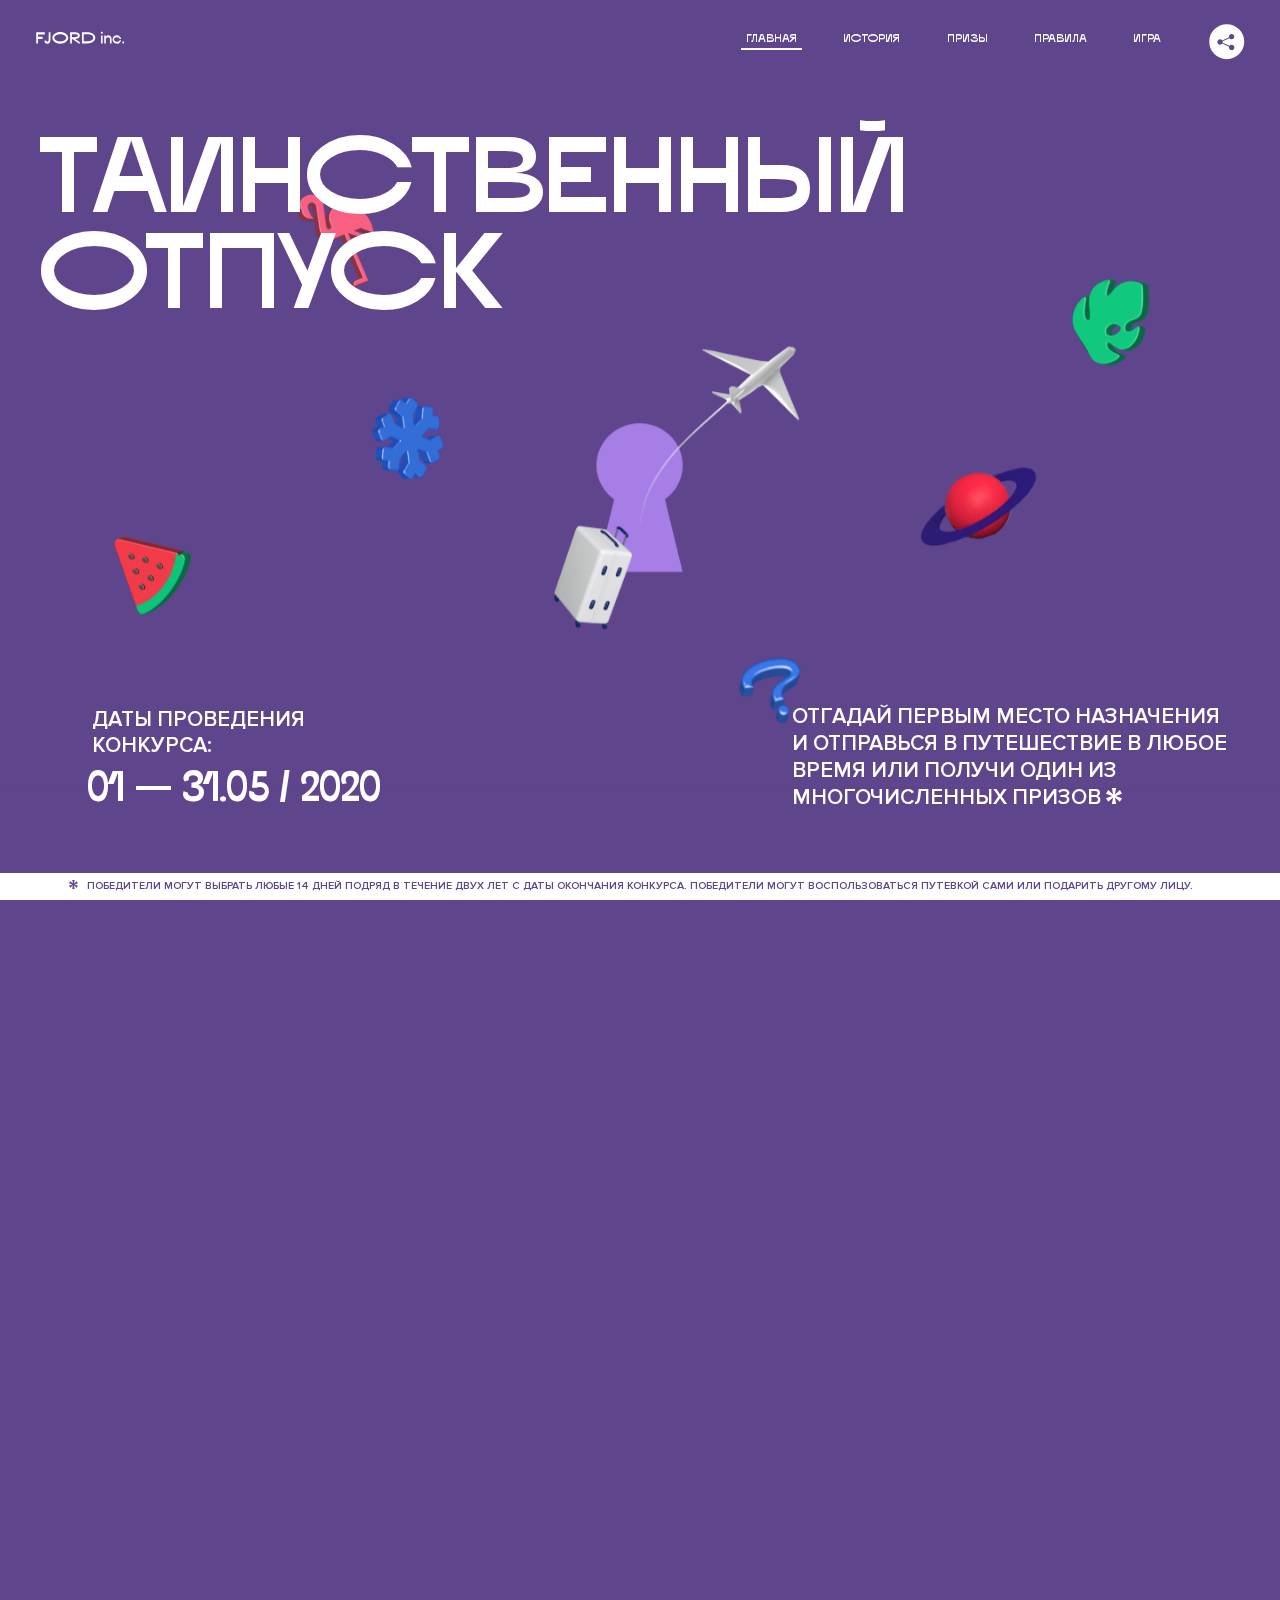
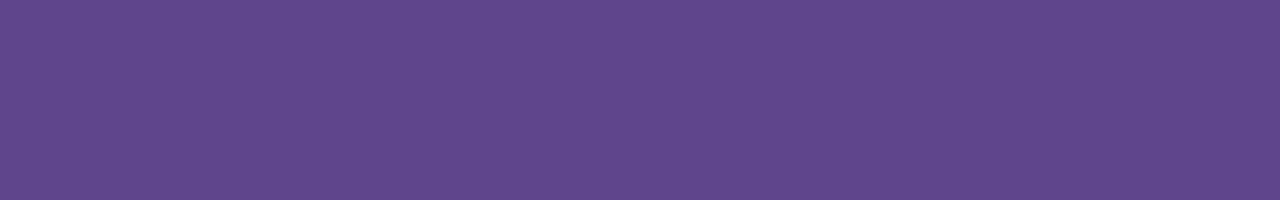
<file: 4/index.html>
<!DOCTYPE html>
<html lang="ru">
<head>
  <meta charset="UTF-8">
  <meta name="description" content="">
  <meta name="viewport" content="width=device-width, initial-scale=1.0">
  <meta http-equiv="X-UA-Compatible" content="ie=edge">
  <title>Mysterious Vacation</title>
<link href="css/style.min.css" rel="stylesheet">  <base href="https://htmlacademy-animation.github.io/1796683-magic-vacation-1/4/">
</head>
<body>

  <header class="page-header js-header">
    <div class="page-header__wrapper">
      <a href="#" class="page-header__logo" aria-label="Перейти на страницу FJORD.Inc">
        <svg width="100" height="15" viewBox="0 0 100 15" fill="none" xmlns="http://www.w3.org/2000/svg">
          <path d="M0.26 1.4V14H2.276V8.906H7.334V6.44H2.276V3.848H9.872V1.4H0.26ZM12.733 14.36C15.127 14.36 16.243 12.65 16.243 9.5V1.4H14.263V8.96C14.263 11.21 13.723 11.876 12.733 11.876C11.833 11.876 11.473 11.3 11.347 10.58L9.36702 10.94C9.63702 13.046 10.663 14.36 12.733 14.36ZM18.3918 7.7C18.3918 11.372 22.3878 14.36 27.3198 14.36C32.2518 14.36 36.2478 11.372 36.2478 7.7C36.2478 4.028 32.2518 1.04 27.3198 1.04C22.3878 1.04 18.3918 4.028 18.3918 7.7ZM20.6058 7.7C20.6058 5.378 23.6118 3.524 27.3198 3.524C30.9918 3.524 33.9798 5.378 33.9798 7.7C33.9798 10.004 30.9918 11.858 27.3198 11.858C23.6118 11.858 20.6058 10.004 20.6058 7.7ZM40.403 14V8.906H40.799L49.079 14.702V12.38L44.039 8.906H44.201C47.999 8.906 49.277 7.304 49.277 5.162C49.277 3.092 47.999 1.4 44.201 1.4H38.387V14H40.403ZM43.535 3.722C45.785 3.722 47.045 4.136 47.045 5.432C47.045 6.764 45.785 7.034 43.535 7.034H40.403V3.722H43.535ZM51.6936 1.382V14H57.8676C62.7456 14 66.7236 11.534 66.7236 7.7C66.7236 3.848 62.7456 1.382 57.8676 1.382H51.6936ZM53.7096 11.624V3.722H57.5436C61.5396 3.722 64.4916 5.018 64.4916 7.7C64.4916 10.238 61.5396 11.624 57.5436 11.624H53.7096ZM73.1832 14.018H74.9832V5H73.1832V14.018ZM72.9132 1.976C72.9132 2.57 73.3992 3.092 74.0832 3.092C74.7492 3.092 75.2352 2.57 75.2352 1.976C75.2352 1.382 74.7672 0.805999 74.0832 0.805999C73.3812 0.805999 72.9132 1.382 72.9132 1.976ZM76.7867 14H78.5687V9.104C78.7487 8.006 79.5947 6.962 81.0887 6.962C82.1147 6.962 83.2667 7.448 83.2667 9.554V14H85.0487V9.014C85.0487 6.152 83.2307 4.73 81.3587 4.73C79.9187 4.73 79.0727 5.558 78.5687 6.854V5H76.7867V14ZM90.9898 14.27C93.5098 14.27 95.3818 12.506 95.7238 10.328H94.0498C93.7258 11.3 92.6998 12.02 90.9898 12.02C88.8478 12.02 87.7678 10.922 87.7678 9.59C87.7678 8.24 88.8478 6.962 90.9898 6.962C92.7538 6.962 93.7978 7.844 94.0858 8.924H95.7418C95.4358 6.71 93.6178 4.73 90.9898 4.73C88.0918 4.73 86.1298 7.124 86.1298 9.59C86.1298 12.074 88.1278 14.27 90.9898 14.27ZM97.0693 12.938C97.0693 13.658 97.5553 14.144 98.2753 14.144C98.9953 14.144 99.4813 13.658 99.4813 12.938C99.4813 12.2 98.9953 11.714 98.2753 11.714C97.5553 11.714 97.0693 12.2 97.0693 12.938Z" fill="currentColor"></path>
        </svg>
      </a>
      <button class="page-header__toggler js-menu-toggler" type="button" aria-label="Управление мобильным меню"><span>Меню</span></button>
      <nav class="page-header__nav">
        <div class="page-header__menu js-menu" id="menu">
          <ul>
            <li>
              <a class="js-menu-link active" href="#top" data-href="top">главная</a>
            </li>
            <li>
              <a class="js-menu-link" href="#story" data-href="story">история</a>
            </li>
            <li>
              <a class="js-menu-link" href="#prizes" data-href="prizes">призы</a>
            </li>
            <li>
              <a class="js-menu-link" href="#rules" data-href="rules">правила</a>
            </li>
            <li>
              <a class="js-menu-link" href="#game" data-href="game">игра</a>
            </li>
          </ul>
        </div>
        <div class="page-header__social">
          <div class="social-block js-social-block">
            <button class="social-block__toggler" aria-label="Управлять блоком с социальными кнопками">
              <svg width="26" height="22" viewBox="0 0 27 22" fill="none" xmlns="http://www.w3.org/2000/svg">
                <path d="M19.6721 7.43664C21.6273 7.43664 23.213 5.85095 23.213 3.89566C23.213 1.94037 21.6273 0.354675 19.6721 0.354675C17.7168 0.354675 16.1311 1.94037 16.1311 3.89566C16.1311 4.19968 16.1728 4.49178 16.2458 4.77345L7.21751 8.95527C6.57519 8.05214 5.52303 7.46049 4.33078 7.46049C2.37549 7.46049 0.789795 9.04618 0.789795 11.0015C0.789795 12.9568 2.37549 14.5425 4.33078 14.5425C5.52303 14.5425 6.57668 13.9508 7.21751 13.0477L16.2458 17.2295C16.1743 17.5112 16.1311 17.8033 16.1311 18.1073C16.1311 20.0626 17.7168 21.6483 19.6721 21.6483C21.6273 21.6483 23.213 20.0626 23.213 18.1073C23.213 16.152 21.6273 14.5663 19.6721 14.5663C18.4798 14.5663 17.4262 15.158 16.7853 16.0611L7.75701 11.8793C7.82854 11.5976 7.87176 11.3055 7.87176 11.0015C7.87176 10.6974 7.83003 10.4053 7.75701 10.1237L16.7853 5.94186C17.4262 6.84499 18.4783 7.43664 19.6721 7.43664Z" fill="currentColor"></path>
              </svg>
            </button>
            <ul class="social-block__list">
              <li>
                <a class="social-block__link social-block__link--fb" href="#" aria-label="Мы на Facebook">
                  <svg width="8" height="17" viewBox="0 0 8 17" fill="none" xmlns="http://www.w3.org/2000/svg">
                    <path d="M4.24646 16.9899H1.09275L1.05793 8.49828H0V5.30707H1.05793V3.81124C1.05793 1.42084 2.57654 0 5.21735 0H7.41758V3.18585H5.30841C4.28262 3.18585 4.2478 3.48582 4.2478 4.24914V5.30707H7.42964L7.16716 8.49828H4.2478V16.9899H4.24646Z" fill="currentColor"></path>
                  </svg>
                </a>
              </li>
              <li>
                <a class="social-block__link social-block__link--insta" href="#" aria-label="Мы в Instagram">
                  <svg width="15" height="15" viewBox="0 0 15 15" fill="none" xmlns="http://www.w3.org/2000/svg">
                    <path d="M11.0197 0H4.19806C2.14246 0 0.471191 1.66993 0.471191 3.72285V10.5499C0.471191 12.6082 2.14112 14.2727 4.19806 14.2727H11.0197C13.0753 14.2727 14.7466 12.6082 14.7466 10.5499V3.72285C14.7466 1.67127 13.0753 0 11.0197 0ZM11.0197 12.4849H4.19806C3.13076 12.4849 2.26432 11.6158 2.26432 10.5512V3.72419C2.26432 2.65956 3.13076 1.79715 4.19806 1.79715H11.0197C12.087 1.79715 12.9535 2.6609 12.9535 3.72419V10.5512C12.9535 11.6145 12.087 12.4849 11.0197 12.4849Z" fill="currentColor"></path>
                    <path d="M7.60887 3.11084C5.38989 3.11084 3.58203 4.9187 3.58203 7.14036C3.58203 9.35532 5.38989 11.1645 7.60887 11.1645C9.83053 11.1645 11.6357 9.35666 11.6357 7.14036C11.6357 4.9187 9.83053 3.11084 7.60887 3.11084ZM7.60887 9.36871C6.37551 9.36871 5.37784 8.37372 5.37784 7.14036C5.37784 5.90699 6.37551 4.90665 7.60887 4.90665C8.83822 4.90665 9.84259 5.90833 9.84259 7.14036C9.84392 8.37238 8.83822 9.36871 7.60887 9.36871Z" fill="currentColor"></path>
                    <path d="M11.3573 2.35962C10.8256 2.35962 10.3931 2.79752 10.3931 3.32381C10.3931 3.85546 10.8256 4.29336 11.3573 4.29336C11.8862 4.29336 12.3215 3.85546 12.3215 3.32381C12.3215 2.79752 11.8862 2.35962 11.3573 2.35962Z" fill="currentColor"></path>
                  </svg>
                </a>
              </li>
              <li>
                <a class="social-block__link social-block__link--vk" href="#" aria-label="Мы ВКонтакте">
                  <svg width="17" height="10" viewBox="0 0 17 10" fill="none" xmlns="http://www.w3.org/2000/svg">
                    <path d="M14.1234 4.9002C14.1234 4.9002 16.3623 1.72708 16.5866 0.680242C16.6595 0.312285 16.4947 0.103188 16.1069 0.103188C16.1069 0.103188 14.8193 0.103188 14.168 0.103188C13.7235 0.103188 13.5587 0.293278 13.4235 0.579768C13.4235 0.579768 12.3724 2.82553 11.0969 4.24712C10.6861 4.70333 10.4781 4.84318 10.2511 4.84318C10.0646 4.84318 9.98625 4.6911 9.98625 4.27834V0.649016C9.98625 0.147997 9.92545 0.00135496 9.5066 0.00135496H6.39628C6.15578 0.00135496 6.0085 0.134417 6.0085 0.324506C6.0085 0.801084 6.73406 0.908351 6.73406 2.20231V4.87305C6.73406 5.40529 6.70569 5.61575 6.45303 5.61575C5.78016 5.61575 4.19528 3.30618 3.30623 0.678887C3.12923 0.145282 2.93737 0 2.43475 0H0.486409C0.205373 0 0 0.190085 0 0.476576C0 0.991172 0.60666 3.40801 2.99277 6.64358C4.59927 8.8201 6.70569 10 8.60269 10C9.76196 10 10.0416 9.80312 10.0416 9.31432V7.63883C10.0416 7.22607 10.2065 7.04956 10.4429 7.04956C10.7078 7.04956 11.1847 7.13238 12.2805 8.22268C13.5843 9.47862 13.6762 10 14.3896 10H16.5676C16.7919 10 17 9.89273 17 9.52342C17 9.02919 16.3623 8.15343 15.384 7.10659C14.9801 6.56755 14.3302 5.98914 14.1248 5.72301C13.8275 5.40801 13.9154 5.23014 14.1234 4.9002Z" fill="currentColor"></path>
                  </svg>
                </a>
              </li>
            </ul>
          </div>
        </div>
      </nav>
    </div>
  </header>

  <main class="page-content">

    <section class="animation-screen"></section>

    <section class="screen screen--hidden screen--intro js-scrollspy" id="top">
      <div class="screen__wrapper">
        <div class="intro">
          <h1 class="intro__title">Таинственный отпуск</h1>
          <div class="intro__content">
            <div class="intro__info">
              <p class="intro__label">Даты проведения конкурса:</p>
              <p class="intro__date">01 — 31.05 / 2020</p>
            </div>
            <div class="intro__message">
              <p>
                Отгадай первым место назначения и&nbsp;отправься в&nbsp;путешествие в&nbsp;любое время или получи один из многочисленных призов
                <svg width="16" height="16" viewBox="0 0 10 10" fill="none" xmlns="http://www.w3.org/2000/svg">
                  <path d="M0 6.35337L3.90271 4.99012L0 3.64663L1.34615 1.32374L4.44287 4.01073L3.67364 0H6.34615L5.57692 4.01073L8.65385 1.32374L10 3.64663L6.13405 4.99012L10 6.35337L8.65385 8.65651L5.57692 5.98927L6.34615 10H3.67364L4.44287 5.96952L1.34615 8.65651L0 6.35337Z" fill="currentColor"></path>
                </svg>
              </p>
            </div>
          </div>
        </div>
      </div>
      <div class="screen__footer js-footer">
        <button class="screen__footer-enlarge js-footer-toggler" type="button" aria-label="Показать сообщение">
          <svg width="10" height="10" viewBox="0 0 10 10" fill="none" xmlns="http://www.w3.org/2000/svg">
            <path d="M0 6.35337L3.90271 4.99012L0 3.64663L1.34615 1.32374L4.44287 4.01073L3.67364 0H6.34615L5.57692 4.01073L8.65385 1.32374L10 3.64663L6.13405 4.99012L10 6.35337L8.65385 8.65651L5.57692 5.98927L6.34615 10H3.67364L4.44287 5.96952L1.34615 8.65651L0 6.35337Z" fill="currentColor"></path>
          </svg>
        </button>
        <button class="screen__footer-collapse js-footer-toggler" type="button" aria-label="Скрыть сообщение">
          <svg width="13" height="13" viewBox="0 0 13 13" fill="none" xmlns="http://www.w3.org/2000/svg">
            <line x1="12.3536" y1="0.353553" x2="0.738349" y2="11.9688" stroke="currentColor"></line>
            <line x1="0.738319" y1="0.539925" x2="12.3535" y2="12.1551" stroke="currentColor"></line>
          </svg>
        </button>
        <div class="screen__footer-wrapper">
          <div class="screen__footer-announce">
            <p class="screen__footer-label">Даты проведения конкурса:</p>
            <p class="screen__footer-date">01 — 31.05 / 2020</p>
          </div>
          <div class="screen__footer-note">
            <p>
              <svg width="10" height="10" viewBox="0 0 10 10" fill="none" xmlns="http://www.w3.org/2000/svg">
                <path d="M0 6.35337L3.90271 4.99012L0 3.64663L1.34615 1.32374L4.44287 4.01073L3.67364 0H6.34615L5.57692 4.01073L8.65385 1.32374L10 3.64663L6.13405 4.99012L10 6.35337L8.65385 8.65651L5.57692 5.98927L6.34615 10H3.67364L4.44287 5.96952L1.34615 8.65651L0 6.35337Z" fill="currentColor"></path>
              </svg>
              <span>Победители могут выбрать любые 14 дней подряд в&nbsp;течение двух лет с&nbsp;даты окончания конкурса. Победители могут воспользоваться путевкой сами или подарить другому лицу.</span>
            </p>
          </div>
        </div>
      </div>
    </section>

    <section class="screen screen--hidden screen--story js-scrollspy" id="story">

      <div class="slider swiper-container js-slider">

        <div class="swiper-wrapper">

          <div class="slider__item swiper-slide">
            <h2 class="slider__item-title">История</h2>
            <p class="slider__item-text">Джеймс Таргет был основателем компании &laquo;Fjord Inc.&raquo;. С&nbsp;1965 года &laquo;Fjord Inc.&raquo; прославилась надёжными и&nbsp;удобными чемоданами и&nbsp;аксессуарами для туристов.</p>
          </div>

          <div class="slider__item swiper-slide">
            <p class="slider__item-text">Когда Джеймсу было 7&nbsp;лет, в&nbsp;их&nbsp;доме гостил дядюшка и&nbsp;развлекал детей рассказами о&nbsp;своей поездке в&nbsp;место, показавшееся малышу Таргету невероятным. Тогда Джеймс решил, что однажды посетит его, но&nbsp;не&nbsp;будет рассказывать о&nbsp;мечте, пока не&nbsp;осуществит.</p>
          </div>

          <div class="slider__item swiper-slide">
            <p class="slider__item-text">Джеймс Таргет стал увлеченным путешественником. Он&nbsp;посетил 5&nbsp;континентов, 126&nbsp;стран.</p>
          </div>

          <div class="slider__item swiper-slide">
            <p class="slider__item-text">Он&nbsp;сплавлялся по&nbsp;Амазонке и&nbsp;погружался в&nbsp;пещеры Франции, медитировал в&nbsp;горах Тибета и&nbsp;пожимал руку вождя племени Акугауа.</p>
          </div>

          <div class="slider__item swiper-slide">
            <p class="slider__item-text">Из&nbsp;своих поездок Джеймс Таргет привозил идеи, как сделать свои чемоданы &laquo;Fjord Inc.&raquo; удобными и&nbsp;приспособленными к&nbsp;разным дорожным условиям.</p>
          </div>

          <div class="slider__item swiper-slide">
            <p class="slider__item-text">Всё это время Джеймс не&nbsp;оставлял идею поездки своей мечты. Однако, как только он&nbsp;брался за&nbsp;планирование, возникали препятствия, не&nbsp;позволяющие отправиться туда.</p>
          </div>

          <div class="slider__item swiper-slide">
            <p class="slider__item-text">В&nbsp;возрасте 67&nbsp;лет Джеймс Таргет попал под лавину и&nbsp;погиб. В&nbsp;своём завещании он&nbsp;поручил отправить в&nbsp;заветное путешествие трёх смельчаков, единых с&nbsp;ним духом.</p>
          </div>

          <div class="slider__item swiper-slide">
            <p class="slider__item-text">Тех, кто сможет узнать таинственное место, задавая вопросы специально обученному ИИ&nbsp;&laquo;Соне&raquo;, ждет фантастическое путешествие.</p>
          </div>
        </div>
        <div class="slider__controls">
          <button class="slider__control slider__control--prev js-control-prev" type="button" aria-label="Показать предыдущую историю">
            <svg width="12" height="22" viewBox="0 0 12 22" fill="none" xmlns="http://www.w3.org/2000/svg">
              <path d="M11 1L1 11L11 21" stroke="currentColor" stroke-width="2" stroke-linejoin="round"></path>
            </svg>
          </button>
          <button class="slider__control slider__control--next js-control-next" type="button" aria-label="Показать следующую историю">
            <svg width="12" height="22" viewBox="0 0 12 22" fill="none" xmlns="http://www.w3.org/2000/svg">
              <path d="M1 1L11 11L1 21" stroke="currentColor" stroke-width="2" stroke-linejoin="round"></path>
            </svg>
          </button>
        </div>
        <div class="slider__pagination swiper-pagination"></div>
      </div>
    </section>

    <section class="screen screen--hidden screen--prizes js-scrollspy" id="prizes">
      <div class="screen__wrapper">
        <div class="prizes">
          <h2 class="prizes__title">ПРизы</h2>
          <div class="prizes__lead">
            <p>Найди ответ и&nbsp;получи один из&nbsp;призов:</p>
          </div>
          <ul class="prizes__list">
            <li class="prizes__item prizes__item--journeys">
              <div class="prizes__icon">
                <picture>
                  <source srcset="img/prize1-mob.svg" media="(orientation: portrait)">
                  <img src="img/prize1.svg" alt="">
                </picture>
              </div>
              <p class="prizes__desc">
                <b>3</b>
                <span>загадочных путешествия</span>
              </p>
            </li>
            <li class="prizes__item prizes__item--cases">
              <div class="prizes__icon">
                <picture>
                  <source srcset="img/prize2-mob.svg" media="(orientation: portrait)">
                  <img src="img/prize2.svg" alt="">
                </picture>
              </div>
              <p class="prizes__desc">
                <b>7</b>
                <span>надежных чемоданов</span>
              </p>
            </li>
            <li class="prizes__item prizes__item--codes">
              <div class="prizes__icon">
                <picture>
                  <source srcset="img/prize3-mob.svg" media="(orientation: portrait)">
                  <img src="img/prize3.svg" alt="">
                </picture>
              </div>
              <p class="prizes__desc">
                <b>900</b>
                <span>
                  промокодов на&nbsp;скидку 15%
                  <svg width="10" height="10" viewBox="0 0 10 10" fill="none" xmlns="http://www.w3.org/2000/svg">
                    <path d="M0 6.35337L3.90271 4.99012L0 3.64663L1.34615 1.32374L4.44287 4.01073L3.67364 0H6.34615L5.57692 4.01073L8.65385 1.32374L10 3.64663L6.13405 4.99012L10 6.35337L8.65385 8.65651L5.57692 5.98927L6.34615 10H3.67364L4.44287 5.96952L1.34615 8.65651L0 6.35337Z" fill="currentColor"></path>
                  </svg>
                </span>
              </p>
            </li>
          </ul>
        </div>
      </div>
      <div class="screen__footer js-footer">
        <button class="screen__footer-enlarge js-footer-toggler" type="button" aria-label="Показать сообщение">
          <svg width="10" height="10" viewBox="0 0 10 10" fill="none" xmlns="http://www.w3.org/2000/svg">
            <path d="M0 6.35337L3.90271 4.99012L0 3.64663L1.34615 1.32374L4.44287 4.01073L3.67364 0H6.34615L5.57692 4.01073L8.65385 1.32374L10 3.64663L6.13405 4.99012L10 6.35337L8.65385 8.65651L5.57692 5.98927L6.34615 10H3.67364L4.44287 5.96952L1.34615 8.65651L0 6.35337Z" fill="currentColor"></path>
          </svg>
        </button>
        <button class="screen__footer-collapse js-footer-toggler" type="button" aria-label="Скрыть сообщение">
          <svg width="13" height="13" viewBox="0 0 13 13" fill="none" xmlns="http://www.w3.org/2000/svg">
            <line x1="12.3536" y1="0.353553" x2="0.738349" y2="11.9688" stroke="currentColor"></line>
            <line x1="0.738319" y1="0.539925" x2="12.3535" y2="12.1551" stroke="currentColor"></line>
          </svg>
        </button>
        <div class="screen__footer-wrapper">
          <div class="screen__footer-announce">
            <p class="screen__footer-label">Даты проведения конкурса:</p>
            <p class="screen__footer-date">01 — 31.05 / 2020</p>
          </div>
          <div class="screen__footer-note">
            <p>
              <svg width="10" height="10" viewBox="0 0 10 10" fill="none" xmlns="http://www.w3.org/2000/svg">
                <path d="M0 6.35337L3.90271 4.99012L0 3.64663L1.34615 1.32374L4.44287 4.01073L3.67364 0H6.34615L5.57692 4.01073L8.65385 1.32374L10 3.64663L6.13405 4.99012L10 6.35337L8.65385 8.65651L5.57692 5.98927L6.34615 10H3.67364L4.44287 5.96952L1.34615 8.65651L0 6.35337Z" fill="currentColor"></path>
              </svg>
              <span>Скидка&nbsp;15% на&nbsp;единоразовое приобретение путёвки с&nbsp;1&nbsp;июня 2020 по&nbsp;31&nbsp;мая 2022&nbsp;года. Суммируется с&nbsp;другими акциями</span>
            </p>
          </div>
        </div>
      </div>
    </section>

    <section class="screen screen--hidden screen--rules js-scrollspy" id="rules">
      <div class="screen__wrapper">
        <div class="rules">
          <h2 class="rules__title">Правила</h2>
          <div class="rules__lead">
            <p>Для того чтобы получить наследство Джеймса Таргета, тебе нужно выведать у&nbsp;&laquo;Сони&raquo;, куда предстоит отправиться тебе в&nbsp;случае победы</p>
          </div>
          <ol class="rules__list">
            <li class="rules__item">
              <p>Тебе отводится <br>5&nbsp;минут</p>
            </li>
            <li class="rules__item">
              <p>Задавай любые вопросы в&nbsp;текстовом поле</p>
            </li>
            <li class="rules__item">
              <p>Нажимай кнопку &laquo;Узнать&raquo;, чтобы получить ответ</p>
            </li>
            <li class="rules__item">
              <p>&laquo;Соня&raquo; может отвечать только&nbsp;Да или Нет</p>
            </li>
          </ol>
          <a href="#game" class="rules__link btn">Погнали!</a>
        </div>
      </div>
      <div class="screen__disclaimer">
        <div class="disclaimer">
          <ul>
            <li>
              <a href="#">Правовая информация</a>
            </li>
            <li>
              <a href="#">Подробные правила</a>
            </li>
          </ul>
        </div>
      </div>
    </section>

    <section class="screen screen--hidden screen--game js-scrollspy" id="game">
      <div class="screen__wrapper">
        <div class="game">
          <div class="game__header">
            <h2 class="game__title">Игра</h2>
            <div class="game__counter">
              <span>05</span>:<span>00</span>
            </div>
          </div>
          <div class="game__body">
            <div class="chat">
              <div class="chat__body js-chat">
                <ul class="chat__list" id="messages"></ul>
              </div>
              <div class="chat__footer">
                <form action="#" method="post" class="form" id="message-form">
                  <label for="message-field" class="visually-hidden">Поле для ввода вопроса</label>
                  <input type="text" class="form__field" id="message-field">
                  <button class="form__button btn">
                    Узнать
                    <svg width="18" height="19" viewBox="0 0 18 19" fill="none" xmlns="http://www.w3.org/2000/svg">
                      <path stroke="currentColor" stroke-width="2" d="M9 19V1"></path>
                      <path d="M1 9l8-8 8 8" stroke="currentColor" stroke-width="2" stroke-linejoin="round"></path>
                    </svg>
                  </button>
                </form>
              </div>
            </div>
          </div>
          <!-- временные кнопки для показа результата -->
          <div class="game__buttons">
            <button class="game__button btn js-show-result" type="button" data-target="result">Положительный результат</button>
            <button class="game__button btn js-show-result" type="button" data-target="result2">Положительный результат - 2</button>
            <button class="game__button btn js-show-result" type="button" data-target="result3">Отрицательный результат</button>
          </div>
        </div>
      </div>
    </section>

    <section class="screen screen--hidden screen--result" id="result">
      <div class="screen__wrapper">
        <div class="result result--trip">
          <div class="result__image">
            <picture>
              <source srcset="img/result1-mob.png 1x, img/result1-mob@2x.png 2x" media="(max-width: 768px) and (orientation: portrait)">
              <img src="img/result1.png" srcset="img/result1@2x.png 2x" alt="">
            </picture>
          </div>
          <h2 class="result__title">
            <span class="visually-hidden">ПОбеда!</span>
            <svg xmlns="http://www.w3.org/2000/svg" viewBox="0 0 568.85 109.24">
              <path d="M16,24.44V92H2.6V8H75V92H61.52V24.44H16Z" transform="translate(-2.1 -1.5)" fill="none" stroke="currentColor"></path>
              <path d="M148.76,5.6c32.88,0,59.52,19.92,59.52,44.4s-26.64,44.4-59.52,44.4S89.24,74.48,89.24,50,115.88,5.6,148.76,5.6Zm0,72.12c24.48,0,44.4-12.36,44.4-27.72s-19.92-27.84-44.4-27.84C124,22.16,104,34.52,104,50S124,77.72,148.76,77.72Z" transform="translate(-2.1 -1.5)" fill="none" stroke="currentColor"></path>
              <path d="M287.36,8V24.44H236v14.4h25.32c25.44,0,34,11.16,34,26.52,0,15.6-8.52,26.64-34,26.64H222.56V8h64.8ZM256.88,76.52c15.12,0,23.52-2,23.52-11.52S272,54.44,256.88,54.44H236V76.52h20.88Z" transform="translate(-2.1 -1.5)" fill="none" stroke="currentColor"></path>
              <path d="M371.47,8V24.44H320.84V41.6h33.6V58h-33.6V75.56h50.64V92H307.4V8h64.08Z" transform="translate(-2.1 -1.5)" fill="none" stroke="currentColor"></path>
              <path d="M382.39,110.24V75.56h7.44c4.56-4.68,7.8-18.36,8.76-56L399,8h48.6V75.56h10v34.68H442.87V92H397v18.24H382.39Zm51.72-34.68V24.44H411.55v3.12c-0.48,22.44-3.24,37.68-7.2,48h29.76Z" transform="translate(-2.1 -1.5)" fill="none" stroke="currentColor"></path>
              <path d="M463.75,92l28-84h27.12l28.08,84H533.47l-7.8-23.52h-37.8L480.07,92H463.75Zm56.64-40L507,11.84,493.51,52h26.88Z" transform="translate(-2.1 -1.5)" fill="none" stroke="currentColor"></path>
              <path d="M554.12,70.4L555.55,2H569l1.44,68.4H554.12Zm8.28,6.36c4.8,0,8,3.24,8,8.16a8,8,0,1,1-16.08,0C554.35,80,557.59,76.76,562.39,76.76Z" transform="translate(-2.1 -1.5)" fill="none" stroke="currentColor"></path>
            </svg>
          </h2>
          <div class="result__text">
            <p>ты&nbsp;отправляешься в&nbsp;Арктику!</p>
          </div>
          <div class="result__form">
            <form action="#" method="post" class="form form--result">
              <label for="email-field" class="form__label">зарегистрируй результат</label>
              <input type="email" class="form__field" id="email-field" placeholder="e-mail для регистации результата и получения приза" required="">
              <button class="form__button btn">
                отправить
                <svg width="18" height="19" viewBox="0 0 18 19" fill="none" xmlns="http://www.w3.org/2000/svg">
                  <path stroke="currentColor" stroke-width="2" d="M9 19V1"></path>
                  <path d="M1 9l8-8 8 8" stroke="currentColor" stroke-width="2" stroke-linejoin="round"></path>
                </svg>
              </button>
            </form>
          </div>
        </div>
      </div>
    </section>

    <section class="screen screen--hidden screen--result" id="result2">
      <div class="screen__wrapper">
        <div class="result result--prize">
          <div class="result__image">
            <picture>
              <source srcset="img/result2-mob.png 1x, img/result2-mob@2x.png 2x" media="(max-width: 768px) and (orientation: portrait)">
              <img src="img/result2.png" srcset="img/result2@2x.png 2x" alt="">
            </picture>
          </div>
          <h2 class="result__title">
            <span class="visually-hidden">ПОбеда!</span>
            <svg xmlns="http://www.w3.org/2000/svg" viewBox="0 0 568.85 109.24">
              <path d="M16,24.44V92H2.6V8H75V92H61.52V24.44H16Z" transform="translate(-2.1 -1.5)" fill="none" stroke="currentColor"></path>
              <path d="M148.76,5.6c32.88,0,59.52,19.92,59.52,44.4s-26.64,44.4-59.52,44.4S89.24,74.48,89.24,50,115.88,5.6,148.76,5.6Zm0,72.12c24.48,0,44.4-12.36,44.4-27.72s-19.92-27.84-44.4-27.84C124,22.16,104,34.52,104,50S124,77.72,148.76,77.72Z" transform="translate(-2.1 -1.5)" fill="none" stroke="currentColor"></path>
              <path d="M287.36,8V24.44H236v14.4h25.32c25.44,0,34,11.16,34,26.52,0,15.6-8.52,26.64-34,26.64H222.56V8h64.8ZM256.88,76.52c15.12,0,23.52-2,23.52-11.52S272,54.44,256.88,54.44H236V76.52h20.88Z" transform="translate(-2.1 -1.5)" fill="none" stroke="currentColor"></path>
              <path d="M371.47,8V24.44H320.84V41.6h33.6V58h-33.6V75.56h50.64V92H307.4V8h64.08Z" transform="translate(-2.1 -1.5)" fill="none" stroke="currentColor"></path>
              <path d="M382.39,110.24V75.56h7.44c4.56-4.68,7.8-18.36,8.76-56L399,8h48.6V75.56h10v34.68H442.87V92H397v18.24H382.39Zm51.72-34.68V24.44H411.55v3.12c-0.48,22.44-3.24,37.68-7.2,48h29.76Z" transform="translate(-2.1 -1.5)" fill="none" stroke="currentColor"></path>
              <path d="M463.75,92l28-84h27.12l28.08,84H533.47l-7.8-23.52h-37.8L480.07,92H463.75Zm56.64-40L507,11.84,493.51,52h26.88Z" transform="translate(-2.1 -1.5)" fill="none" stroke="currentColor"></path>
              <path d="M554.12,70.4L555.55,2H569l1.44,68.4H554.12Zm8.28,6.36c4.8,0,8,3.24,8,8.16a8,8,0,1,1-16.08,0C554.35,80,557.59,76.76,562.39,76.76Z" transform="translate(-2.1 -1.5)" fill="none" stroke="currentColor"></path>
            </svg>
          </h2>
          <div class="result__text">
            <p>чемодан &laquo;Fjord&nbsp;Inc.&raquo;&nbsp;твой</p>
          </div>
          <div class="result__form">
            <form action="#" method="post" class="form form--result">
              <label for="email-field2" class="form__label">зарегистрируй результат</label>
              <input type="email" class="form__field" id="email-field2" placeholder="e-mail для регистации результата и получения приза" required="">
              <button class="form__button btn">
                отправить
                <svg width="18" height="19" viewBox="0 0 18 19" fill="none" xmlns="http://www.w3.org/2000/svg">
                  <path stroke="currentColor" stroke-width="2" d="M9 19V1"></path>
                  <path d="M1 9l8-8 8 8" stroke="currentColor" stroke-width="2" stroke-linejoin="round"></path>
                </svg>
              </button>
            </form>
          </div>
        </div>
      </div>
    </section>

    <section class="screen screen--hidden screen--result" id="result3">
      <div class="screen__wrapper">
        <div class="result result--negative">
          <div class="result__image">
            <picture>
              <source srcset="img/result3-mob.png 1x, img/result3-mob@2x.png 2x" media="(max-width: 768px) and (orientation: portrait)">
              <img src="img/result3.png" srcset="img/result3@2x.png 2x" alt="">
            </picture>
          </div>
          <h2 class="result__title">
            <span class="visually-hidden">Не угадал!</span>
            <svg xmlns="http://www.w3.org/2000/svg" viewBox="0 0 660.77 109.24">
              <path d="M2.66,92V8H16.1V42.2H53.3V8H66.74V92H53.3V58.64H16.1V92H2.66Z" transform="translate(-2.16 -1.5)" fill="none" stroke="currentColor"></path>
              <path d="M147.62,8V24.44H97V41.6h33.6V58H97V75.56h50.64V92H83.54V8h64.08Z" transform="translate(-2.16 -1.5)" fill="none" stroke="currentColor"></path>
              <path d="M199.22,8l20.52,42.36L235.34,8h16.44l-31,84H204.38l9.48-25.92L185.78,8h13.44Z" transform="translate(-2.16 -1.5)" fill="none" stroke="currentColor"></path>
              <path d="M273.74,24.44V92H260.3V8h50.16V24.44H273.74Z" transform="translate(-2.16 -1.5)" fill="none" stroke="currentColor"></path>
              <path d="M307.1,92l28-84h27.12l28.08,84H376.82L369,68.48h-37.8L323.42,92H307.1Zm56.64-40L350.3,11.84,336.86,52h26.88Z" transform="translate(-2.16 -1.5)" fill="none" stroke="currentColor"></path>
              <path d="M396.38,110.24V75.56h7.44c4.56-4.68,7.8-18.36,8.76-56L412.94,8h48.6V75.56h10v34.68H456.86V92H411v18.24H396.38ZM448.1,75.56V24.44H425.54v3.12c-0.48,22.44-3.24,37.68-7.2,48H448.1Z" transform="translate(-2.16 -1.5)" fill="none" stroke="currentColor"></path>
              <path d="M477.74,92l28-84h27.12L560.9,92H547.46l-7.8-23.52h-37.8L494.06,92H477.74Zm56.64-40-13.44-40.2L507.5,52h26.88Z" transform="translate(-2.16 -1.5)" fill="none" stroke="currentColor"></path>
              <path d="M568.7,76.88a13.77,13.77,0,0,0,5,1c6.6,0,10.44-6.24,12-58.32L586.22,8h46.2V92H619V24.44H598.82l-0.12,3.12C597.14,81,589,94.4,573.74,94.4a28.55,28.55,0,0,1-6.72-.84Z" transform="translate(-2.16 -1.5)" fill="none" stroke="currentColor"></path>
              <path d="M646.1,70.4L647.54,2H661l1.44,68.4H646.1Zm8.28,6.36c4.8,0,8,3.24,8,8.16a8,8,0,0,1-16.08,0C646.34,80,649.58,76.76,654.38,76.76Z" transform="translate(-2.16 -1.5)" fill="none" stroke="currentColor"></path>
            </svg>
          </h2>
          <button class="result__button js-play" type="button">
            не сдавайся!
            <span>
              <svg width="27" height="22" viewBox="0 0 27 22" fill="none" xmlns="http://www.w3.org/2000/svg">
                <path d="M10.6899 1.47998C5.42992 1.47998 1.16992 5.73998 1.16992 11C1.16992 16.26 5.42992 20.52 10.6899 20.52C15.9499 20.52 20.2099 16.26 20.2099 11V7.13998" stroke="currentColor" stroke-width="2" stroke-miterlimit="10"></path>
                <path d="M15.1099 12.5099L20.1499 7.13989L25.3099 12.6299" stroke="currentColor" stroke-width="2" stroke-miterlimit="10" stroke-linejoin="round"></path>
              </svg>
            </span>
          </button>
        </div>
      </div>
    </section>

    <div class="fill-screen"></div>

  </main>

<script src="js/script.js"></script></body>
</html>
</file>
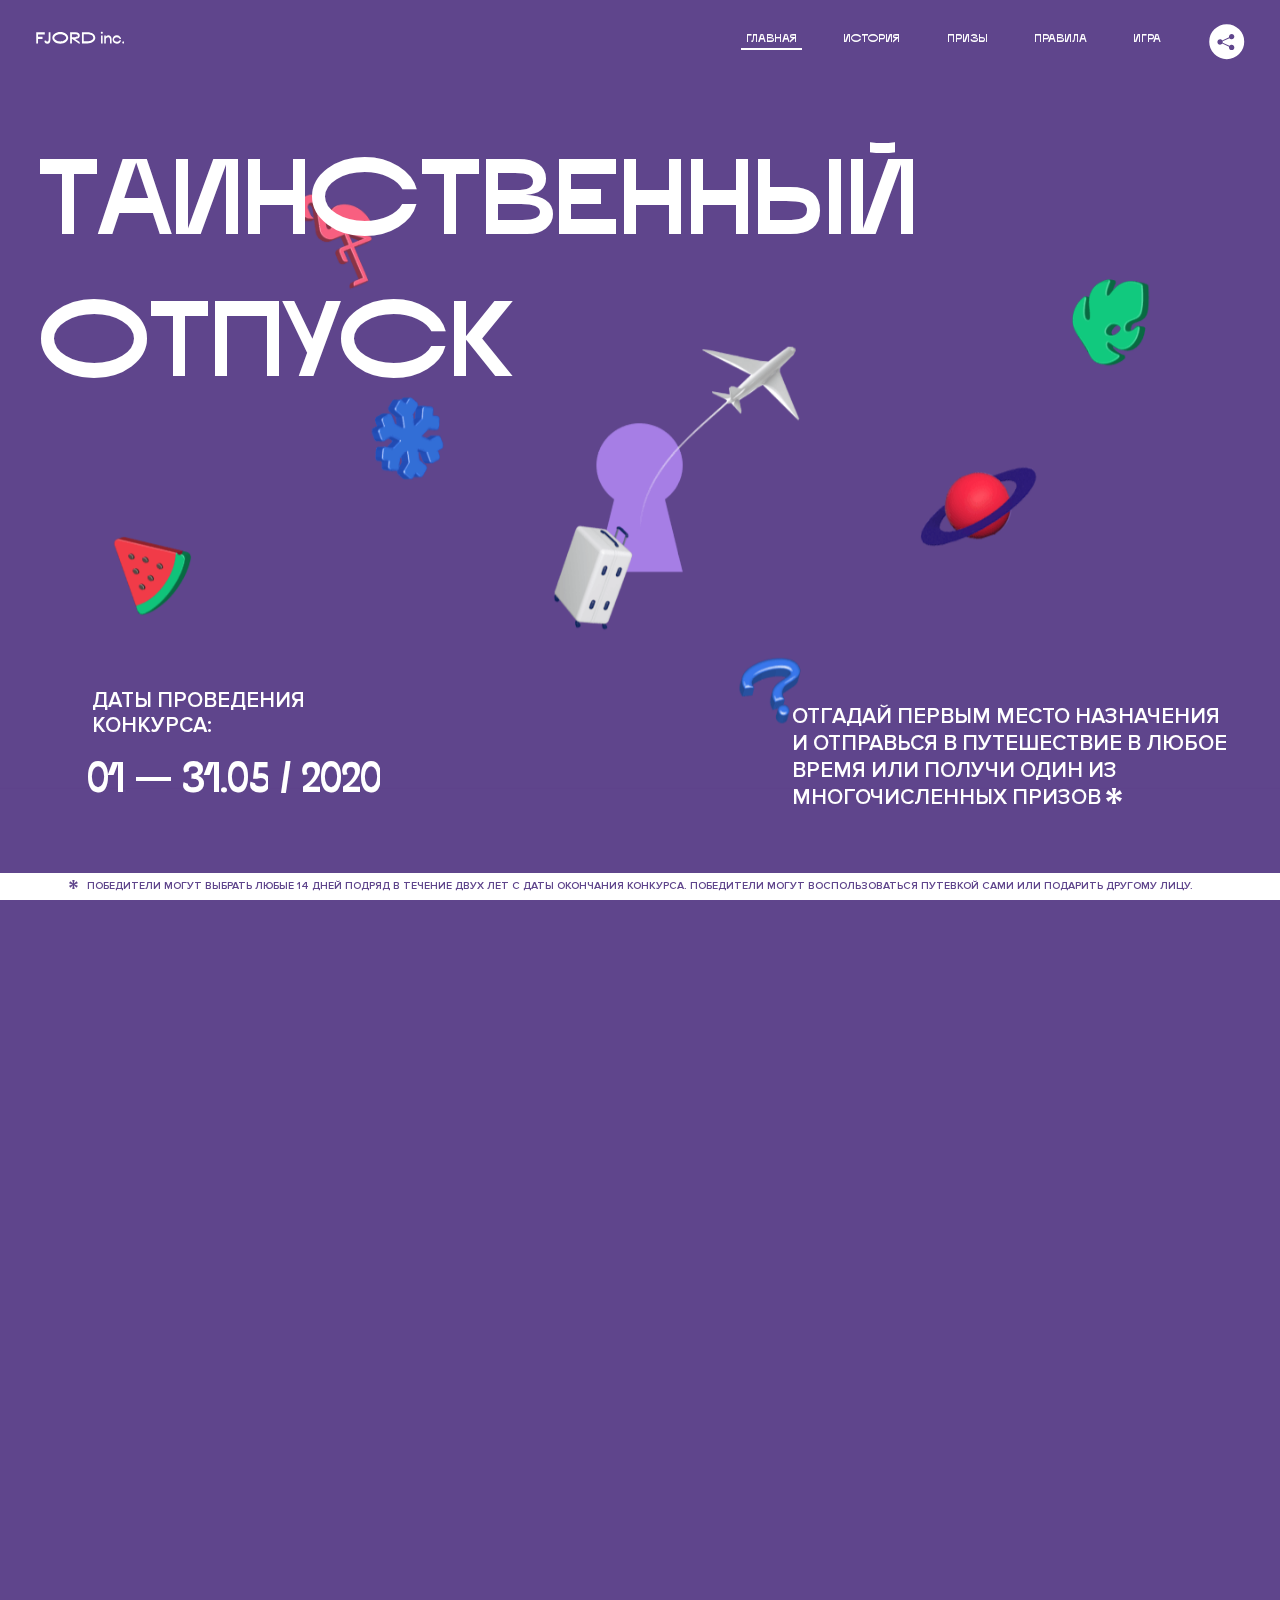
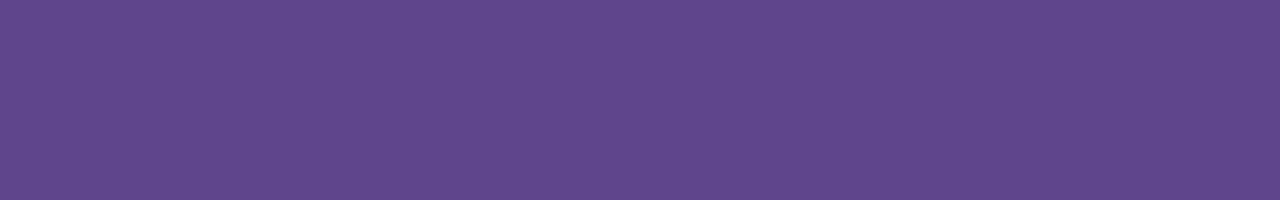
<file: 5/index.html>
<!DOCTYPE html>
<html lang="ru">
<head>
  <meta charset="UTF-8">
  <meta name="description" content="">
  <meta name="viewport" content="width=device-width, initial-scale=1.0">
  <meta http-equiv="X-UA-Compatible" content="ie=edge">
  <title>Mysterious Vacation</title>
<link href="css/style.min.css" rel="stylesheet">  <base href="https://htmlacademy-animation.github.io/1796683-magic-vacation-1/5/">
</head>
<body>

  <header class="page-header js-header">
    <div class="page-header__wrapper">
      <a href="#" class="page-header__logo" aria-label="Перейти на страницу FJORD.Inc">
        <svg width="100" height="15" viewBox="0 0 100 15" fill="none" xmlns="http://www.w3.org/2000/svg">
          <path d="M0.26 1.4V14H2.276V8.906H7.334V6.44H2.276V3.848H9.872V1.4H0.26ZM12.733 14.36C15.127 14.36 16.243 12.65 16.243 9.5V1.4H14.263V8.96C14.263 11.21 13.723 11.876 12.733 11.876C11.833 11.876 11.473 11.3 11.347 10.58L9.36702 10.94C9.63702 13.046 10.663 14.36 12.733 14.36ZM18.3918 7.7C18.3918 11.372 22.3878 14.36 27.3198 14.36C32.2518 14.36 36.2478 11.372 36.2478 7.7C36.2478 4.028 32.2518 1.04 27.3198 1.04C22.3878 1.04 18.3918 4.028 18.3918 7.7ZM20.6058 7.7C20.6058 5.378 23.6118 3.524 27.3198 3.524C30.9918 3.524 33.9798 5.378 33.9798 7.7C33.9798 10.004 30.9918 11.858 27.3198 11.858C23.6118 11.858 20.6058 10.004 20.6058 7.7ZM40.403 14V8.906H40.799L49.079 14.702V12.38L44.039 8.906H44.201C47.999 8.906 49.277 7.304 49.277 5.162C49.277 3.092 47.999 1.4 44.201 1.4H38.387V14H40.403ZM43.535 3.722C45.785 3.722 47.045 4.136 47.045 5.432C47.045 6.764 45.785 7.034 43.535 7.034H40.403V3.722H43.535ZM51.6936 1.382V14H57.8676C62.7456 14 66.7236 11.534 66.7236 7.7C66.7236 3.848 62.7456 1.382 57.8676 1.382H51.6936ZM53.7096 11.624V3.722H57.5436C61.5396 3.722 64.4916 5.018 64.4916 7.7C64.4916 10.238 61.5396 11.624 57.5436 11.624H53.7096ZM73.1832 14.018H74.9832V5H73.1832V14.018ZM72.9132 1.976C72.9132 2.57 73.3992 3.092 74.0832 3.092C74.7492 3.092 75.2352 2.57 75.2352 1.976C75.2352 1.382 74.7672 0.805999 74.0832 0.805999C73.3812 0.805999 72.9132 1.382 72.9132 1.976ZM76.7867 14H78.5687V9.104C78.7487 8.006 79.5947 6.962 81.0887 6.962C82.1147 6.962 83.2667 7.448 83.2667 9.554V14H85.0487V9.014C85.0487 6.152 83.2307 4.73 81.3587 4.73C79.9187 4.73 79.0727 5.558 78.5687 6.854V5H76.7867V14ZM90.9898 14.27C93.5098 14.27 95.3818 12.506 95.7238 10.328H94.0498C93.7258 11.3 92.6998 12.02 90.9898 12.02C88.8478 12.02 87.7678 10.922 87.7678 9.59C87.7678 8.24 88.8478 6.962 90.9898 6.962C92.7538 6.962 93.7978 7.844 94.0858 8.924H95.7418C95.4358 6.71 93.6178 4.73 90.9898 4.73C88.0918 4.73 86.1298 7.124 86.1298 9.59C86.1298 12.074 88.1278 14.27 90.9898 14.27ZM97.0693 12.938C97.0693 13.658 97.5553 14.144 98.2753 14.144C98.9953 14.144 99.4813 13.658 99.4813 12.938C99.4813 12.2 98.9953 11.714 98.2753 11.714C97.5553 11.714 97.0693 12.2 97.0693 12.938Z" fill="currentColor"></path>
        </svg>
      </a>
      <button class="page-header__toggler js-menu-toggler" type="button" aria-label="Управление мобильным меню"><span>Меню</span></button>
      <nav class="page-header__nav">
        <div class="page-header__menu js-menu" id="menu">
          <ul>
            <li>
              <a class="js-menu-link active" href="#top" data-href="top">главная</a>
            </li>
            <li>
              <a class="js-menu-link" href="#story" data-href="story">история</a>
            </li>
            <li>
              <a class="js-menu-link" href="#prizes" data-href="prizes">призы</a>
            </li>
            <li>
              <a class="js-menu-link" href="#rules" data-href="rules">правила</a>
            </li>
            <li>
              <a class="js-menu-link" href="#game" data-href="game">игра</a>
            </li>
          </ul>
        </div>
        <div class="page-header__social">
          <div class="social-block js-social-block">
            <button class="social-block__toggler" aria-label="Управлять блоком с социальными кнопками">
              <svg width="26" height="22" viewBox="0 0 27 22" fill="none" xmlns="http://www.w3.org/2000/svg">
                <path d="M19.6721 7.43664C21.6273 7.43664 23.213 5.85095 23.213 3.89566C23.213 1.94037 21.6273 0.354675 19.6721 0.354675C17.7168 0.354675 16.1311 1.94037 16.1311 3.89566C16.1311 4.19968 16.1728 4.49178 16.2458 4.77345L7.21751 8.95527C6.57519 8.05214 5.52303 7.46049 4.33078 7.46049C2.37549 7.46049 0.789795 9.04618 0.789795 11.0015C0.789795 12.9568 2.37549 14.5425 4.33078 14.5425C5.52303 14.5425 6.57668 13.9508 7.21751 13.0477L16.2458 17.2295C16.1743 17.5112 16.1311 17.8033 16.1311 18.1073C16.1311 20.0626 17.7168 21.6483 19.6721 21.6483C21.6273 21.6483 23.213 20.0626 23.213 18.1073C23.213 16.152 21.6273 14.5663 19.6721 14.5663C18.4798 14.5663 17.4262 15.158 16.7853 16.0611L7.75701 11.8793C7.82854 11.5976 7.87176 11.3055 7.87176 11.0015C7.87176 10.6974 7.83003 10.4053 7.75701 10.1237L16.7853 5.94186C17.4262 6.84499 18.4783 7.43664 19.6721 7.43664Z" fill="currentColor"></path>
              </svg>
            </button>
            <ul class="social-block__list">
              <li>
                <a class="social-block__link social-block__link--fb" href="#" aria-label="Мы на Facebook">
                  <svg width="8" height="17" viewBox="0 0 8 17" fill="none" xmlns="http://www.w3.org/2000/svg">
                    <path d="M4.24646 16.9899H1.09275L1.05793 8.49828H0V5.30707H1.05793V3.81124C1.05793 1.42084 2.57654 0 5.21735 0H7.41758V3.18585H5.30841C4.28262 3.18585 4.2478 3.48582 4.2478 4.24914V5.30707H7.42964L7.16716 8.49828H4.2478V16.9899H4.24646Z" fill="currentColor"></path>
                  </svg>
                </a>
              </li>
              <li>
                <a class="social-block__link social-block__link--insta" href="#" aria-label="Мы в Instagram">
                  <svg width="15" height="15" viewBox="0 0 15 15" fill="none" xmlns="http://www.w3.org/2000/svg">
                    <path d="M11.0197 0H4.19806C2.14246 0 0.471191 1.66993 0.471191 3.72285V10.5499C0.471191 12.6082 2.14112 14.2727 4.19806 14.2727H11.0197C13.0753 14.2727 14.7466 12.6082 14.7466 10.5499V3.72285C14.7466 1.67127 13.0753 0 11.0197 0ZM11.0197 12.4849H4.19806C3.13076 12.4849 2.26432 11.6158 2.26432 10.5512V3.72419C2.26432 2.65956 3.13076 1.79715 4.19806 1.79715H11.0197C12.087 1.79715 12.9535 2.6609 12.9535 3.72419V10.5512C12.9535 11.6145 12.087 12.4849 11.0197 12.4849Z" fill="currentColor"></path>
                    <path d="M7.60887 3.11084C5.38989 3.11084 3.58203 4.9187 3.58203 7.14036C3.58203 9.35532 5.38989 11.1645 7.60887 11.1645C9.83053 11.1645 11.6357 9.35666 11.6357 7.14036C11.6357 4.9187 9.83053 3.11084 7.60887 3.11084ZM7.60887 9.36871C6.37551 9.36871 5.37784 8.37372 5.37784 7.14036C5.37784 5.90699 6.37551 4.90665 7.60887 4.90665C8.83822 4.90665 9.84259 5.90833 9.84259 7.14036C9.84392 8.37238 8.83822 9.36871 7.60887 9.36871Z" fill="currentColor"></path>
                    <path d="M11.3573 2.35962C10.8256 2.35962 10.3931 2.79752 10.3931 3.32381C10.3931 3.85546 10.8256 4.29336 11.3573 4.29336C11.8862 4.29336 12.3215 3.85546 12.3215 3.32381C12.3215 2.79752 11.8862 2.35962 11.3573 2.35962Z" fill="currentColor"></path>
                  </svg>
                </a>
              </li>
              <li>
                <a class="social-block__link social-block__link--vk" href="#" aria-label="Мы ВКонтакте">
                  <svg width="17" height="10" viewBox="0 0 17 10" fill="none" xmlns="http://www.w3.org/2000/svg">
                    <path d="M14.1234 4.9002C14.1234 4.9002 16.3623 1.72708 16.5866 0.680242C16.6595 0.312285 16.4947 0.103188 16.1069 0.103188C16.1069 0.103188 14.8193 0.103188 14.168 0.103188C13.7235 0.103188 13.5587 0.293278 13.4235 0.579768C13.4235 0.579768 12.3724 2.82553 11.0969 4.24712C10.6861 4.70333 10.4781 4.84318 10.2511 4.84318C10.0646 4.84318 9.98625 4.6911 9.98625 4.27834V0.649016C9.98625 0.147997 9.92545 0.00135496 9.5066 0.00135496H6.39628C6.15578 0.00135496 6.0085 0.134417 6.0085 0.324506C6.0085 0.801084 6.73406 0.908351 6.73406 2.20231V4.87305C6.73406 5.40529 6.70569 5.61575 6.45303 5.61575C5.78016 5.61575 4.19528 3.30618 3.30623 0.678887C3.12923 0.145282 2.93737 0 2.43475 0H0.486409C0.205373 0 0 0.190085 0 0.476576C0 0.991172 0.60666 3.40801 2.99277 6.64358C4.59927 8.8201 6.70569 10 8.60269 10C9.76196 10 10.0416 9.80312 10.0416 9.31432V7.63883C10.0416 7.22607 10.2065 7.04956 10.4429 7.04956C10.7078 7.04956 11.1847 7.13238 12.2805 8.22268C13.5843 9.47862 13.6762 10 14.3896 10H16.5676C16.7919 10 17 9.89273 17 9.52342C17 9.02919 16.3623 8.15343 15.384 7.10659C14.9801 6.56755 14.3302 5.98914 14.1248 5.72301C13.8275 5.40801 13.9154 5.23014 14.1234 4.9002Z" fill="currentColor"></path>
                  </svg>
                </a>
              </li>
            </ul>
          </div>
        </div>
      </nav>
    </div>
  </header>

  <main class="page-content">

    <section class="animation-screen"></section>

    <section class="screen screen--hidden screen--intro js-scrollspy" id="top">
      <div class="screen__wrapper">
        <div class="intro">
          <h1 class="intro__title text-animated">Таинственный отпуск</h1>
          <div class="intro__content">
            <div class="intro__info">
              <p class="intro__label">Даты проведения конкурса:</p>
              <p class="intro__date text-animated">01 — 31.05 / 2020</p>
            </div>
            <div class="intro__message">
              <p>
                Отгадай первым место назначения и&nbsp;отправься в&nbsp;путешествие в&nbsp;любое время или получи один из многочисленных призов
                <svg width="16" height="16" viewBox="0 0 10 10" fill="none" xmlns="http://www.w3.org/2000/svg">
                  <path d="M0 6.35337L3.90271 4.99012L0 3.64663L1.34615 1.32374L4.44287 4.01073L3.67364 0H6.34615L5.57692 4.01073L8.65385 1.32374L10 3.64663L6.13405 4.99012L10 6.35337L8.65385 8.65651L5.57692 5.98927L6.34615 10H3.67364L4.44287 5.96952L1.34615 8.65651L0 6.35337Z" fill="currentColor"></path>
                </svg>
              </p>
            </div>
          </div>
        </div>
      </div>
      <div class="screen__footer js-footer">
        <button class="screen__footer-enlarge js-footer-toggler" type="button" aria-label="Показать сообщение">
          <svg width="10" height="10" viewBox="0 0 10 10" fill="none" xmlns="http://www.w3.org/2000/svg">
            <path d="M0 6.35337L3.90271 4.99012L0 3.64663L1.34615 1.32374L4.44287 4.01073L3.67364 0H6.34615L5.57692 4.01073L8.65385 1.32374L10 3.64663L6.13405 4.99012L10 6.35337L8.65385 8.65651L5.57692 5.98927L6.34615 10H3.67364L4.44287 5.96952L1.34615 8.65651L0 6.35337Z" fill="currentColor"></path>
          </svg>
        </button>
        <button class="screen__footer-collapse js-footer-toggler" type="button" aria-label="Скрыть сообщение">
          <svg width="13" height="13" viewBox="0 0 13 13" fill="none" xmlns="http://www.w3.org/2000/svg">
            <line x1="12.3536" y1="0.353553" x2="0.738349" y2="11.9688" stroke="currentColor"></line>
            <line x1="0.738319" y1="0.539925" x2="12.3535" y2="12.1551" stroke="currentColor"></line>
          </svg>
        </button>
        <div class="screen__footer-wrapper">
          <div class="screen__footer-announce">
            <p class="screen__footer-label">Даты проведения конкурса:</p>
            <p class="screen__footer-date">01 — 31.05 / 2020</p>
          </div>
          <div class="screen__footer-note">
            <p>
              <svg width="10" height="10" viewBox="0 0 10 10" fill="none" xmlns="http://www.w3.org/2000/svg">
                <path d="M0 6.35337L3.90271 4.99012L0 3.64663L1.34615 1.32374L4.44287 4.01073L3.67364 0H6.34615L5.57692 4.01073L8.65385 1.32374L10 3.64663L6.13405 4.99012L10 6.35337L8.65385 8.65651L5.57692 5.98927L6.34615 10H3.67364L4.44287 5.96952L1.34615 8.65651L0 6.35337Z" fill="currentColor"></path>
              </svg>
              <span>Победители могут выбрать любые 14 дней подряд в&nbsp;течение двух лет с&nbsp;даты окончания конкурса. Победители могут воспользоваться путевкой сами или подарить другому лицу.</span>
            </p>
          </div>
        </div>
      </div>
    </section>

    <section class="screen screen--hidden screen--story js-scrollspy" id="story">

      <div class="slider swiper-container js-slider">

        <div class="swiper-wrapper">

          <div class="slider__item swiper-slide">
            <h2 class="slider__item-title text-animated">История</h2>
            <p class="slider__item-text">Джеймс Таргет был основателем компании &laquo;Fjord Inc.&raquo;. С&nbsp;1965 года &laquo;Fjord Inc.&raquo; прославилась надёжными и&nbsp;удобными чемоданами и&nbsp;аксессуарами для туристов.</p>
          </div>

          <div class="slider__item swiper-slide">
            <p class="slider__item-text">Когда Джеймсу было 7&nbsp;лет, в&nbsp;их&nbsp;доме гостил дядюшка и&nbsp;развлекал детей рассказами о&nbsp;своей поездке в&nbsp;место, показавшееся малышу Таргету невероятным. Тогда Джеймс решил, что однажды посетит его, но&nbsp;не&nbsp;будет рассказывать о&nbsp;мечте, пока не&nbsp;осуществит.</p>
          </div>

          <div class="slider__item swiper-slide">
            <p class="slider__item-text">Джеймс Таргет стал увлеченным путешественником. Он&nbsp;посетил 5&nbsp;континентов, 126&nbsp;стран.</p>
          </div>

          <div class="slider__item swiper-slide">
            <p class="slider__item-text">Он&nbsp;сплавлялся по&nbsp;Амазонке и&nbsp;погружался в&nbsp;пещеры Франции, медитировал в&nbsp;горах Тибета и&nbsp;пожимал руку вождя племени Акугауа.</p>
          </div>

          <div class="slider__item swiper-slide">
            <p class="slider__item-text">Из&nbsp;своих поездок Джеймс Таргет привозил идеи, как сделать свои чемоданы &laquo;Fjord Inc.&raquo; удобными и&nbsp;приспособленными к&nbsp;разным дорожным условиям.</p>
          </div>

          <div class="slider__item swiper-slide">
            <p class="slider__item-text">Всё это время Джеймс не&nbsp;оставлял идею поездки своей мечты. Однако, как только он&nbsp;брался за&nbsp;планирование, возникали препятствия, не&nbsp;позволяющие отправиться туда.</p>
          </div>

          <div class="slider__item swiper-slide">
            <p class="slider__item-text">В&nbsp;возрасте 67&nbsp;лет Джеймс Таргет попал под лавину и&nbsp;погиб. В&nbsp;своём завещании он&nbsp;поручил отправить в&nbsp;заветное путешествие трёх смельчаков, единых с&nbsp;ним духом.</p>
          </div>

          <div class="slider__item swiper-slide">
            <p class="slider__item-text">Тех, кто сможет узнать таинственное место, задавая вопросы специально обученному ИИ&nbsp;&laquo;Соне&raquo;, ждет фантастическое путешествие.</p>
          </div>
        </div>
        <div class="slider__controls">
          <button class="slider__control slider__control--prev js-control-prev" type="button" aria-label="Показать предыдущую историю">
            <svg width="12" height="22" viewBox="0 0 12 22" fill="none" xmlns="http://www.w3.org/2000/svg">
              <path d="M11 1L1 11L11 21" stroke="currentColor" stroke-width="2" stroke-linejoin="round"></path>
            </svg>
          </button>
          <button class="slider__control slider__control--next js-control-next" type="button" aria-label="Показать следующую историю">
            <svg width="12" height="22" viewBox="0 0 12 22" fill="none" xmlns="http://www.w3.org/2000/svg">
              <path d="M1 1L11 11L1 21" stroke="currentColor" stroke-width="2" stroke-linejoin="round"></path>
            </svg>
          </button>
        </div>
        <div class="slider__pagination swiper-pagination"></div>
      </div>
    </section>

    <section class="screen screen--hidden screen--prizes js-scrollspy" id="prizes">
      <div class="screen__wrapper">
        <div class="prizes">
          <h2 class="prizes__title text-animated">ПРизы</h2>
          <div class="prizes__lead">
            <p>Найди ответ и&nbsp;получи один из&nbsp;призов:</p>
          </div>
          <ul class="prizes__list">
            <li class="prizes__item prizes__item--journeys">
              <div class="prizes__icon">
                <picture>
                  <source srcset="img/prize1-mob.svg" media="(orientation: portrait)">
                  <img src="img/prize1.svg" alt="">
                </picture>
              </div>
              <p class="prizes__desc">
                <b>3</b>
                <span>загадочных путешествия</span>
              </p>
            </li>
            <li class="prizes__item prizes__item--cases">
              <div class="prizes__icon">
                <picture>
                  <source srcset="img/prize2-mob.svg" media="(orientation: portrait)">
                  <img src="img/prize2.svg" alt="">
                </picture>
              </div>
              <p class="prizes__desc">
                <b>7</b>
                <span>надежных чемоданов</span>
              </p>
            </li>
            <li class="prizes__item prizes__item--codes">
              <div class="prizes__icon">
                <picture>
                  <source srcset="img/prize3-mob.svg" media="(orientation: portrait)">
                  <img src="img/prize3.svg" alt="">
                </picture>
              </div>
              <p class="prizes__desc">
                <b>900</b>
                <span>
                  промокодов на&nbsp;скидку 15%
                  <svg width="10" height="10" viewBox="0 0 10 10" fill="none" xmlns="http://www.w3.org/2000/svg">
                    <path d="M0 6.35337L3.90271 4.99012L0 3.64663L1.34615 1.32374L4.44287 4.01073L3.67364 0H6.34615L5.57692 4.01073L8.65385 1.32374L10 3.64663L6.13405 4.99012L10 6.35337L8.65385 8.65651L5.57692 5.98927L6.34615 10H3.67364L4.44287 5.96952L1.34615 8.65651L0 6.35337Z" fill="currentColor"></path>
                  </svg>
                </span>
              </p>
            </li>
          </ul>
        </div>
      </div>
      <div class="screen__footer js-footer">
        <button class="screen__footer-enlarge js-footer-toggler" type="button" aria-label="Показать сообщение">
          <svg width="10" height="10" viewBox="0 0 10 10" fill="none" xmlns="http://www.w3.org/2000/svg">
            <path d="M0 6.35337L3.90271 4.99012L0 3.64663L1.34615 1.32374L4.44287 4.01073L3.67364 0H6.34615L5.57692 4.01073L8.65385 1.32374L10 3.64663L6.13405 4.99012L10 6.35337L8.65385 8.65651L5.57692 5.98927L6.34615 10H3.67364L4.44287 5.96952L1.34615 8.65651L0 6.35337Z" fill="currentColor"></path>
          </svg>
        </button>
        <button class="screen__footer-collapse js-footer-toggler" type="button" aria-label="Скрыть сообщение">
          <svg width="13" height="13" viewBox="0 0 13 13" fill="none" xmlns="http://www.w3.org/2000/svg">
            <line x1="12.3536" y1="0.353553" x2="0.738349" y2="11.9688" stroke="currentColor"></line>
            <line x1="0.738319" y1="0.539925" x2="12.3535" y2="12.1551" stroke="currentColor"></line>
          </svg>
        </button>
        <div class="screen__footer-wrapper">
          <div class="screen__footer-announce">
            <p class="screen__footer-label">Даты проведения конкурса:</p>
            <p class="screen__footer-date">01 — 31.05 / 2020</p>
          </div>
          <div class="screen__footer-note">
            <p>
              <svg width="10" height="10" viewBox="0 0 10 10" fill="none" xmlns="http://www.w3.org/2000/svg">
                <path d="M0 6.35337L3.90271 4.99012L0 3.64663L1.34615 1.32374L4.44287 4.01073L3.67364 0H6.34615L5.57692 4.01073L8.65385 1.32374L10 3.64663L6.13405 4.99012L10 6.35337L8.65385 8.65651L5.57692 5.98927L6.34615 10H3.67364L4.44287 5.96952L1.34615 8.65651L0 6.35337Z" fill="currentColor"></path>
              </svg>
              <span>Скидка&nbsp;15% на&nbsp;единоразовое приобретение путёвки с&nbsp;1&nbsp;июня 2020 по&nbsp;31&nbsp;мая 2022&nbsp;года. Суммируется с&nbsp;другими акциями</span>
            </p>
          </div>
        </div>
      </div>
    </section>

    <section class="screen screen--hidden screen--rules js-scrollspy" id="rules">
      <div class="screen__wrapper">
        <div class="rules">
          <h2 class="rules__title text-animated">Правила</h2>
          <div class="rules__lead">
            <p>Для того чтобы получить наследство Джеймса Таргета, тебе нужно выведать у&nbsp;&laquo;Сони&raquo;, куда предстоит отправиться тебе в&nbsp;случае победы</p>
          </div>
          <ol class="rules__list">
            <li class="rules__item">
              <p>Тебе отводится <br>5&nbsp;минут</p>
            </li>
            <li class="rules__item">
              <p>Задавай любые вопросы в&nbsp;текстовом поле</p>
            </li>
            <li class="rules__item">
              <p>Нажимай кнопку &laquo;Узнать&raquo;, чтобы получить ответ</p>
            </li>
            <li class="rules__item">
              <p>&laquo;Соня&raquo; может отвечать только&nbsp;Да или Нет</p>
            </li>
          </ol>
          <a href="#game" class="rules__link btn">Погнали!</a>
        </div>
      </div>
      <div class="screen__disclaimer">
        <div class="disclaimer">
          <ul>
            <li>
              <a href="#">Правовая информация</a>
            </li>
            <li>
              <a href="#">Подробные правила</a>
            </li>
          </ul>
        </div>
      </div>
    </section>

    <section class="screen screen--hidden screen--game js-scrollspy" id="game">
      <div class="screen__wrapper">
        <div class="game">
          <div class="game__header">
            <h2 class="game__title text-animated">Игра</h2>
            <div class="game__counter">
              <span>05</span>:<span>00</span>
            </div>
          </div>
          <div class="game__body">
            <div class="chat">
              <div class="chat__body js-chat">
                <ul class="chat__list" id="messages"></ul>
              </div>
              <div class="chat__footer">
                <form action="#" method="post" class="form" id="message-form">
                  <label for="message-field" class="visually-hidden">Поле для ввода вопроса</label>
                  <input type="text" class="form__field" id="message-field">
                  <button class="form__button btn">
                    Узнать
                    <svg width="18" height="19" viewBox="0 0 18 19" fill="none" xmlns="http://www.w3.org/2000/svg">
                      <path stroke="currentColor" stroke-width="2" d="M9 19V1"></path>
                      <path d="M1 9l8-8 8 8" stroke="currentColor" stroke-width="2" stroke-linejoin="round"></path>
                    </svg>
                  </button>
                </form>
              </div>
            </div>
          </div>
          <!-- временные кнопки для показа результата -->
          <div class="game__buttons">
            <button class="game__button btn js-show-result" type="button" data-target="result">Положительный результат</button>
            <button class="game__button btn js-show-result" type="button" data-target="result2">Положительный результат - 2</button>
            <button class="game__button btn js-show-result" type="button" data-target="result3">Отрицательный результат</button>
          </div>
        </div>
      </div>
    </section>

    <section class="screen screen--hidden screen--result" id="result">
      <div class="screen__wrapper">
        <div class="result result--trip">
          <div class="result__image">
            <picture>
              <source srcset="img/result1-mob.png 1x, img/result1-mob@2x.png 2x" media="(max-width: 768px) and (orientation: portrait)">
              <img src="img/result1.png" srcset="img/result1@2x.png 2x" alt="">
            </picture>
          </div>
          <h2 class="result__title">
            <span class="visually-hidden">ПОбеда!</span>
            <svg xmlns="http://www.w3.org/2000/svg" viewBox="0 0 568.85 109.24">
              <path d="M16,24.44V92H2.6V8H75V92H61.52V24.44H16Z" transform="translate(-2.1 -1.5)" fill="none" stroke="currentColor"></path>
              <path d="M148.76,5.6c32.88,0,59.52,19.92,59.52,44.4s-26.64,44.4-59.52,44.4S89.24,74.48,89.24,50,115.88,5.6,148.76,5.6Zm0,72.12c24.48,0,44.4-12.36,44.4-27.72s-19.92-27.84-44.4-27.84C124,22.16,104,34.52,104,50S124,77.72,148.76,77.72Z" transform="translate(-2.1 -1.5)" fill="none" stroke="currentColor"></path>
              <path d="M287.36,8V24.44H236v14.4h25.32c25.44,0,34,11.16,34,26.52,0,15.6-8.52,26.64-34,26.64H222.56V8h64.8ZM256.88,76.52c15.12,0,23.52-2,23.52-11.52S272,54.44,256.88,54.44H236V76.52h20.88Z" transform="translate(-2.1 -1.5)" fill="none" stroke="currentColor"></path>
              <path d="M371.47,8V24.44H320.84V41.6h33.6V58h-33.6V75.56h50.64V92H307.4V8h64.08Z" transform="translate(-2.1 -1.5)" fill="none" stroke="currentColor"></path>
              <path d="M382.39,110.24V75.56h7.44c4.56-4.68,7.8-18.36,8.76-56L399,8h48.6V75.56h10v34.68H442.87V92H397v18.24H382.39Zm51.72-34.68V24.44H411.55v3.12c-0.48,22.44-3.24,37.68-7.2,48h29.76Z" transform="translate(-2.1 -1.5)" fill="none" stroke="currentColor"></path>
              <path d="M463.75,92l28-84h27.12l28.08,84H533.47l-7.8-23.52h-37.8L480.07,92H463.75Zm56.64-40L507,11.84,493.51,52h26.88Z" transform="translate(-2.1 -1.5)" fill="none" stroke="currentColor"></path>
              <path d="M554.12,70.4L555.55,2H569l1.44,68.4H554.12Zm8.28,6.36c4.8,0,8,3.24,8,8.16a8,8,0,1,1-16.08,0C554.35,80,557.59,76.76,562.39,76.76Z" transform="translate(-2.1 -1.5)" fill="none" stroke="currentColor"></path>
            </svg>
          </h2>
          <div class="result__text">
            <p>ты&nbsp;отправляешься в&nbsp;Арктику!</p>
          </div>
          <div class="result__form">
            <form action="#" method="post" class="form form--result">
              <label for="email-field" class="form__label">зарегистрируй результат</label>
              <input type="email" class="form__field" id="email-field" placeholder="e-mail для регистации результата и получения приза" required="">
              <button class="form__button btn">
                отправить
                <svg width="18" height="19" viewBox="0 0 18 19" fill="none" xmlns="http://www.w3.org/2000/svg">
                  <path stroke="currentColor" stroke-width="2" d="M9 19V1"></path>
                  <path d="M1 9l8-8 8 8" stroke="currentColor" stroke-width="2" stroke-linejoin="round"></path>
                </svg>
              </button>
            </form>
          </div>
        </div>
      </div>
    </section>

    <section class="screen screen--hidden screen--result" id="result2">
      <div class="screen__wrapper">
        <div class="result result--prize">
          <div class="result__image-prize">
            <div class="animation-prize">
              <div class="animation-prize__leaf-left">
                <img src="img/module-2/win-suitcase/leaf blue 2.png" alt="">
              </div>
              <div class="animation-prize__leaf-right">
                <img src="img/module-2/win-suitcase/leaf blue 1.png" alt="">
              </div>
              <div class="animation-prize__branch">
                <img src="img/module-2/win-suitcase/leaf green.png" alt="">
              </div>
              <div class="animation-prize__suitcase">
                <img src="img/module-2/win-suitcase/suitcase.png" alt="">
              </div>
              <div class="animation-prize__flamingo">
                <img src="img/module-2/win-suitcase/flamingo.png" alt="">
              </div>
            </div>
          </div>
          <h2 class="result__title">
            <span class="visually-hidden">ПОбеда!</span>
            <svg xmlns="http://www.w3.org/2000/svg" viewBox="0 0 568.85 109.24">
              <path d="M16,24.44V92H2.6V8H75V92H61.52V24.44H16Z" transform="translate(-2.1 -1.5)" fill="none" stroke="currentColor"></path>
              <path d="M148.76,5.6c32.88,0,59.52,19.92,59.52,44.4s-26.64,44.4-59.52,44.4S89.24,74.48,89.24,50,115.88,5.6,148.76,5.6Zm0,72.12c24.48,0,44.4-12.36,44.4-27.72s-19.92-27.84-44.4-27.84C124,22.16,104,34.52,104,50S124,77.72,148.76,77.72Z" transform="translate(-2.1 -1.5)" fill="none" stroke="currentColor"></path>
              <path d="M287.36,8V24.44H236v14.4h25.32c25.44,0,34,11.16,34,26.52,0,15.6-8.52,26.64-34,26.64H222.56V8h64.8ZM256.88,76.52c15.12,0,23.52-2,23.52-11.52S272,54.44,256.88,54.44H236V76.52h20.88Z" transform="translate(-2.1 -1.5)" fill="none" stroke="currentColor"></path>
              <path d="M371.47,8V24.44H320.84V41.6h33.6V58h-33.6V75.56h50.64V92H307.4V8h64.08Z" transform="translate(-2.1 -1.5)" fill="none" stroke="currentColor"></path>
              <path d="M382.39,110.24V75.56h7.44c4.56-4.68,7.8-18.36,8.76-56L399,8h48.6V75.56h10v34.68H442.87V92H397v18.24H382.39Zm51.72-34.68V24.44H411.55v3.12c-0.48,22.44-3.24,37.68-7.2,48h29.76Z" transform="translate(-2.1 -1.5)" fill="none" stroke="currentColor"></path>
              <path d="M463.75,92l28-84h27.12l28.08,84H533.47l-7.8-23.52h-37.8L480.07,92H463.75Zm56.64-40L507,11.84,493.51,52h26.88Z" transform="translate(-2.1 -1.5)" fill="none" stroke="currentColor"></path>
              <path d="M554.12,70.4L555.55,2H569l1.44,68.4H554.12Zm8.28,6.36c4.8,0,8,3.24,8,8.16a8,8,0,1,1-16.08,0C554.35,80,557.59,76.76,562.39,76.76Z" transform="translate(-2.1 -1.5)" fill="none" stroke="currentColor"></path>
            </svg>
          </h2>
          <div class="result__text">
            <p>чемодан &laquo;Fjord&nbsp;Inc.&raquo;&nbsp;твой</p>
          </div>
          <div class="result__form">
            <form action="#" method="post" class="form form--result">
              <label for="email-field2" class="form__label">зарегистрируй результат</label>
              <input type="email" class="form__field" id="email-field2" placeholder="e-mail для регистации результата и получения приза" required="">
              <button class="form__button btn">
                отправить
                <svg width="18" height="19" viewBox="0 0 18 19" fill="none" xmlns="http://www.w3.org/2000/svg">
                  <path stroke="currentColor" stroke-width="2" d="M9 19V1"></path>
                  <path d="M1 9l8-8 8 8" stroke="currentColor" stroke-width="2" stroke-linejoin="round"></path>
                </svg>
              </button>
            </form>
          </div>
        </div>
      </div>
    </section>

    <section class="screen screen--hidden screen--result" id="result3">
      <div class="screen__wrapper">
        <div class="result result--negative">
          <div class="result__image">
            <picture>
              <source srcset="img/result3-mob.png 1x, img/result3-mob@2x.png 2x" media="(max-width: 768px) and (orientation: portrait)">
              <img src="img/result3.png" srcset="img/result3@2x.png 2x" alt="">
            </picture>
          </div>
          <h2 class="result__title">
            <span class="visually-hidden">Не угадал!</span>
            <svg xmlns="http://www.w3.org/2000/svg" viewBox="0 0 660.77 109.24">
              <path d="M2.66,92V8H16.1V42.2H53.3V8H66.74V92H53.3V58.64H16.1V92H2.66Z" transform="translate(-2.16 -1.5)" fill="none" stroke="currentColor"></path>
              <path d="M147.62,8V24.44H97V41.6h33.6V58H97V75.56h50.64V92H83.54V8h64.08Z" transform="translate(-2.16 -1.5)" fill="none" stroke="currentColor"></path>
              <path d="M199.22,8l20.52,42.36L235.34,8h16.44l-31,84H204.38l9.48-25.92L185.78,8h13.44Z" transform="translate(-2.16 -1.5)" fill="none" stroke="currentColor"></path>
              <path d="M273.74,24.44V92H260.3V8h50.16V24.44H273.74Z" transform="translate(-2.16 -1.5)" fill="none" stroke="currentColor"></path>
              <path d="M307.1,92l28-84h27.12l28.08,84H376.82L369,68.48h-37.8L323.42,92H307.1Zm56.64-40L350.3,11.84,336.86,52h26.88Z" transform="translate(-2.16 -1.5)" fill="none" stroke="currentColor"></path>
              <path d="M396.38,110.24V75.56h7.44c4.56-4.68,7.8-18.36,8.76-56L412.94,8h48.6V75.56h10v34.68H456.86V92H411v18.24H396.38ZM448.1,75.56V24.44H425.54v3.12c-0.48,22.44-3.24,37.68-7.2,48H448.1Z" transform="translate(-2.16 -1.5)" fill="none" stroke="currentColor"></path>
              <path d="M477.74,92l28-84h27.12L560.9,92H547.46l-7.8-23.52h-37.8L494.06,92H477.74Zm56.64-40-13.44-40.2L507.5,52h26.88Z" transform="translate(-2.16 -1.5)" fill="none" stroke="currentColor"></path>
              <path d="M568.7,76.88a13.77,13.77,0,0,0,5,1c6.6,0,10.44-6.24,12-58.32L586.22,8h46.2V92H619V24.44H598.82l-0.12,3.12C597.14,81,589,94.4,573.74,94.4a28.55,28.55,0,0,1-6.72-.84Z" transform="translate(-2.16 -1.5)" fill="none" stroke="currentColor"></path>
              <path d="M646.1,70.4L647.54,2H661l1.44,68.4H646.1Zm8.28,6.36c4.8,0,8,3.24,8,8.16a8,8,0,0,1-16.08,0C646.34,80,649.58,76.76,654.38,76.76Z" transform="translate(-2.16 -1.5)" fill="none" stroke="currentColor"></path>
            </svg>
          </h2>
          <button class="result__button js-play" type="button">
            не сдавайся!
            <span>
              <svg width="27" height="22" viewBox="0 0 27 22" fill="none" xmlns="http://www.w3.org/2000/svg">
                <path d="M10.6899 1.47998C5.42992 1.47998 1.16992 5.73998 1.16992 11C1.16992 16.26 5.42992 20.52 10.6899 20.52C15.9499 20.52 20.2099 16.26 20.2099 11V7.13998" stroke="currentColor" stroke-width="2" stroke-miterlimit="10"></path>
                <path d="M15.1099 12.5099L20.1499 7.13989L25.3099 12.6299" stroke="currentColor" stroke-width="2" stroke-miterlimit="10" stroke-linejoin="round"></path>
              </svg>
            </span>
          </button>
        </div>
      </div>
    </section>

    <div class="fill-screen"></div>

  </main>

<script src="js/script.js"></script></body>
</html>
</file>
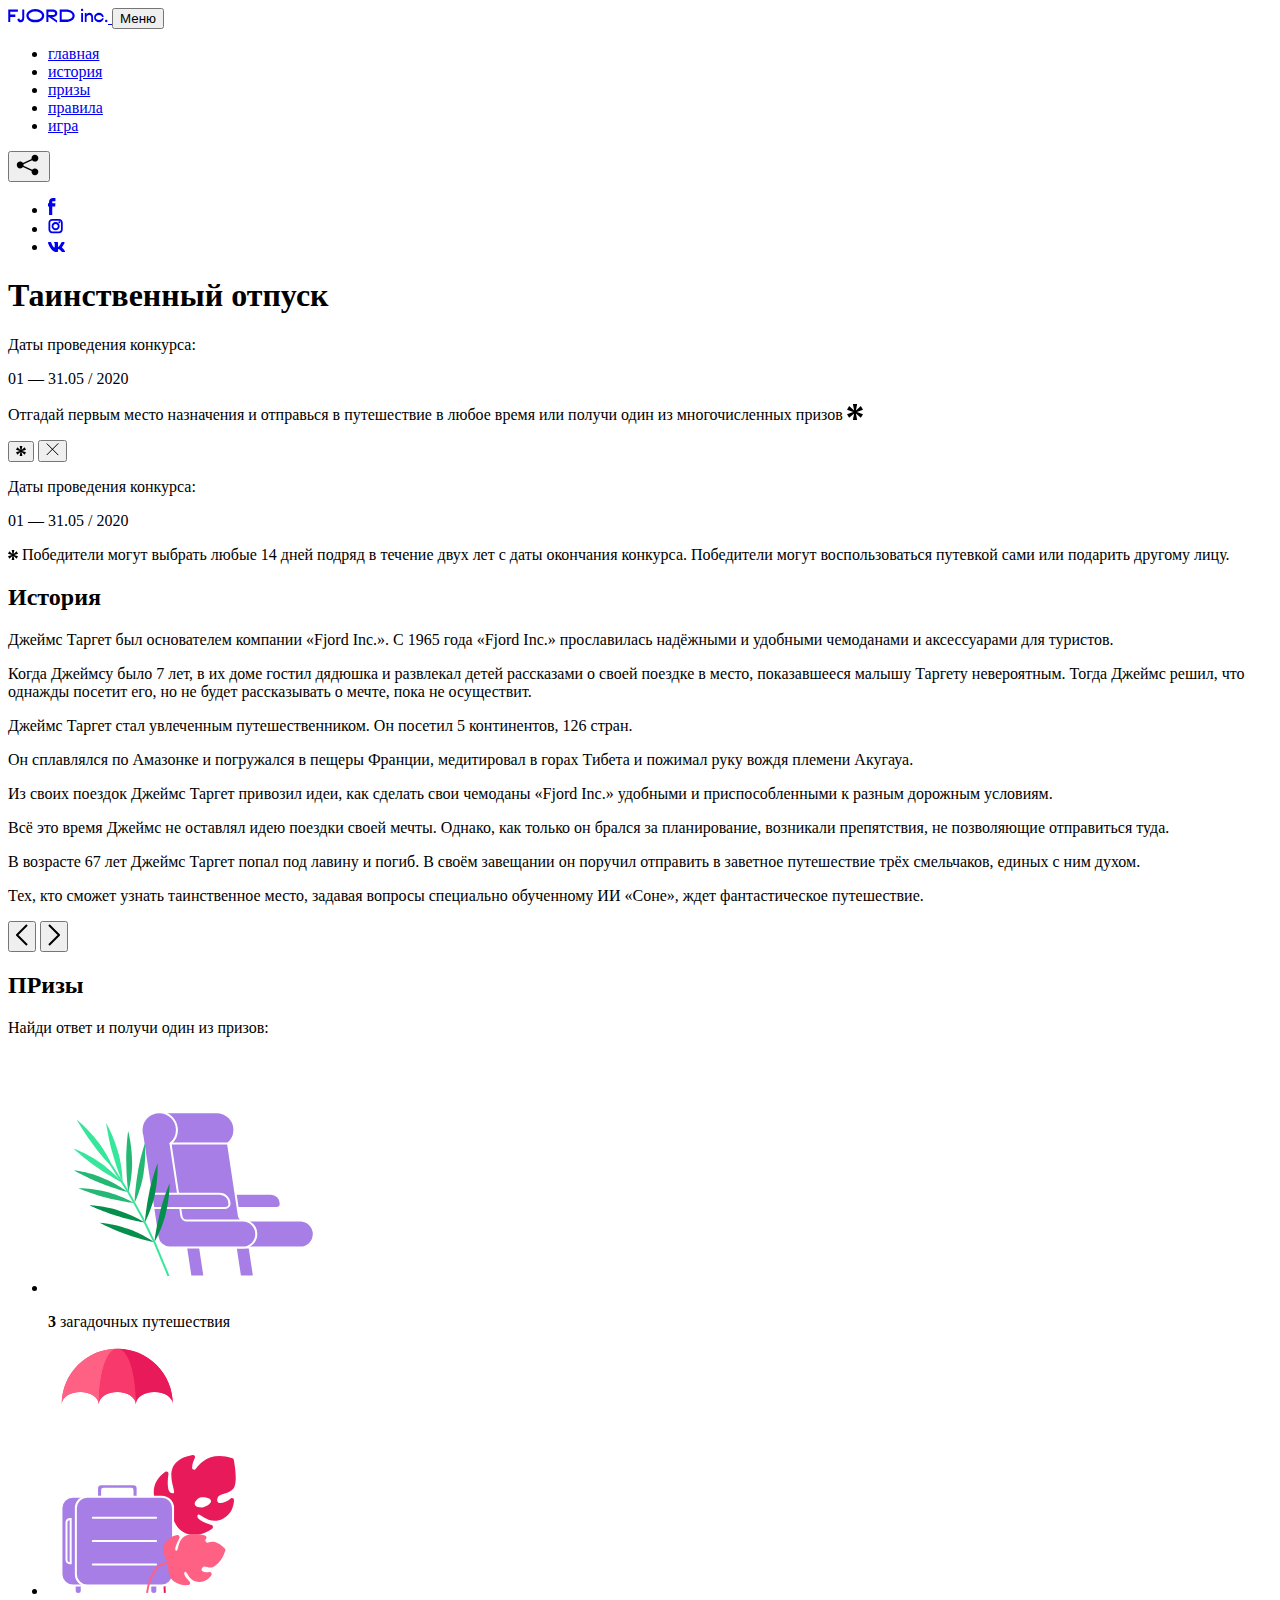
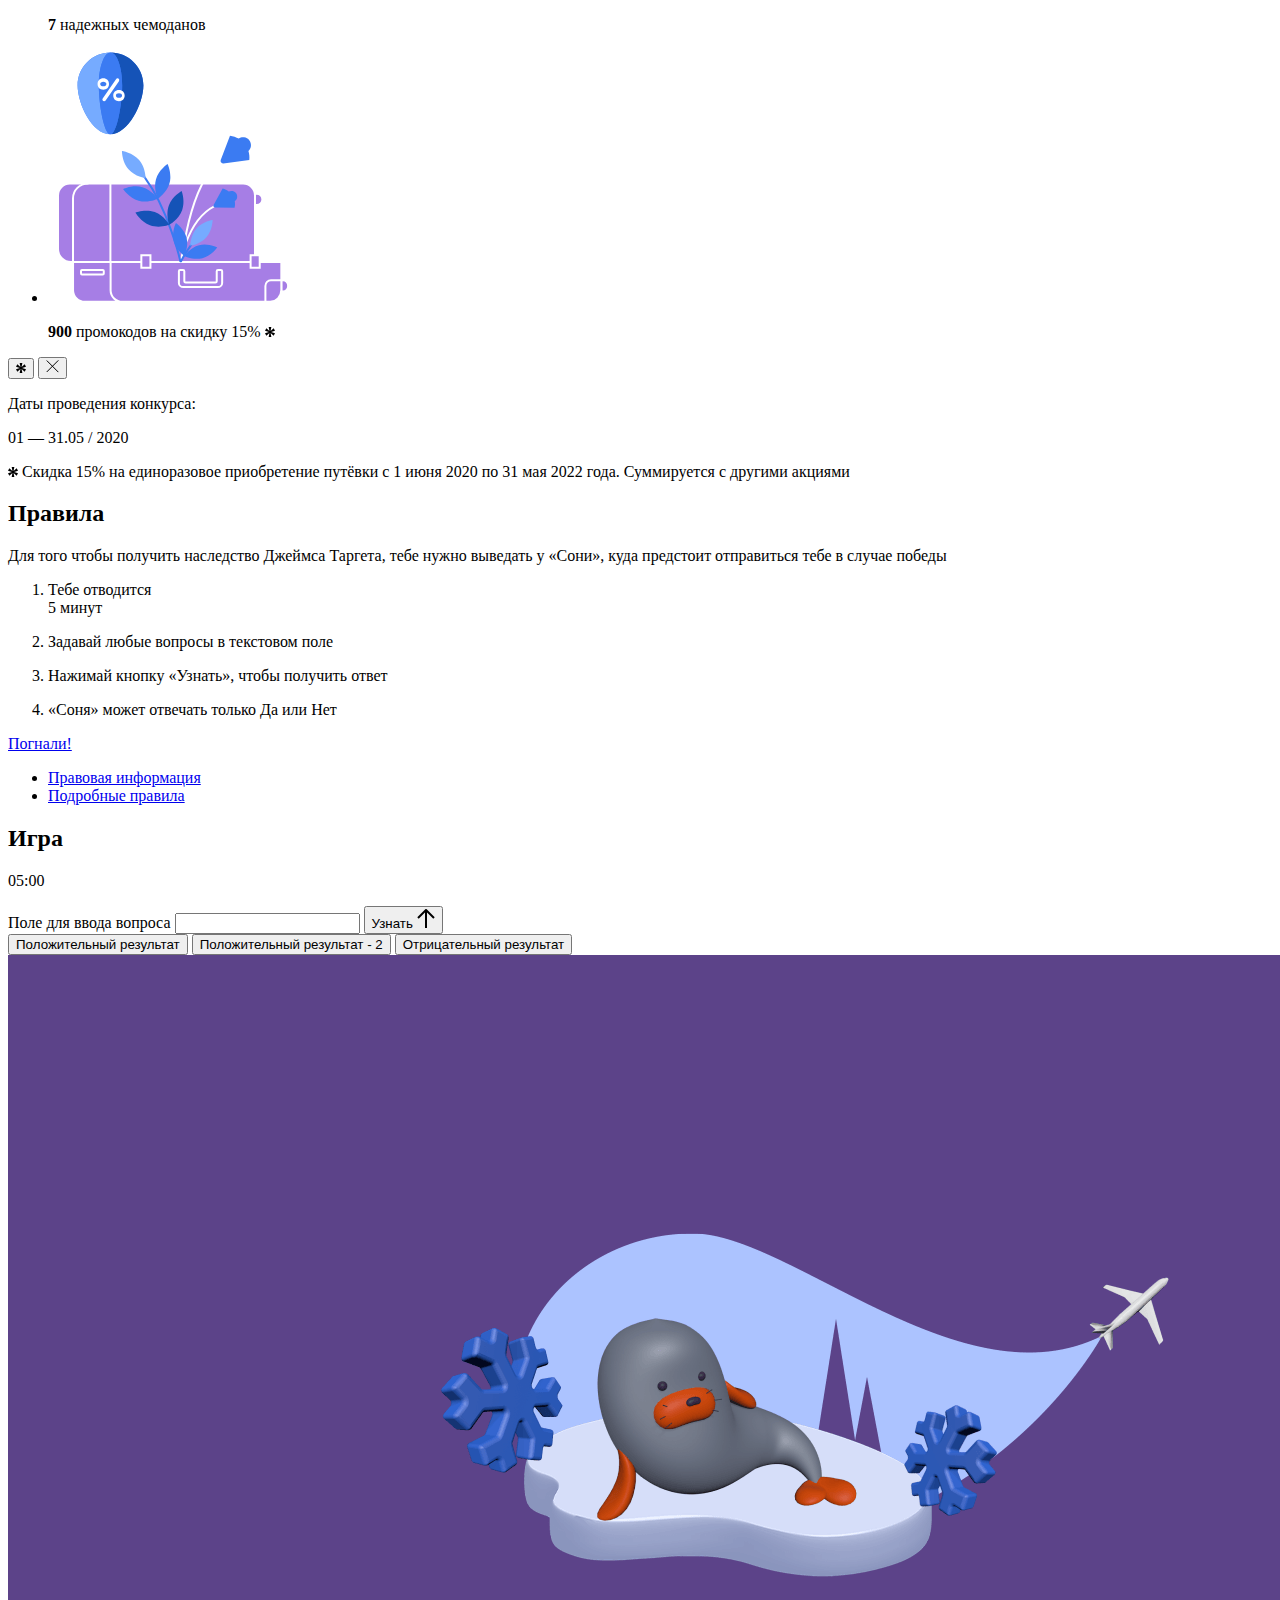
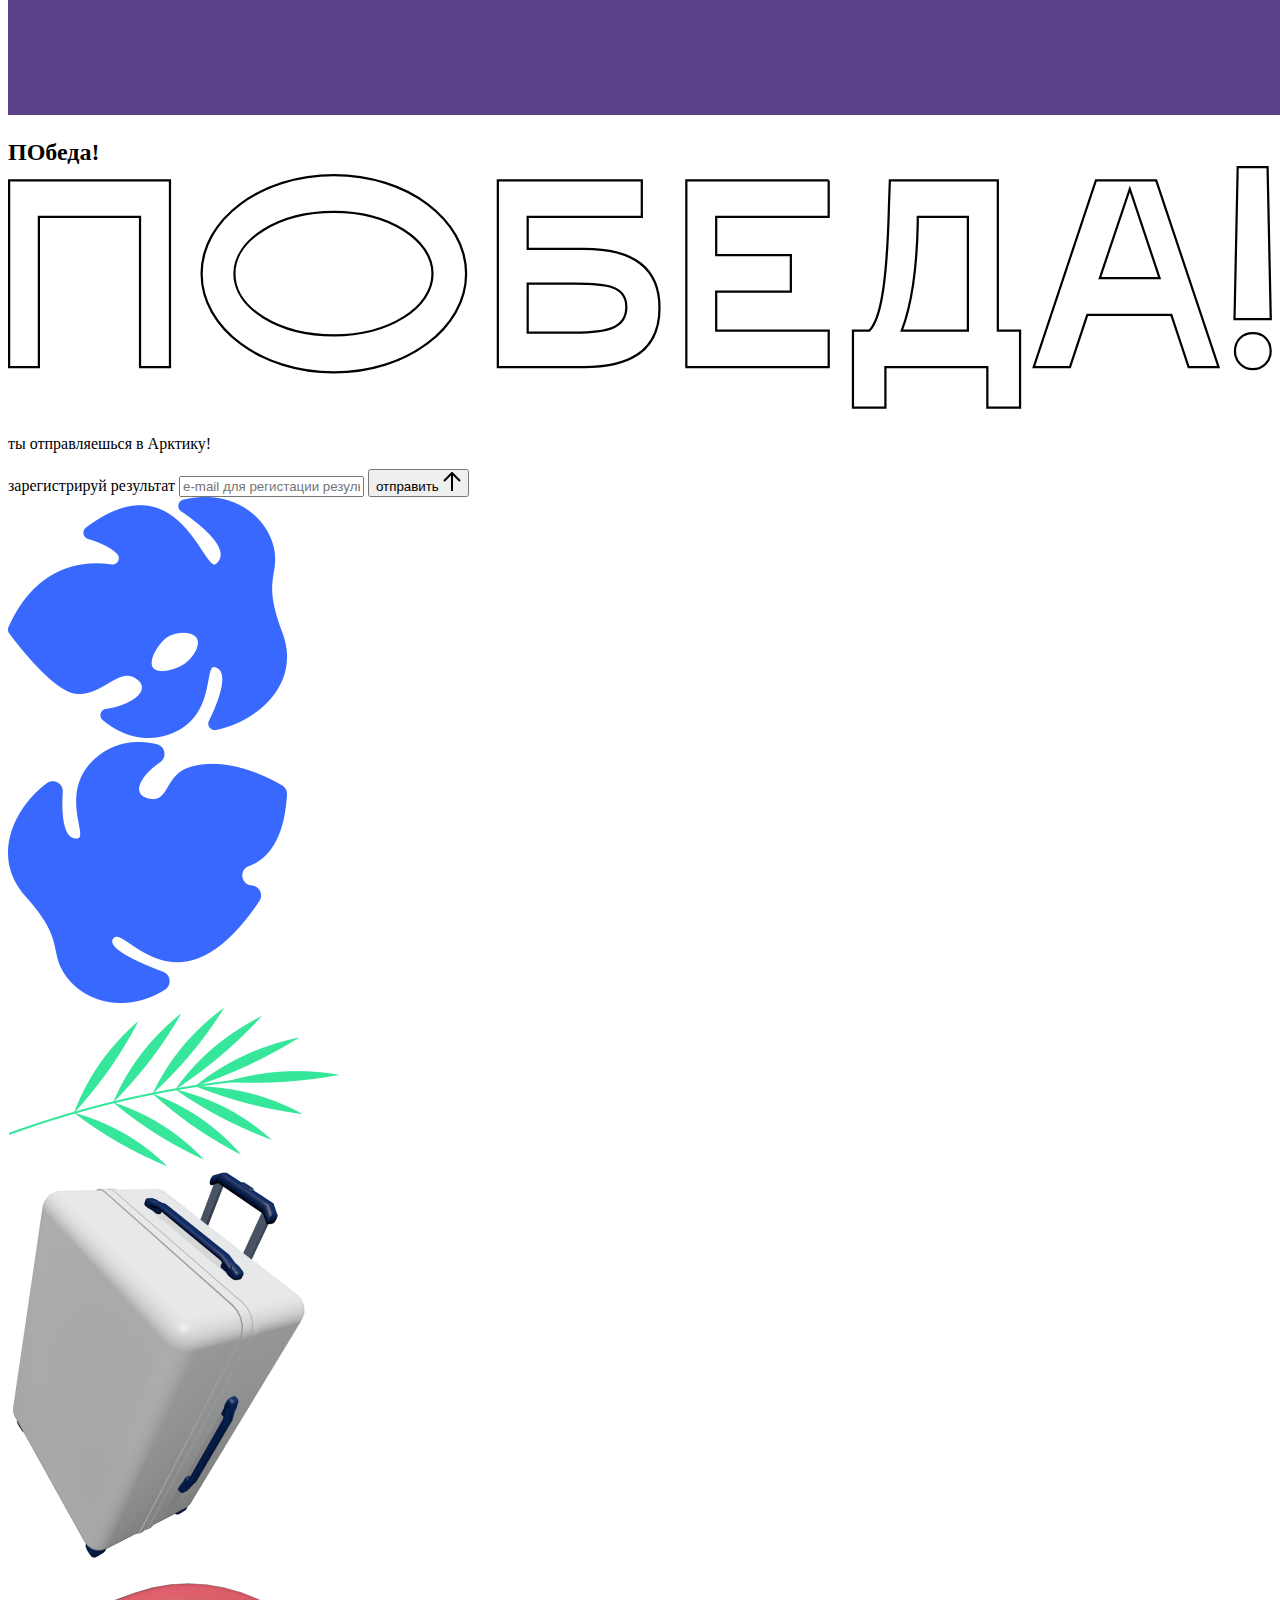
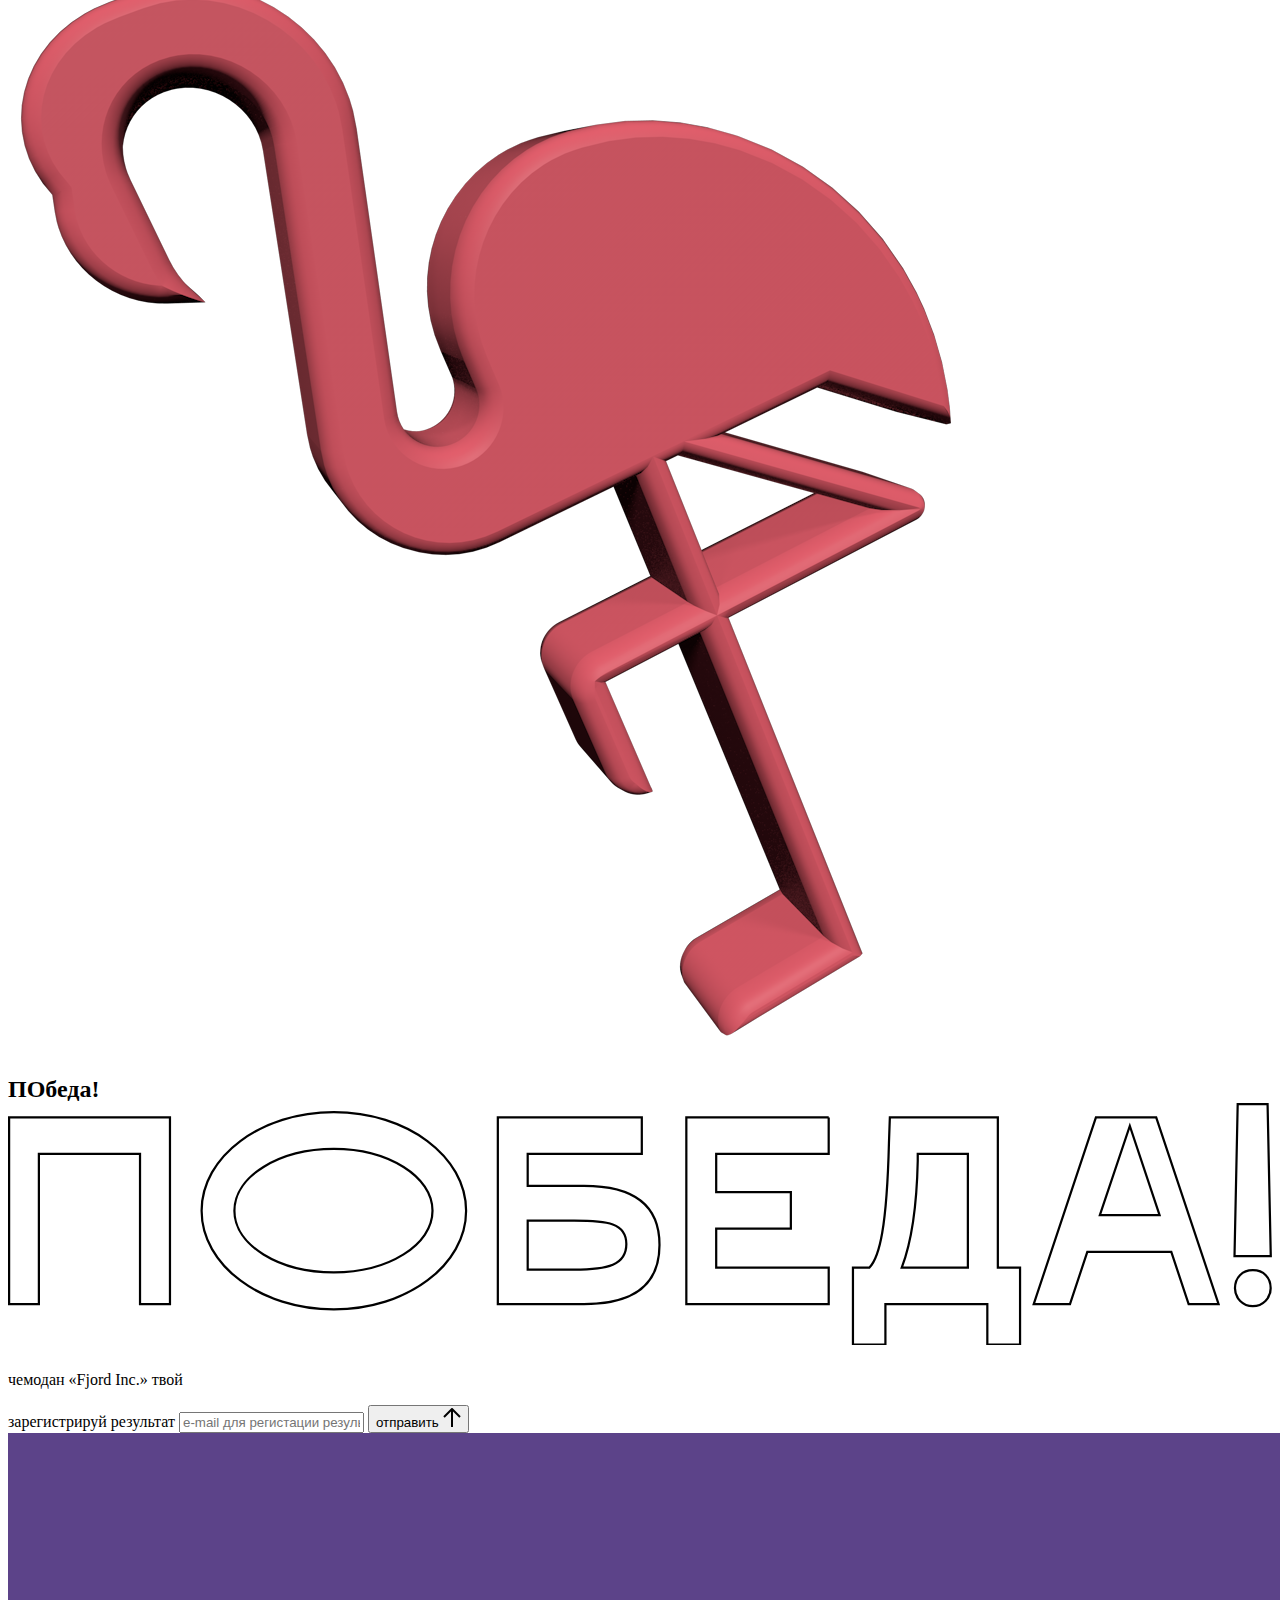
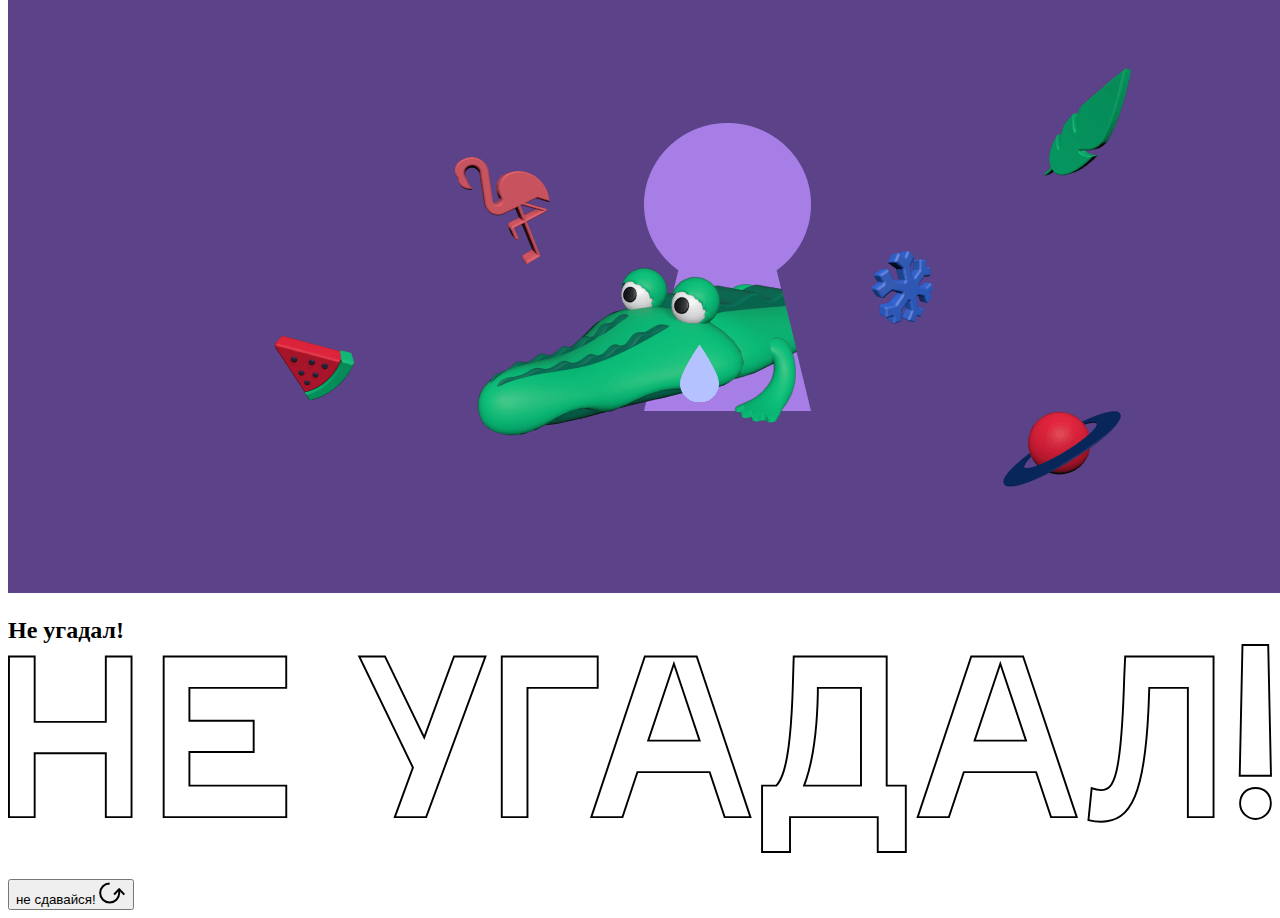
<file: source/index.html>
<!DOCTYPE html>
<html lang="ru">
<head>
  <meta charset="UTF-8">
  <meta name="description" content="">
  <meta name="viewport" content="width=device-width, initial-scale=1.0">
  <meta http-equiv="X-UA-Compatible" content="ie=edge">
  <title>Mysterious Vacation</title>
</head>
<body>

  <header class="page-header js-header">
    <div class="page-header__wrapper">
      <a href="#" class="page-header__logo" aria-label="Перейти на страницу FJORD.Inc">
        <svg width="100" height="15" viewBox="0 0 100 15" fill="none" xmlns="http://www.w3.org/2000/svg">
          <path d="M0.26 1.4V14H2.276V8.906H7.334V6.44H2.276V3.848H9.872V1.4H0.26ZM12.733 14.36C15.127 14.36 16.243 12.65 16.243 9.5V1.4H14.263V8.96C14.263 11.21 13.723 11.876 12.733 11.876C11.833 11.876 11.473 11.3 11.347 10.58L9.36702 10.94C9.63702 13.046 10.663 14.36 12.733 14.36ZM18.3918 7.7C18.3918 11.372 22.3878 14.36 27.3198 14.36C32.2518 14.36 36.2478 11.372 36.2478 7.7C36.2478 4.028 32.2518 1.04 27.3198 1.04C22.3878 1.04 18.3918 4.028 18.3918 7.7ZM20.6058 7.7C20.6058 5.378 23.6118 3.524 27.3198 3.524C30.9918 3.524 33.9798 5.378 33.9798 7.7C33.9798 10.004 30.9918 11.858 27.3198 11.858C23.6118 11.858 20.6058 10.004 20.6058 7.7ZM40.403 14V8.906H40.799L49.079 14.702V12.38L44.039 8.906H44.201C47.999 8.906 49.277 7.304 49.277 5.162C49.277 3.092 47.999 1.4 44.201 1.4H38.387V14H40.403ZM43.535 3.722C45.785 3.722 47.045 4.136 47.045 5.432C47.045 6.764 45.785 7.034 43.535 7.034H40.403V3.722H43.535ZM51.6936 1.382V14H57.8676C62.7456 14 66.7236 11.534 66.7236 7.7C66.7236 3.848 62.7456 1.382 57.8676 1.382H51.6936ZM53.7096 11.624V3.722H57.5436C61.5396 3.722 64.4916 5.018 64.4916 7.7C64.4916 10.238 61.5396 11.624 57.5436 11.624H53.7096ZM73.1832 14.018H74.9832V5H73.1832V14.018ZM72.9132 1.976C72.9132 2.57 73.3992 3.092 74.0832 3.092C74.7492 3.092 75.2352 2.57 75.2352 1.976C75.2352 1.382 74.7672 0.805999 74.0832 0.805999C73.3812 0.805999 72.9132 1.382 72.9132 1.976ZM76.7867 14H78.5687V9.104C78.7487 8.006 79.5947 6.962 81.0887 6.962C82.1147 6.962 83.2667 7.448 83.2667 9.554V14H85.0487V9.014C85.0487 6.152 83.2307 4.73 81.3587 4.73C79.9187 4.73 79.0727 5.558 78.5687 6.854V5H76.7867V14ZM90.9898 14.27C93.5098 14.27 95.3818 12.506 95.7238 10.328H94.0498C93.7258 11.3 92.6998 12.02 90.9898 12.02C88.8478 12.02 87.7678 10.922 87.7678 9.59C87.7678 8.24 88.8478 6.962 90.9898 6.962C92.7538 6.962 93.7978 7.844 94.0858 8.924H95.7418C95.4358 6.71 93.6178 4.73 90.9898 4.73C88.0918 4.73 86.1298 7.124 86.1298 9.59C86.1298 12.074 88.1278 14.27 90.9898 14.27ZM97.0693 12.938C97.0693 13.658 97.5553 14.144 98.2753 14.144C98.9953 14.144 99.4813 13.658 99.4813 12.938C99.4813 12.2 98.9953 11.714 98.2753 11.714C97.5553 11.714 97.0693 12.2 97.0693 12.938Z" fill="currentColor"/>
        </svg>
      </a>
      <button class="page-header__toggler js-menu-toggler" type="button" aria-label="Управление мобильным меню"><span>Меню</span></button>
      <nav class="page-header__nav">
        <div class="page-header__menu js-menu" id="menu">
          <ul>
            <li>
              <a class="js-menu-link active" href="#top" data-href="top">главная</a>
            </li>
            <li>
              <a class="js-menu-link" href="#story" data-href="story">история</a>
            </li>
            <li>
              <a class="js-menu-link" href="#prizes" data-href="prizes">призы</a>
            </li>
            <li>
              <a class="js-menu-link" href="#rules" data-href="rules">правила</a>
            </li>
            <li>
              <a class="js-menu-link" href="#game" data-href="game">игра</a>
            </li>
          </ul>
        </div>
        <div class="page-header__social">
          <div class="social-block js-social-block">
            <button class="social-block__toggler" aria-label="Управлять блоком с социальными кнопками">
              <svg width="26" height="22" viewBox="0 0 27 22" fill="none" xmlns="http://www.w3.org/2000/svg">
                <path d="M19.6721 7.43664C21.6273 7.43664 23.213 5.85095 23.213 3.89566C23.213 1.94037 21.6273 0.354675 19.6721 0.354675C17.7168 0.354675 16.1311 1.94037 16.1311 3.89566C16.1311 4.19968 16.1728 4.49178 16.2458 4.77345L7.21751 8.95527C6.57519 8.05214 5.52303 7.46049 4.33078 7.46049C2.37549 7.46049 0.789795 9.04618 0.789795 11.0015C0.789795 12.9568 2.37549 14.5425 4.33078 14.5425C5.52303 14.5425 6.57668 13.9508 7.21751 13.0477L16.2458 17.2295C16.1743 17.5112 16.1311 17.8033 16.1311 18.1073C16.1311 20.0626 17.7168 21.6483 19.6721 21.6483C21.6273 21.6483 23.213 20.0626 23.213 18.1073C23.213 16.152 21.6273 14.5663 19.6721 14.5663C18.4798 14.5663 17.4262 15.158 16.7853 16.0611L7.75701 11.8793C7.82854 11.5976 7.87176 11.3055 7.87176 11.0015C7.87176 10.6974 7.83003 10.4053 7.75701 10.1237L16.7853 5.94186C17.4262 6.84499 18.4783 7.43664 19.6721 7.43664Z" fill="currentColor"/>
              </svg>
            </button>
            <ul class="social-block__list">
              <li>
                <a class="social-block__link social-block__link--fb" href="#" aria-label="Мы на Facebook">
                  <svg width="8" height="17" viewBox="0 0 8 17" fill="none" xmlns="http://www.w3.org/2000/svg">
                    <path d="M4.24646 16.9899H1.09275L1.05793 8.49828H0V5.30707H1.05793V3.81124C1.05793 1.42084 2.57654 0 5.21735 0H7.41758V3.18585H5.30841C4.28262 3.18585 4.2478 3.48582 4.2478 4.24914V5.30707H7.42964L7.16716 8.49828H4.2478V16.9899H4.24646Z" fill="currentColor"/>
                  </svg>
                </a>
              </li>
              <li>
                <a class="social-block__link social-block__link--insta" href="#" aria-label="Мы в Instagram">
                  <svg width="15" height="15" viewBox="0 0 15 15" fill="none" xmlns="http://www.w3.org/2000/svg">
                    <path d="M11.0197 0H4.19806C2.14246 0 0.471191 1.66993 0.471191 3.72285V10.5499C0.471191 12.6082 2.14112 14.2727 4.19806 14.2727H11.0197C13.0753 14.2727 14.7466 12.6082 14.7466 10.5499V3.72285C14.7466 1.67127 13.0753 0 11.0197 0ZM11.0197 12.4849H4.19806C3.13076 12.4849 2.26432 11.6158 2.26432 10.5512V3.72419C2.26432 2.65956 3.13076 1.79715 4.19806 1.79715H11.0197C12.087 1.79715 12.9535 2.6609 12.9535 3.72419V10.5512C12.9535 11.6145 12.087 12.4849 11.0197 12.4849Z" fill="currentColor"/>
                    <path d="M7.60887 3.11084C5.38989 3.11084 3.58203 4.9187 3.58203 7.14036C3.58203 9.35532 5.38989 11.1645 7.60887 11.1645C9.83053 11.1645 11.6357 9.35666 11.6357 7.14036C11.6357 4.9187 9.83053 3.11084 7.60887 3.11084ZM7.60887 9.36871C6.37551 9.36871 5.37784 8.37372 5.37784 7.14036C5.37784 5.90699 6.37551 4.90665 7.60887 4.90665C8.83822 4.90665 9.84259 5.90833 9.84259 7.14036C9.84392 8.37238 8.83822 9.36871 7.60887 9.36871Z" fill="currentColor"/>
                    <path d="M11.3573 2.35962C10.8256 2.35962 10.3931 2.79752 10.3931 3.32381C10.3931 3.85546 10.8256 4.29336 11.3573 4.29336C11.8862 4.29336 12.3215 3.85546 12.3215 3.32381C12.3215 2.79752 11.8862 2.35962 11.3573 2.35962Z" fill="currentColor"/>
                  </svg>
                </a>
              </li>
              <li>
                <a class="social-block__link social-block__link--vk" href="#" aria-label="Мы ВКонтакте">
                  <svg width="17" height="10" viewBox="0 0 17 10" fill="none" xmlns="http://www.w3.org/2000/svg">
                    <path d="M14.1234 4.9002C14.1234 4.9002 16.3623 1.72708 16.5866 0.680242C16.6595 0.312285 16.4947 0.103188 16.1069 0.103188C16.1069 0.103188 14.8193 0.103188 14.168 0.103188C13.7235 0.103188 13.5587 0.293278 13.4235 0.579768C13.4235 0.579768 12.3724 2.82553 11.0969 4.24712C10.6861 4.70333 10.4781 4.84318 10.2511 4.84318C10.0646 4.84318 9.98625 4.6911 9.98625 4.27834V0.649016C9.98625 0.147997 9.92545 0.00135496 9.5066 0.00135496H6.39628C6.15578 0.00135496 6.0085 0.134417 6.0085 0.324506C6.0085 0.801084 6.73406 0.908351 6.73406 2.20231V4.87305C6.73406 5.40529 6.70569 5.61575 6.45303 5.61575C5.78016 5.61575 4.19528 3.30618 3.30623 0.678887C3.12923 0.145282 2.93737 0 2.43475 0H0.486409C0.205373 0 0 0.190085 0 0.476576C0 0.991172 0.60666 3.40801 2.99277 6.64358C4.59927 8.8201 6.70569 10 8.60269 10C9.76196 10 10.0416 9.80312 10.0416 9.31432V7.63883C10.0416 7.22607 10.2065 7.04956 10.4429 7.04956C10.7078 7.04956 11.1847 7.13238 12.2805 8.22268C13.5843 9.47862 13.6762 10 14.3896 10H16.5676C16.7919 10 17 9.89273 17 9.52342C17 9.02919 16.3623 8.15343 15.384 7.10659C14.9801 6.56755 14.3302 5.98914 14.1248 5.72301C13.8275 5.40801 13.9154 5.23014 14.1234 4.9002Z" fill="currentColor"/>
                  </svg>
                </a>
              </li>
            </ul>
          </div>
        </div>
      </nav>
    </div>
  </header>

  <main class="page-content">

    <section class="animation-screen"></section>

    <section class="screen screen--hidden screen--intro js-scrollspy" id="top">
      <div class="screen__wrapper">
        <div class="intro">
          <h1 class="intro__title text-animated">Таинственный отпуск</h1>
          <div class="intro__content">
            <div class="intro__info">
              <p class="intro__label">Даты проведения конкурса:</p>
              <p class="intro__date text-animated">01 — 31.05 / 2020</p>
            </div>
            <div class="intro__message">
              <p>
                Отгадай первым место назначения и&nbsp;отправься в&nbsp;путешествие в&nbsp;любое время или получи один из многочисленных призов
                <svg width="16" height="16" viewBox="0 0 10 10" fill="none" xmlns="http://www.w3.org/2000/svg">
                  <path d="M0 6.35337L3.90271 4.99012L0 3.64663L1.34615 1.32374L4.44287 4.01073L3.67364 0H6.34615L5.57692 4.01073L8.65385 1.32374L10 3.64663L6.13405 4.99012L10 6.35337L8.65385 8.65651L5.57692 5.98927L6.34615 10H3.67364L4.44287 5.96952L1.34615 8.65651L0 6.35337Z" fill="currentColor"/>
                </svg>
              </p>
            </div>
          </div>
        </div>
      </div>
      <div class="screen__footer js-footer">
        <button class="screen__footer-enlarge js-footer-toggler" type="button" aria-label="Показать сообщение">
          <svg width="10" height="10" viewBox="0 0 10 10" fill="none" xmlns="http://www.w3.org/2000/svg">
            <path d="M0 6.35337L3.90271 4.99012L0 3.64663L1.34615 1.32374L4.44287 4.01073L3.67364 0H6.34615L5.57692 4.01073L8.65385 1.32374L10 3.64663L6.13405 4.99012L10 6.35337L8.65385 8.65651L5.57692 5.98927L6.34615 10H3.67364L4.44287 5.96952L1.34615 8.65651L0 6.35337Z" fill="currentColor"/>
          </svg>
        </button>
        <button class="screen__footer-collapse js-footer-toggler" type="button" aria-label="Скрыть сообщение">
          <svg width="13" height="13" viewBox="0 0 13 13" fill="none" xmlns="http://www.w3.org/2000/svg">
            <line x1="12.3536" y1="0.353553" x2="0.738349" y2="11.9688" stroke="currentColor"/>
            <line x1="0.738319" y1="0.539925" x2="12.3535" y2="12.1551" stroke="currentColor"/>
          </svg>
        </button>
        <div class="screen__footer-wrapper">
          <div class="screen__footer-announce">
            <p class="screen__footer-label">Даты проведения конкурса:</p>
            <p class="screen__footer-date">01 — 31.05 / 2020</p>
          </div>
          <div class="screen__footer-note">
            <p>
              <svg width="10" height="10" viewBox="0 0 10 10" fill="none" xmlns="http://www.w3.org/2000/svg">
                <path d="M0 6.35337L3.90271 4.99012L0 3.64663L1.34615 1.32374L4.44287 4.01073L3.67364 0H6.34615L5.57692 4.01073L8.65385 1.32374L10 3.64663L6.13405 4.99012L10 6.35337L8.65385 8.65651L5.57692 5.98927L6.34615 10H3.67364L4.44287 5.96952L1.34615 8.65651L0 6.35337Z" fill="currentColor"/>
              </svg>
              <span>Победители могут выбрать любые 14 дней подряд в&nbsp;течение двух лет с&nbsp;даты окончания конкурса. Победители могут воспользоваться путевкой сами или подарить другому лицу.</span>
            </p>
          </div>
        </div>
      </div>
    </section>

    <section class="screen screen--hidden screen--story js-scrollspy" id="story">

      <div class="slider swiper-container js-slider">

        <div class="swiper-wrapper">

          <div class="slider__item swiper-slide">
            <h2 class="slider__item-title text-animated">История</h2>
            <p class="slider__item-text">Джеймс Таргет был основателем компании &laquo;Fjord Inc.&raquo;. С&nbsp;1965 года &laquo;Fjord Inc.&raquo; прославилась надёжными и&nbsp;удобными чемоданами и&nbsp;аксессуарами для туристов.</p>
          </div>

          <div class="slider__item swiper-slide">
            <p class="slider__item-text">Когда Джеймсу было 7&nbsp;лет, в&nbsp;их&nbsp;доме гостил дядюшка и&nbsp;развлекал детей рассказами о&nbsp;своей поездке в&nbsp;место, показавшееся малышу Таргету невероятным. Тогда Джеймс решил, что однажды посетит его, но&nbsp;не&nbsp;будет рассказывать о&nbsp;мечте, пока не&nbsp;осуществит.</p>
          </div>

          <div class="slider__item swiper-slide">
            <p class="slider__item-text">Джеймс Таргет стал увлеченным путешественником. Он&nbsp;посетил 5&nbsp;континентов, 126&nbsp;стран.</p>
          </div>

          <div class="slider__item swiper-slide">
            <p class="slider__item-text">Он&nbsp;сплавлялся по&nbsp;Амазонке и&nbsp;погружался в&nbsp;пещеры Франции, медитировал в&nbsp;горах Тибета и&nbsp;пожимал руку вождя племени Акугауа.</p>
          </div>

          <div class="slider__item swiper-slide">
            <p class="slider__item-text">Из&nbsp;своих поездок Джеймс Таргет привозил идеи, как сделать свои чемоданы &laquo;Fjord Inc.&raquo; удобными и&nbsp;приспособленными к&nbsp;разным дорожным условиям.</p>
          </div>

          <div class="slider__item swiper-slide">
            <p class="slider__item-text">Всё это время Джеймс не&nbsp;оставлял идею поездки своей мечты. Однако, как только он&nbsp;брался за&nbsp;планирование, возникали препятствия, не&nbsp;позволяющие отправиться туда.</p>
          </div>

          <div class="slider__item swiper-slide">
            <p class="slider__item-text">В&nbsp;возрасте 67&nbsp;лет Джеймс Таргет попал под лавину и&nbsp;погиб. В&nbsp;своём завещании он&nbsp;поручил отправить в&nbsp;заветное путешествие трёх смельчаков, единых с&nbsp;ним духом.</p>
          </div>

          <div class="slider__item swiper-slide">
            <p class="slider__item-text">Тех, кто сможет узнать таинственное место, задавая вопросы специально обученному ИИ&nbsp;&laquo;Соне&raquo;, ждет фантастическое путешествие.</p>
          </div>
        </div>
        <div class="slider__controls">
          <button class="slider__control slider__control--prev js-control-prev" type="button" aria-label="Показать предыдущую историю">
            <svg width="12" height="22" viewBox="0 0 12 22" fill="none" xmlns="http://www.w3.org/2000/svg">
              <path d="M11 1L1 11L11 21" stroke="currentColor" stroke-width="2" stroke-linejoin="round"/>
            </svg>
          </button>
          <button class="slider__control slider__control--next js-control-next" type="button" aria-label="Показать следующую историю">
            <svg width="12" height="22" viewBox="0 0 12 22" fill="none" xmlns="http://www.w3.org/2000/svg">
              <path d="M1 1L11 11L1 21" stroke="currentColor" stroke-width="2" stroke-linejoin="round"/>
            </svg>
          </button>
        </div>
        <div class="slider__pagination swiper-pagination"></div>
      </div>
    </section>

    <section class="screen screen--hidden screen--prizes js-scrollspy" id="prizes">
      <div class="screen__wrapper">
        <div class="prizes">
          <h2 class="prizes__title text-animated">ПРизы</h2>
          <div class="prizes__lead">
            <p>Найди ответ и&nbsp;получи один из&nbsp;призов:</p>
          </div>
          <ul class="prizes__list">
            <li class="prizes__item prizes__item--journeys">
              <div class="prizes__icon">
                <picture>
                  <source srcset="img/prize1-mob.svg" media="(orientation: portrait)">
                  <img src="img/prize1.svg" alt="">
                </picture>
              </div>
              <p class="prizes__desc">
                <b>3</b>
                <span>загадочных путешествия</span>
              </p>
            </li>
            <li class="prizes__item prizes__item--cases">
              <div class="prizes__icon">
                <picture>
                  <source srcset="img/prize2-mob.svg" media="(orientation: portrait)">
                  <img src="img/prize2.svg" alt="">
                </picture>
              </div>
              <p class="prizes__desc">
                <b>7</b>
                <span>надежных чемоданов</span>
              </p>
            </li>
            <li class="prizes__item prizes__item--codes">
              <div class="prizes__icon">
                <picture>
                  <source srcset="img/prize3-mob.svg" media="(orientation: portrait)">
                  <img src="img/prize3.svg" alt="">
                </picture>
              </div>
              <p class="prizes__desc">
                <b>900</b>
                <span>
                  промокодов на&nbsp;скидку 15%
                  <svg width="10" height="10" viewBox="0 0 10 10" fill="none" xmlns="http://www.w3.org/2000/svg">
                    <path d="M0 6.35337L3.90271 4.99012L0 3.64663L1.34615 1.32374L4.44287 4.01073L3.67364 0H6.34615L5.57692 4.01073L8.65385 1.32374L10 3.64663L6.13405 4.99012L10 6.35337L8.65385 8.65651L5.57692 5.98927L6.34615 10H3.67364L4.44287 5.96952L1.34615 8.65651L0 6.35337Z" fill="currentColor"/>
                  </svg>
                </span>
              </p>
            </li>
          </ul>
        </div>
      </div>
      <div class="screen__footer js-footer">
        <button class="screen__footer-enlarge js-footer-toggler" type="button" aria-label="Показать сообщение">
          <svg width="10" height="10" viewBox="0 0 10 10" fill="none" xmlns="http://www.w3.org/2000/svg">
            <path d="M0 6.35337L3.90271 4.99012L0 3.64663L1.34615 1.32374L4.44287 4.01073L3.67364 0H6.34615L5.57692 4.01073L8.65385 1.32374L10 3.64663L6.13405 4.99012L10 6.35337L8.65385 8.65651L5.57692 5.98927L6.34615 10H3.67364L4.44287 5.96952L1.34615 8.65651L0 6.35337Z" fill="currentColor"/>
          </svg>
        </button>
        <button class="screen__footer-collapse js-footer-toggler" type="button" aria-label="Скрыть сообщение">
          <svg width="13" height="13" viewBox="0 0 13 13" fill="none" xmlns="http://www.w3.org/2000/svg">
            <line x1="12.3536" y1="0.353553" x2="0.738349" y2="11.9688" stroke="currentColor"/>
            <line x1="0.738319" y1="0.539925" x2="12.3535" y2="12.1551" stroke="currentColor"/>
          </svg>
        </button>
        <div class="screen__footer-wrapper">
          <div class="screen__footer-announce">
            <p class="screen__footer-label">Даты проведения конкурса:</p>
            <p class="screen__footer-date">01 — 31.05 / 2020</p>
          </div>
          <div class="screen__footer-note">
            <p>
              <svg width="10" height="10" viewBox="0 0 10 10" fill="none" xmlns="http://www.w3.org/2000/svg">
                <path d="M0 6.35337L3.90271 4.99012L0 3.64663L1.34615 1.32374L4.44287 4.01073L3.67364 0H6.34615L5.57692 4.01073L8.65385 1.32374L10 3.64663L6.13405 4.99012L10 6.35337L8.65385 8.65651L5.57692 5.98927L6.34615 10H3.67364L4.44287 5.96952L1.34615 8.65651L0 6.35337Z" fill="currentColor"/>
              </svg>
              <span>Скидка&nbsp;15% на&nbsp;единоразовое приобретение путёвки с&nbsp;1&nbsp;июня 2020 по&nbsp;31&nbsp;мая 2022&nbsp;года. Суммируется с&nbsp;другими акциями</span>
            </p>
          </div>
        </div>
      </div>
    </section>

    <section class="screen screen--hidden screen--rules js-scrollspy" id="rules">
      <div class="screen__wrapper">
        <div class="rules">
          <h2 class="rules__title text-animated">Правила</h2>
          <div class="rules__lead">
            <p>Для того чтобы получить наследство Джеймса Таргета, тебе нужно выведать у&nbsp;&laquo;Сони&raquo;, куда предстоит отправиться тебе в&nbsp;случае победы</p>
          </div>
          <ol class="rules__list">
            <li class="rules__item">
              <p>Тебе отводится <br>5&nbsp;минут</p>
            </li>
            <li class="rules__item">
              <p>Задавай любые вопросы в&nbsp;текстовом поле</p>
            </li>
            <li class="rules__item">
              <p>Нажимай кнопку &laquo;Узнать&raquo;, чтобы получить ответ</p>
            </li>
            <li class="rules__item">
              <p>&laquo;Соня&raquo; может отвечать только&nbsp;Да или Нет</p>
            </li>
          </ol>
          <a href="#game" class="rules__link btn">Погнали!</a>
        </div>
      </div>
      <div class="screen__disclaimer">
        <div class="disclaimer">
          <ul>
            <li>
              <a href="#">Правовая информация</a>
            </li>
            <li>
              <a href="#">Подробные правила</a>
            </li>
          </ul>
        </div>
      </div>
    </section>

    <section class="screen screen--hidden screen--game js-scrollspy" id="game">
      <div class="screen__wrapper">
        <div class="game">
          <div class="game__header">
            <h2 class="game__title text-animated">Игра</h2>
            <div class="game__counter">
              <span>05</span>:<span>00</span>
            </div>
          </div>
          <div class="game__body">
            <div class="chat">
              <div class="chat__body js-chat">
                <ul class="chat__list" id="messages"></ul>
              </div>
              <div class="chat__footer">
                <form action="#" method="post" class="form" id="message-form">
                  <label for="message-field" class="visually-hidden">Поле для ввода вопроса</label>
                  <input type="text" class="form__field" id="message-field">
                  <button class="form__button btn">
                    Узнать
                    <svg width="18" height="19" viewBox="0 0 18 19" fill="none" xmlns="http://www.w3.org/2000/svg">
                      <path stroke="currentColor" stroke-width="2" d="M9 19V1"/>
                      <path d="M1 9l8-8 8 8" stroke="currentColor" stroke-width="2" stroke-linejoin="round"/>
                    </svg>
                  </button>
                </form>
              </div>
            </div>
          </div>
          <!-- временные кнопки для показа результата -->
          <div class="game__buttons">
            <button class="game__button btn js-show-result" type="button" data-target="result">Положительный результат</button>
            <button class="game__button btn js-show-result" type="button" data-target="result2">Положительный результат - 2</button>
            <button class="game__button btn js-show-result" type="button" data-target="result3">Отрицательный результат</button>
          </div>
        </div>
      </div>
    </section>

    <section class="screen screen--hidden screen--result" id="result">
      <div class="screen__wrapper">
        <div class="result result--trip">
          <div class="result__image">
            <picture>
              <source srcset="img/result1-mob.png 1x, img/result1-mob@2x.png 2x" media="(max-width: 768px) and (orientation: portrait)">
              <img src="img/result1.png" srcset="img/result1@2x.png 2x" alt="">
            </picture>
          </div>
          <h2 class="result__title">
            <span class="visually-hidden">ПОбеда!</span>
            <svg xmlns="http://www.w3.org/2000/svg" viewBox="0 0 568.85 109.24">
              <path d="M16,24.44V92H2.6V8H75V92H61.52V24.44H16Z" transform="translate(-2.1 -1.5)" fill="none" stroke="currentColor"/>
              <path
                d="M148.76,5.6c32.88,0,59.52,19.92,59.52,44.4s-26.64,44.4-59.52,44.4S89.24,74.48,89.24,50,115.88,5.6,148.76,5.6Zm0,72.12c24.48,0,44.4-12.36,44.4-27.72s-19.92-27.84-44.4-27.84C124,22.16,104,34.52,104,50S124,77.72,148.76,77.72Z"
                transform="translate(-2.1 -1.5)" fill="none" stroke="currentColor"/>
              <path
                d="M287.36,8V24.44H236v14.4h25.32c25.44,0,34,11.16,34,26.52,0,15.6-8.52,26.64-34,26.64H222.56V8h64.8ZM256.88,76.52c15.12,0,23.52-2,23.52-11.52S272,54.44,256.88,54.44H236V76.52h20.88Z"
                transform="translate(-2.1 -1.5)" fill="none" stroke="currentColor"/>
              <path d="M371.47,8V24.44H320.84V41.6h33.6V58h-33.6V75.56h50.64V92H307.4V8h64.08Z" transform="translate(-2.1 -1.5)"
                    fill="none" stroke="currentColor"/>
              <path
                d="M382.39,110.24V75.56h7.44c4.56-4.68,7.8-18.36,8.76-56L399,8h48.6V75.56h10v34.68H442.87V92H397v18.24H382.39Zm51.72-34.68V24.44H411.55v3.12c-0.48,22.44-3.24,37.68-7.2,48h29.76Z"
                transform="translate(-2.1 -1.5)" fill="none" stroke="currentColor"/>
              <path
                d="M463.75,92l28-84h27.12l28.08,84H533.47l-7.8-23.52h-37.8L480.07,92H463.75Zm56.64-40L507,11.84,493.51,52h26.88Z"
                transform="translate(-2.1 -1.5)" fill="none" stroke="currentColor"/>
              <path
                d="M554.12,70.4L555.55,2H569l1.44,68.4H554.12Zm8.28,6.36c4.8,0,8,3.24,8,8.16a8,8,0,1,1-16.08,0C554.35,80,557.59,76.76,562.39,76.76Z"
                transform="translate(-2.1 -1.5)" fill="none" stroke="currentColor"/>
            </svg>
          </h2>
          <div class="result__text">
            <p>ты&nbsp;отправляешься в&nbsp;Арктику!</p>
          </div>
          <div class="result__form">
            <form action="#" method="post" class="form form--result">
              <label for="email-field" class="form__label">зарегистрируй результат</label>
              <input type="email" class="form__field" id="email-field" placeholder="e-mail для регистации результата и получения приза" required>
              <button class="form__button btn">
                отправить
                <svg width="18" height="19" viewBox="0 0 18 19" fill="none" xmlns="http://www.w3.org/2000/svg">
                  <path stroke="currentColor" stroke-width="2" d="M9 19V1"/>
                  <path d="M1 9l8-8 8 8" stroke="currentColor" stroke-width="2" stroke-linejoin="round"/>
                </svg>
              </button>
            </form>
          </div>
        </div>
      </div>
    </section>

    <section class="screen screen--hidden screen--result" id="result2">
      <div class="screen__wrapper">
        <div class="result result--prize">
          <div class="result__image-prize">
            <div class="animation-prize">
              <div class="animation-prize__leaf-left">
                <img src="img/module-2/win-suitcase/leaf blue 2.png" alt="">
              </div>
              <div class="animation-prize__leaf-right">
                <img src="img/module-2/win-suitcase/leaf blue 1.png" alt="">
              </div>
              <div class="animation-prize__branch">
                <img src="img/module-2/win-suitcase/leaf green.png" alt="">
              </div>
              <div class="animation-prize__suitcase">
                <img src="img/module-2/win-suitcase/suitcase.png" alt="">
              </div>
              <div class="animation-prize__flamingo">
                <img src="img/module-2/win-suitcase/flamingo.png" alt="">
              </div>
            </div>
          </div>
          <h2 class="result__title">
            <span class="visually-hidden">ПОбеда!</span>
            <svg xmlns="http://www.w3.org/2000/svg" viewBox="0 0 568.85 109.24">
              <path d="M16,24.44V92H2.6V8H75V92H61.52V24.44H16Z" transform="translate(-2.1 -1.5)" fill="none" stroke="currentColor"/>
              <path
                d="M148.76,5.6c32.88,0,59.52,19.92,59.52,44.4s-26.64,44.4-59.52,44.4S89.24,74.48,89.24,50,115.88,5.6,148.76,5.6Zm0,72.12c24.48,0,44.4-12.36,44.4-27.72s-19.92-27.84-44.4-27.84C124,22.16,104,34.52,104,50S124,77.72,148.76,77.72Z"
                transform="translate(-2.1 -1.5)" fill="none" stroke="currentColor"/>
              <path
                d="M287.36,8V24.44H236v14.4h25.32c25.44,0,34,11.16,34,26.52,0,15.6-8.52,26.64-34,26.64H222.56V8h64.8ZM256.88,76.52c15.12,0,23.52-2,23.52-11.52S272,54.44,256.88,54.44H236V76.52h20.88Z"
                transform="translate(-2.1 -1.5)" fill="none" stroke="currentColor"/>
              <path d="M371.47,8V24.44H320.84V41.6h33.6V58h-33.6V75.56h50.64V92H307.4V8h64.08Z" transform="translate(-2.1 -1.5)"
                    fill="none" stroke="currentColor"/>
              <path
                d="M382.39,110.24V75.56h7.44c4.56-4.68,7.8-18.36,8.76-56L399,8h48.6V75.56h10v34.68H442.87V92H397v18.24H382.39Zm51.72-34.68V24.44H411.55v3.12c-0.48,22.44-3.24,37.68-7.2,48h29.76Z"
                transform="translate(-2.1 -1.5)" fill="none" stroke="currentColor"/>
              <path
                d="M463.75,92l28-84h27.12l28.08,84H533.47l-7.8-23.52h-37.8L480.07,92H463.75Zm56.64-40L507,11.84,493.51,52h26.88Z"
                transform="translate(-2.1 -1.5)" fill="none" stroke="currentColor"/>
              <path
                d="M554.12,70.4L555.55,2H569l1.44,68.4H554.12Zm8.28,6.36c4.8,0,8,3.24,8,8.16a8,8,0,1,1-16.08,0C554.35,80,557.59,76.76,562.39,76.76Z"
                transform="translate(-2.1 -1.5)" fill="none" stroke="currentColor"/>
            </svg>
          </h2>
          <div class="result__text">
            <p>чемодан &laquo;Fjord&nbsp;Inc.&raquo;&nbsp;твой</p>
          </div>
          <div class="result__form">
            <form action="#" method="post" class="form form--result">
              <label for="email-field2" class="form__label">зарегистрируй результат</label>
              <input type="email" class="form__field" id="email-field2" placeholder="e-mail для регистации результата и получения приза" required>
              <button class="form__button btn">
                отправить
                <svg width="18" height="19" viewBox="0 0 18 19" fill="none" xmlns="http://www.w3.org/2000/svg">
                  <path stroke="currentColor" stroke-width="2" d="M9 19V1"/>
                  <path d="M1 9l8-8 8 8" stroke="currentColor" stroke-width="2" stroke-linejoin="round"/>
                </svg>
              </button>
            </form>
          </div>
        </div>
      </div>
    </section>

    <section class="screen screen--hidden screen--result" id="result3">
      <div class="screen__wrapper">
        <div class="result result--negative">
          <div class="result__image">
            <picture>
              <source srcset="img/result3-mob.png 1x, img/result3-mob@2x.png 2x" media="(max-width: 768px) and (orientation: portrait)">
              <img src="img/result3.png" srcset="img/result3@2x.png 2x" alt="">
            </picture>
          </div>
          <h2 class="result__title">
            <span class="visually-hidden">Не угадал!</span>
            <svg xmlns="http://www.w3.org/2000/svg" viewBox="0 0 660.77 109.24">
              <path d="M2.66,92V8H16.1V42.2H53.3V8H66.74V92H53.3V58.64H16.1V92H2.66Z" transform="translate(-2.16 -1.5)"
                    fill="none" stroke="currentColor"/>
              <path d="M147.62,8V24.44H97V41.6h33.6V58H97V75.56h50.64V92H83.54V8h64.08Z" transform="translate(-2.16 -1.5)"
                    fill="none" stroke="currentColor"/>
              <path d="M199.22,8l20.52,42.36L235.34,8h16.44l-31,84H204.38l9.48-25.92L185.78,8h13.44Z"
                    transform="translate(-2.16 -1.5)" fill="none" stroke="currentColor"/>
              <path d="M273.74,24.44V92H260.3V8h50.16V24.44H273.74Z" transform="translate(-2.16 -1.5)" fill="none"
                    stroke="currentColor"/>
              <path
                d="M307.1,92l28-84h27.12l28.08,84H376.82L369,68.48h-37.8L323.42,92H307.1Zm56.64-40L350.3,11.84,336.86,52h26.88Z"
                transform="translate(-2.16 -1.5)" fill="none" stroke="currentColor"/>
              <path
                d="M396.38,110.24V75.56h7.44c4.56-4.68,7.8-18.36,8.76-56L412.94,8h48.6V75.56h10v34.68H456.86V92H411v18.24H396.38ZM448.1,75.56V24.44H425.54v3.12c-0.48,22.44-3.24,37.68-7.2,48H448.1Z"
                transform="translate(-2.16 -1.5)" fill="none" stroke="currentColor"/>
              <path
                d="M477.74,92l28-84h27.12L560.9,92H547.46l-7.8-23.52h-37.8L494.06,92H477.74Zm56.64-40-13.44-40.2L507.5,52h26.88Z"
                transform="translate(-2.16 -1.5)" fill="none" stroke="currentColor"/>
              <path
                d="M568.7,76.88a13.77,13.77,0,0,0,5,1c6.6,0,10.44-6.24,12-58.32L586.22,8h46.2V92H619V24.44H598.82l-0.12,3.12C597.14,81,589,94.4,573.74,94.4a28.55,28.55,0,0,1-6.72-.84Z"
                transform="translate(-2.16 -1.5)" fill="none" stroke="currentColor"/>
              <path
                d="M646.1,70.4L647.54,2H661l1.44,68.4H646.1Zm8.28,6.36c4.8,0,8,3.24,8,8.16a8,8,0,0,1-16.08,0C646.34,80,649.58,76.76,654.38,76.76Z"
                transform="translate(-2.16 -1.5)" fill="none" stroke="currentColor"/>
            </svg>
          </h2>
          <button class="result__button js-play" type="button">
            не сдавайся!
            <span>
              <svg width="27" height="22" viewBox="0 0 27 22" fill="none" xmlns="http://www.w3.org/2000/svg">
                <path d="M10.6899 1.47998C5.42992 1.47998 1.16992 5.73998 1.16992 11C1.16992 16.26 5.42992 20.52 10.6899 20.52C15.9499 20.52 20.2099 16.26 20.2099 11V7.13998" stroke="currentColor" stroke-width="2" stroke-miterlimit="10"/>
                <path d="M15.1099 12.5099L20.1499 7.13989L25.3099 12.6299" stroke="currentColor" stroke-width="2" stroke-miterlimit="10" stroke-linejoin="round"/>
              </svg>
            </span>
          </button>
        </div>
      </div>
    </section>

    <div class="fill-screen"></div>

  </main>

</body>
</html>
</file>
